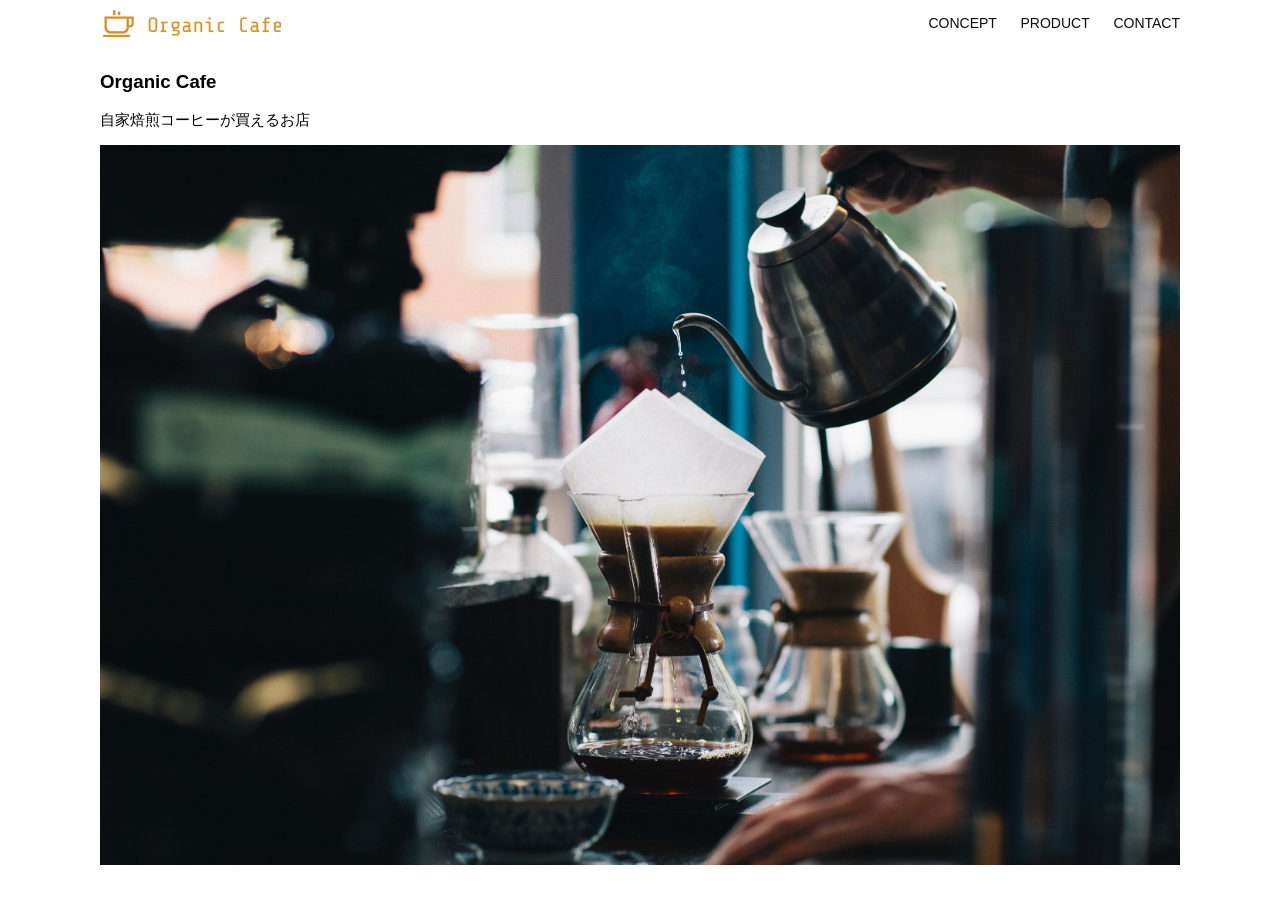
<file: html-css-kadai_013/index.html>
<!DOCTYPE html>
<html>
  <head>
    <title>Organic Cafe</title>
    <meta charset="UTF-8" />
    <meta name="description" content="自家焙煎のコーヒーがお家で楽しめるOrganic Cafe" />
    <meta name="viewport" content="width=device-width, initial-scale=1.0" />
    <link rel="stylesheet" href="style.css" />
  </head>
  <body>
    <!-- ヘッダー -->
    <header>
      <!-- ロゴ -->
      <a href="index.html" id="logo"><img src="images/logo.png" alt="トップページに戻る"></a>
      <!-- PC用ナビゲーション -->
      <nav id="nav-pc">
        <a href="index.html#concept">CONCEPT</a>
        <a href="index.html#product">PRODUCT</a>
        <a href="index.html#contact">CONTACT</a>
      </nav>
      <!-- スマホ用メニューボタン -->
      <img id="menu-sp" src="images/button-menu.png" alt="ナビゲーションを開く" onclick="document.getElementById('nav-sp').style.display = 'block'">
      <!-- スマホ用ナビゲーション -->
      <nav id="nav-sp">
        <img id="close" src="images/button-close.png" alt="ナビゲーションを閉じる" onclick="document.getElementById('nav-sp').style.display = 'none'">
        <a id="logo-sp" href="index.html" onclick="document.getElementById('nav-sp').style.display = 'none'">
          <img src="images/logo-sp.png" alt="トップページに戻る"></a>
          <a class="menu" href="index.html#concept" onclick="document.getElementById('nav-sp').style.display = 'none'">CONCEPT</a>
          <a class="menu" href="index.html#product" onclick="document.getElementById('nav-sp').style.display = 'none'">PRODUCT</a>
          <a class="menu" href="index.html#contact" onclick="document.getElementById('nav-sp').style.display = 'none'">CONTACT</a>
      </nav>
    </header>
    <main>
      <article>
        <!-- メインビジュアル -->
        <section id="main-visual">
          <div id="main-message">
            <h1>Organic Cafe</h1>
            <p>自家焙煎コーヒーが買えるお店</p>
          </div>
          <img src="images/main-image.jpg" alt="コーヒーをハンドドリップで淹れる画像" />
        </section>
      </article>
    </main>
  </body>
   </html>
</file>
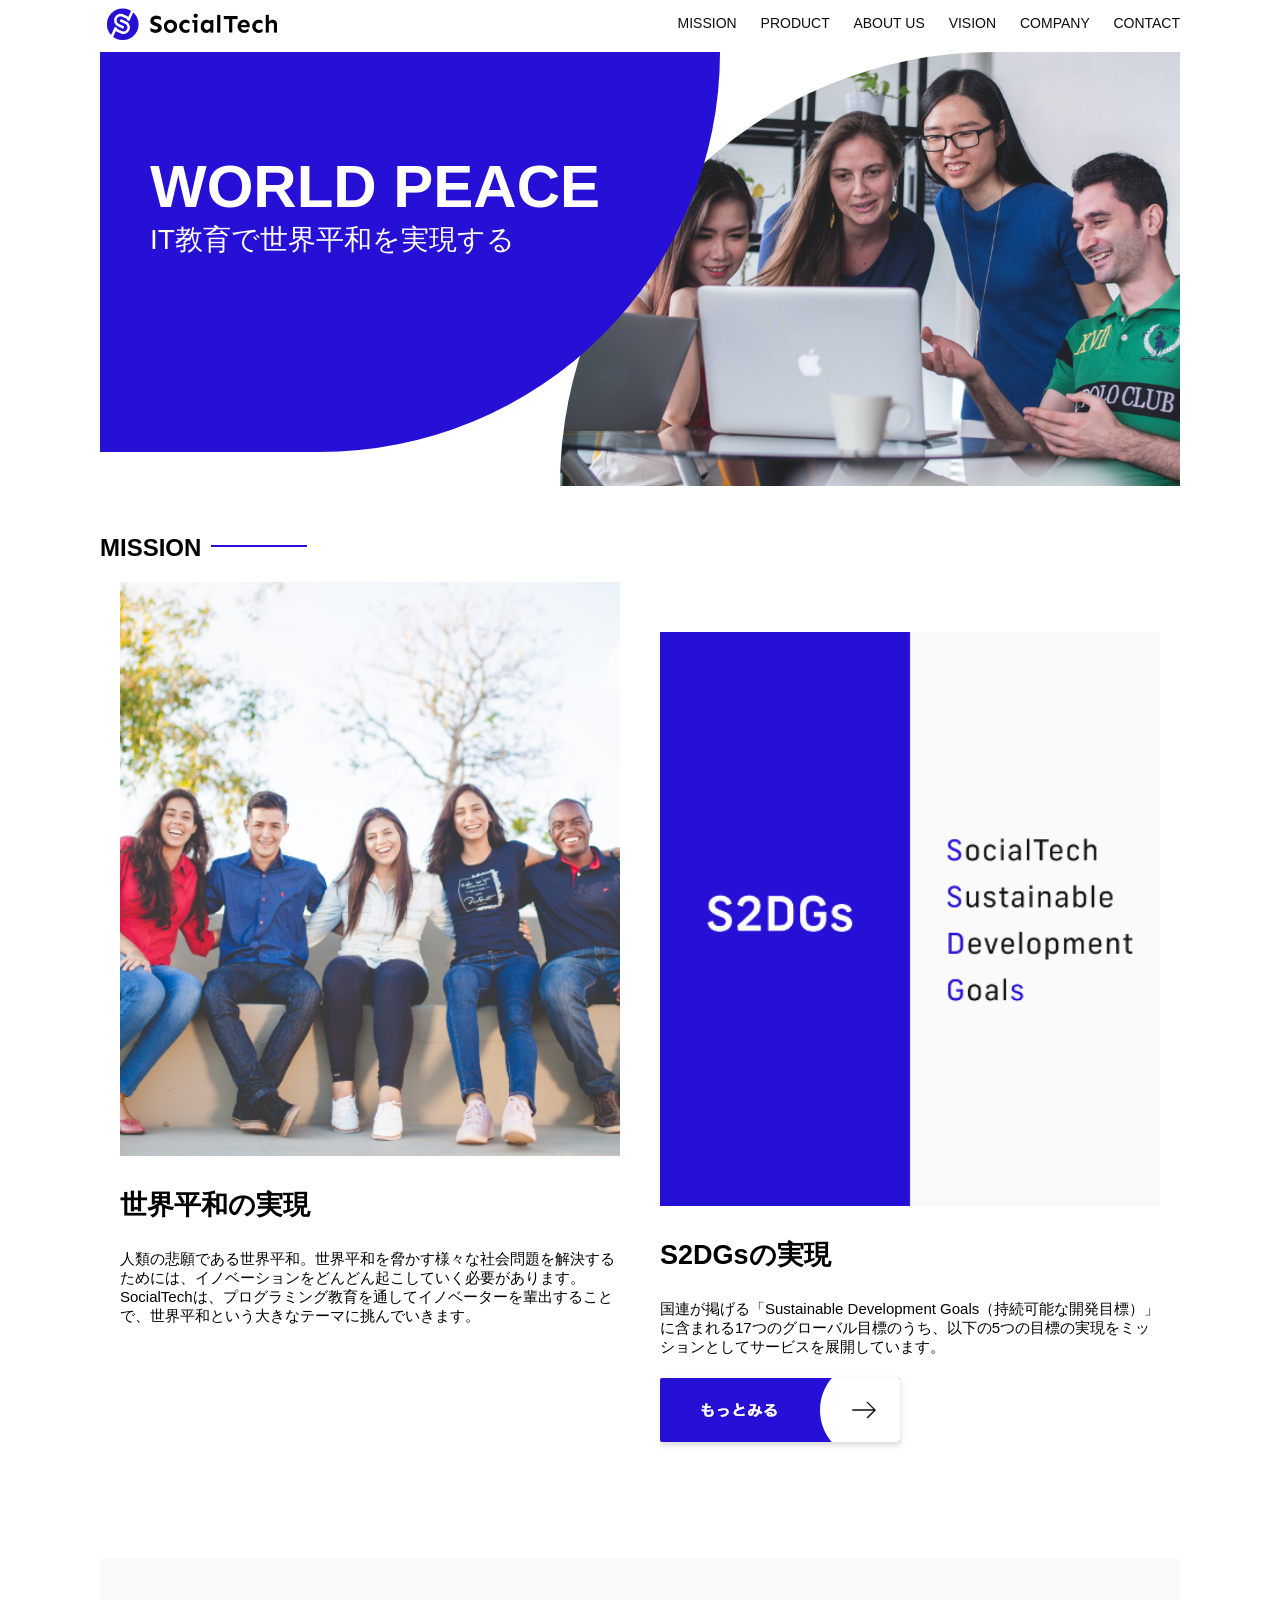
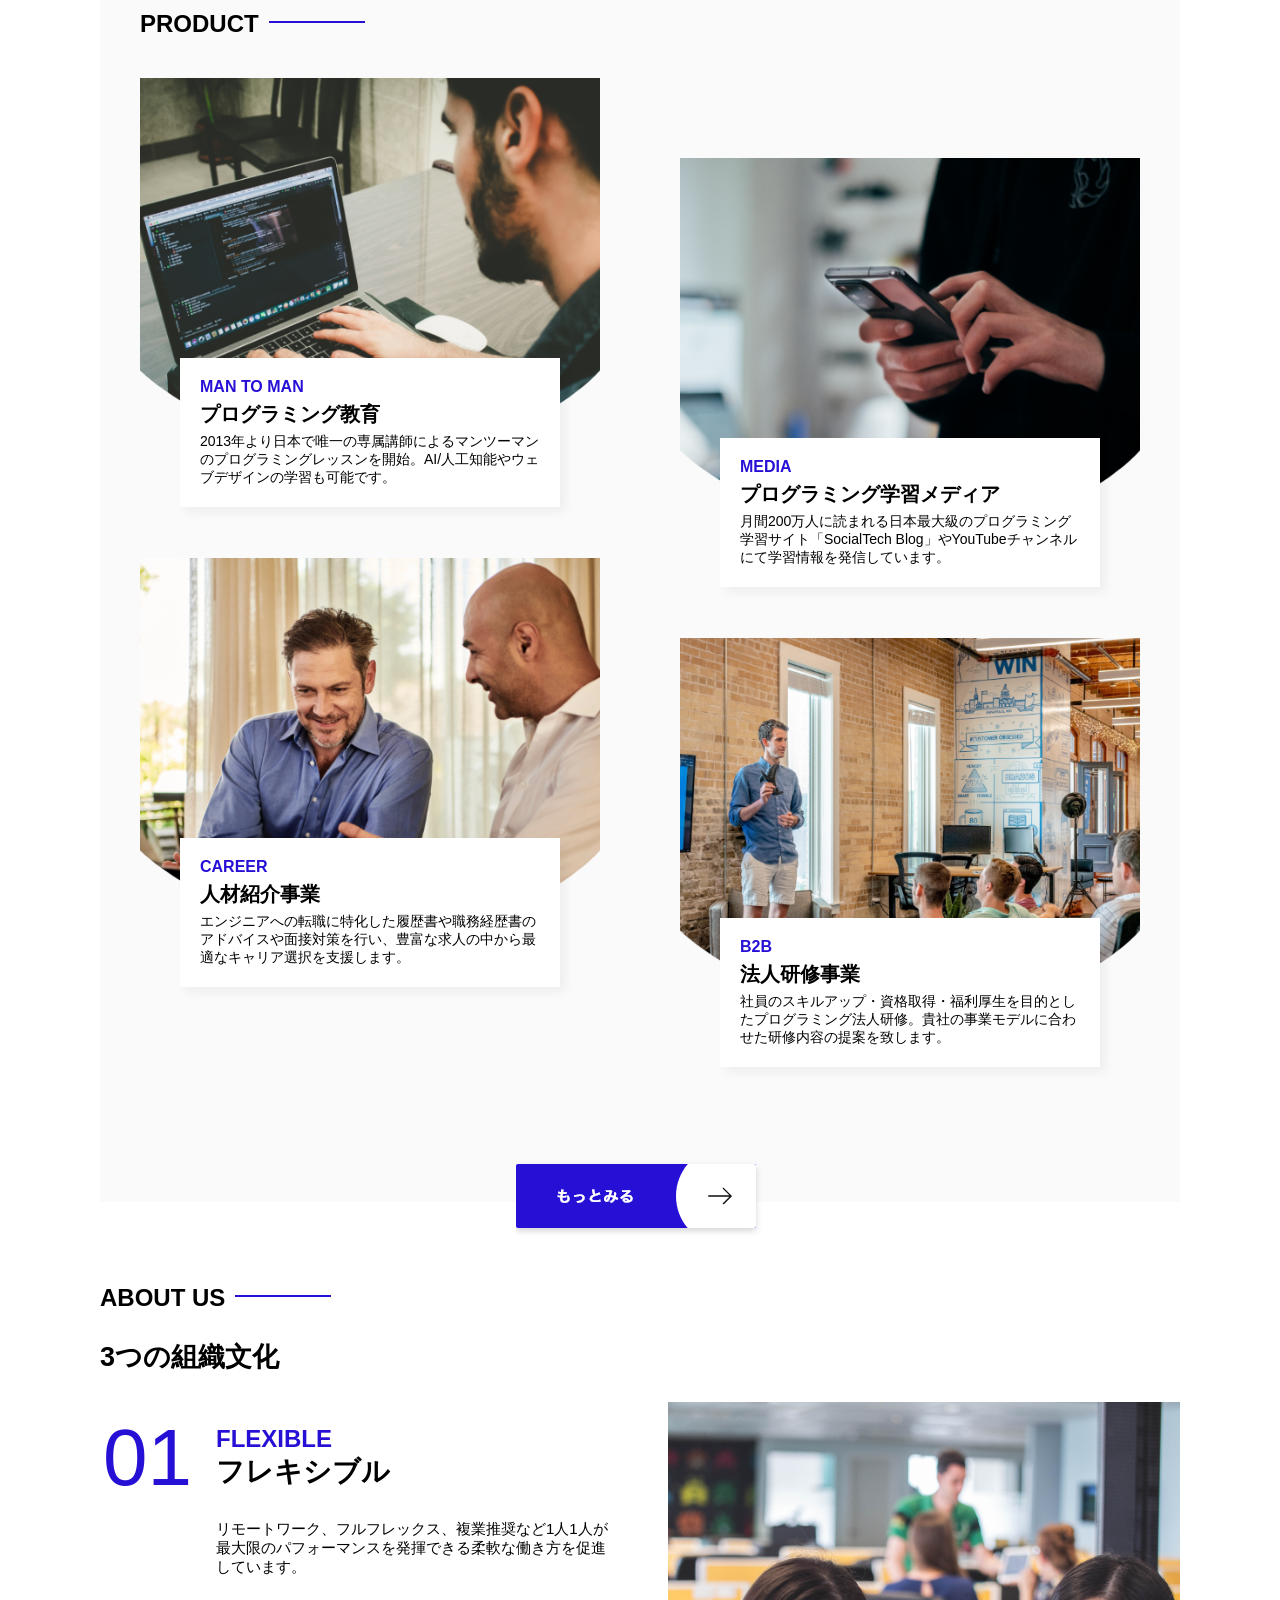
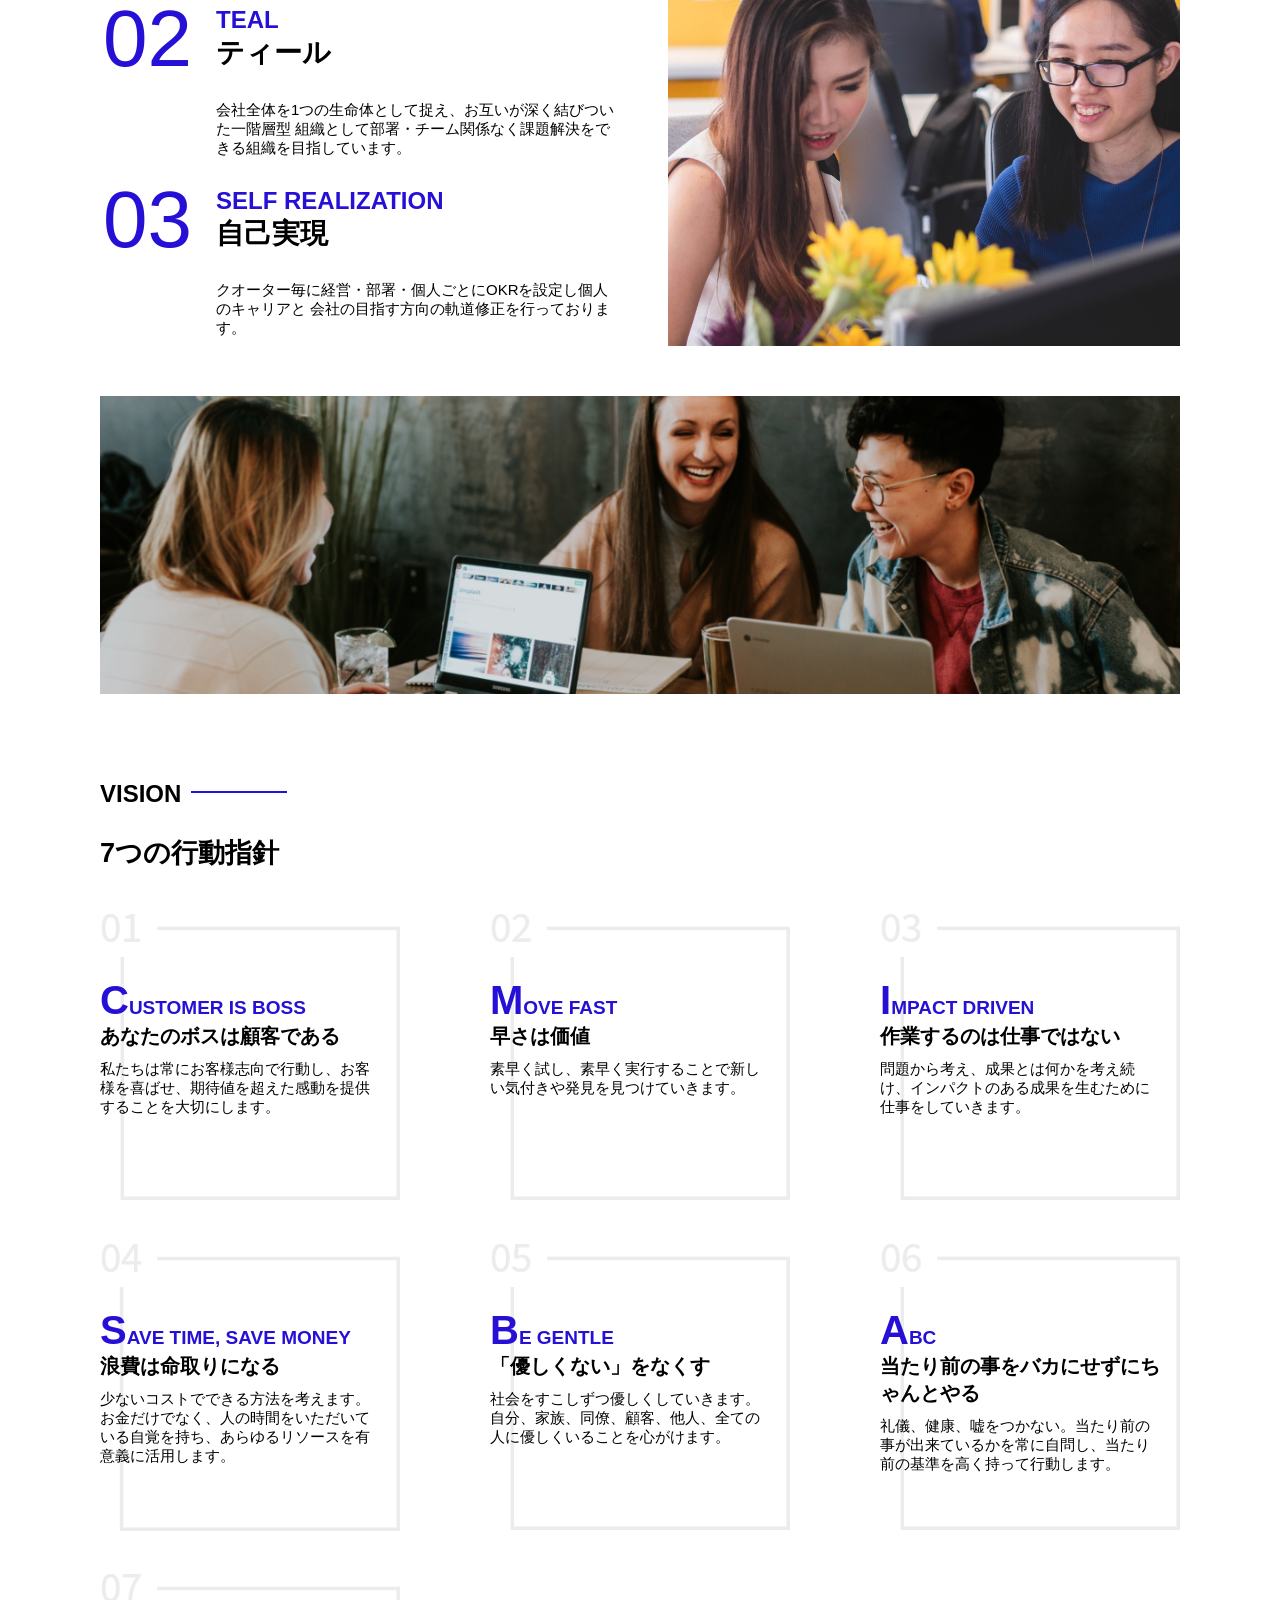
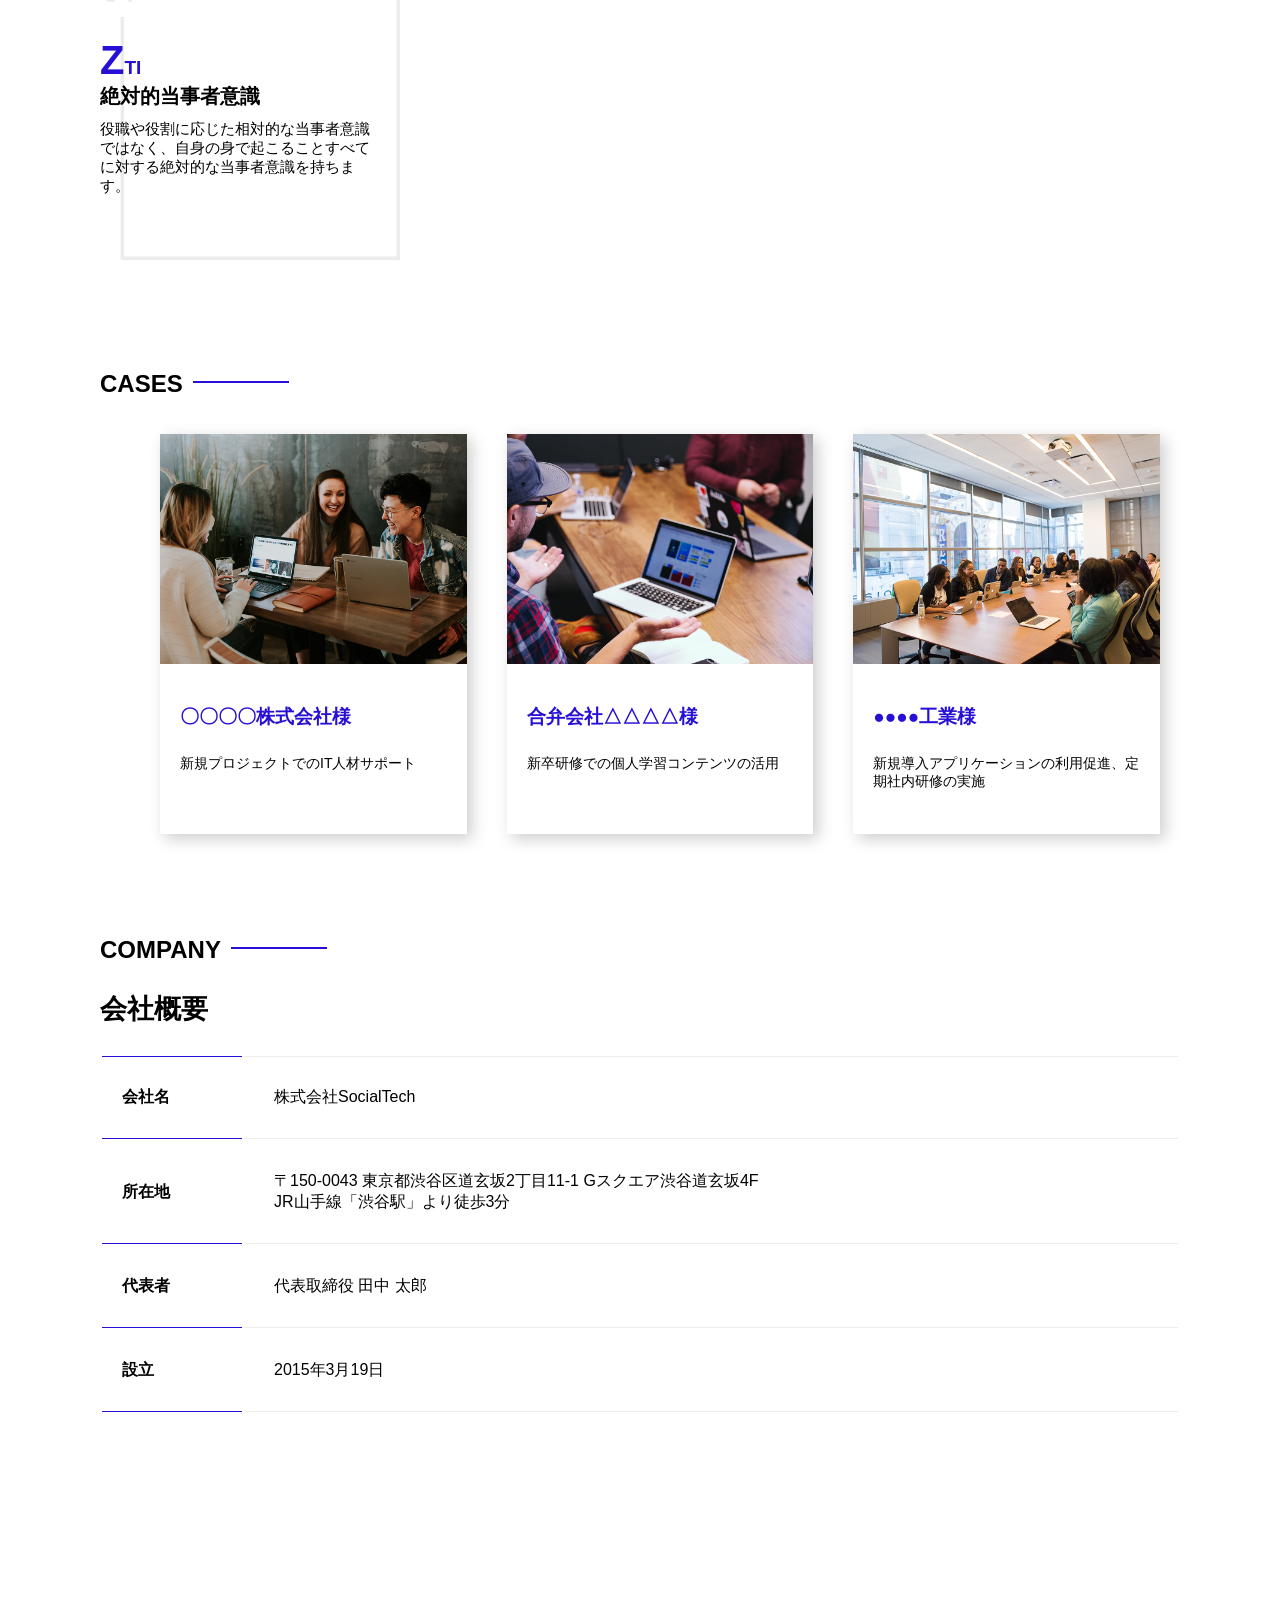
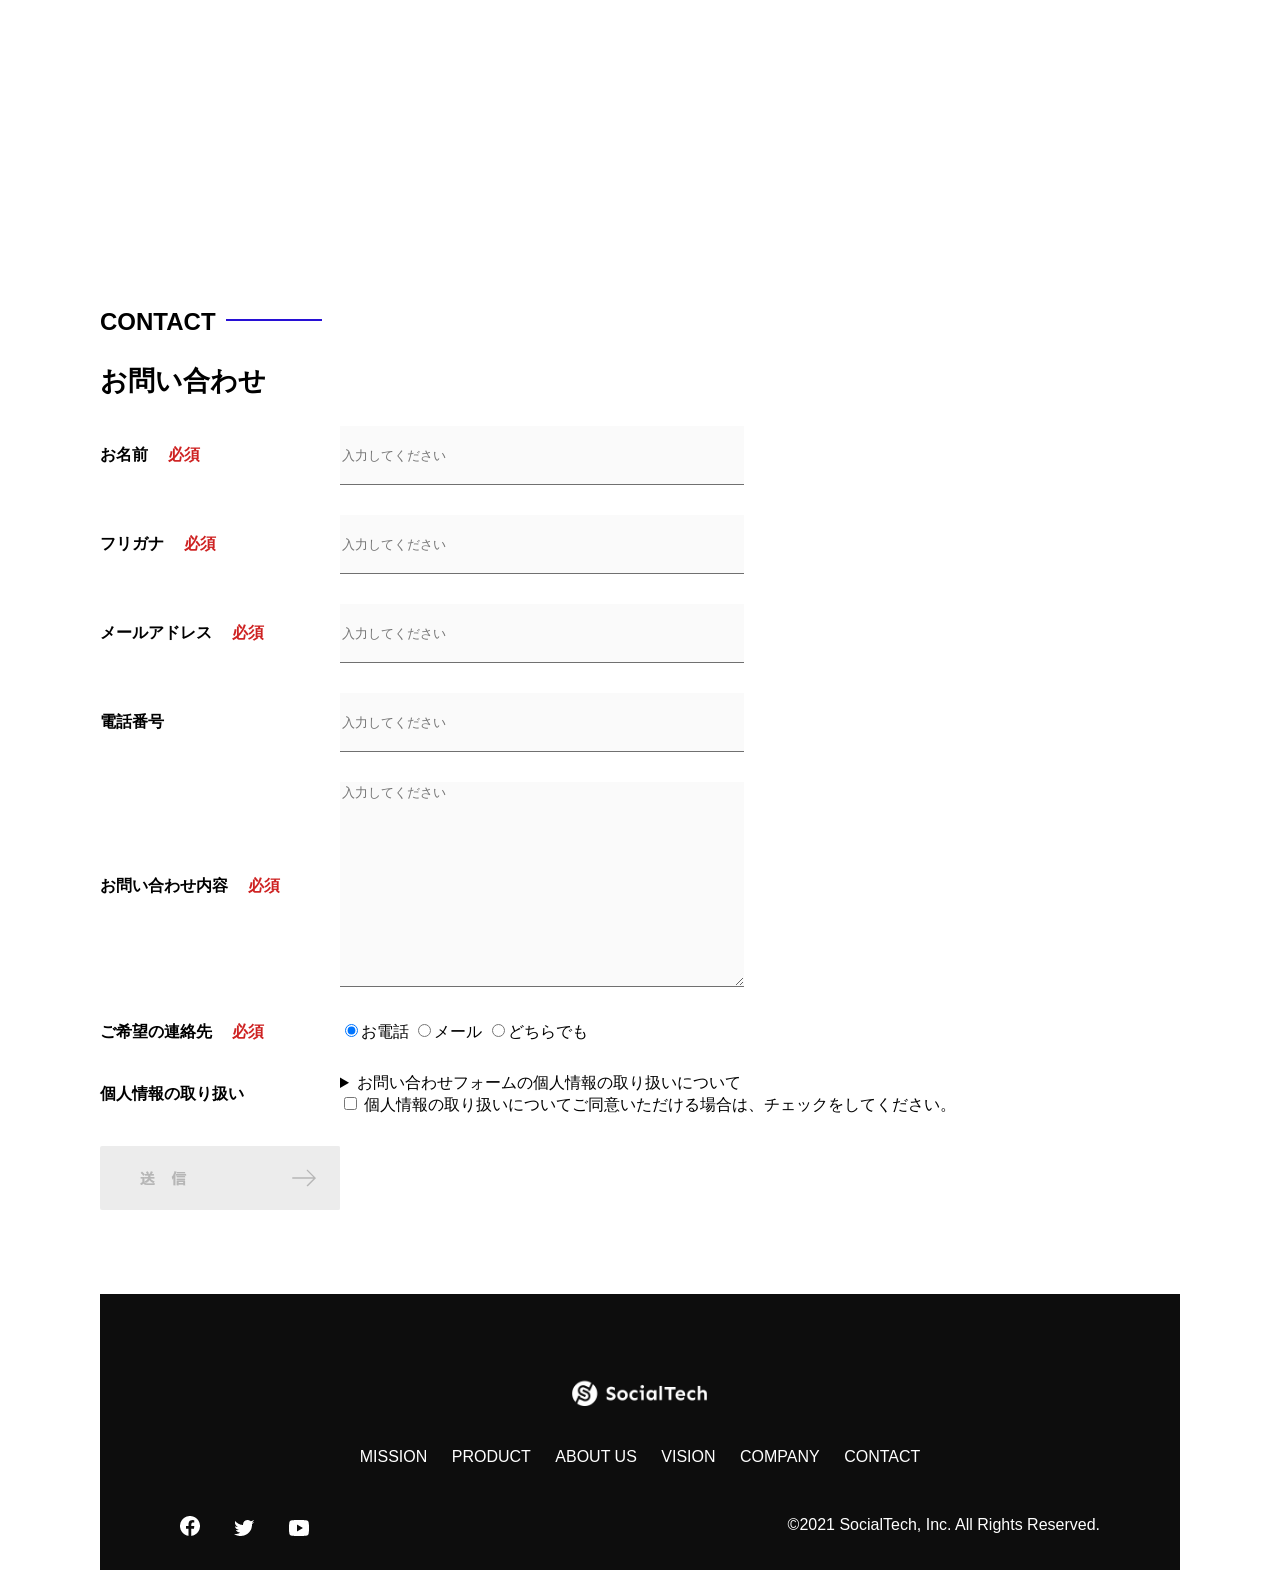
<file: kadai_tutorial_output/index.html>
<!DOCTYPE html>
<html>
  <head>
    <title>SocialTech</title>
    <meta charset="UTF-8">
    <meta name="description" content="SocialTechはEdTech業界のリーディングカンパニーを目指します。">
    <meta name="viewport" content="width=device-width, initial-scale=1.0">
    <link rel="stylesheet" href="style.css">
</head>
<body>
     <!-- ヘッダー -->
   <header>
    <!-- ロゴ -->
    <a href="index.html" id="logo"><img src="images/logo.png" alt="トップページに戻る"></a>
    <!-- PC用ナビゲーション -->
    <nav id="nav-pc">
        <a href="mission.html">MISSION</a>
        <a href="product.html">PRODUCT</a>
        <a href="index.html#aboutus">ABOUT US</a>
        <a href="index.html#vision">VISION</a>
        <a href="index.html#company">COMPANY</a>
        <a href="index.html#contact">CONTACT</a>
      </nav>
      <!-- スマホ用メニューボタン -->
     <img id="menu-sp" src="images/button-menu.png" alt="ナビゲーションを開く" onclick="document.getElementById('nav-sp').style.display = 'block'">
        <!-- スマホ用ナビゲーション -->
        <nav id="nav-sp">
          <img id="close" src="images/button-close.png" alt="ナビゲーションを閉じる" onclick="document.getElementById('nav-sp').style.display = 'none'">
          <a id="logo-sp" href="index.html" onclick="document.getElementById('nav-sp').style.display = 'none'"><img
              src="images/logo-sp.png" alt="トップページに戻る"></a>
          <a class="menu" href="mission.html" onclick="document.getElementById('nav-sp').style.display = 'none'">MISSION</a>
          <a class="menu" href="product.html" onclick="document.getElementById('nav-sp').style.display = 'none'">PRODUCT</a>
          <a class="menu" href="index.html#aboutus" onclick="document.getElementById('nav-sp').style.display = 'none'">ABOUT
            US</a>
          <a class="menu" href="index.html#vision"
            onclick="document.getElementById('nav-sp').style.display = 'none'">VISION</a>
          <a class="menu" href="index.html#company"
            onclick="document.getElementById('nav-sp').style.display = 'none'">COMPANY</a>
          <a class="menu" href="index.html#contact"
            onclick="document.getElementById('nav-sp').style.display = 'none'">CONTACT</a>
          <div id="sns">
            <a href="https://www.facebook.com/sejuku2013"><img src="images/button-facebook.png" alt="Facebookのリンク"></a>
            <a href="https://twitter.com/samuraijuku"><img src="images/button-twitter.png" alt="Twitterのリンク"></a>
            <a href="https://www.youtube.com/channel/UCCFOQO5aDK0xXam4cUQXT8g"><img src="images/button-youtube.png" alt="YouTubeのリンク"></a>
          </div>
        </nav>
    </header>
     <main>
       <article>
        <!-- メインビジュアル -->
        <section id="main-visual">
          <div id="main-message">
            <h1>WORLD PEACE</h1>
            <p>IT教育で世界平和を実現する</p>
        </div>
        <img src="images/index/index-main.png" alt="PCの周りに集まる多国籍の仲間たち">
        </section>
<!--ミッション-->
<section id="mission">
  <h2 class="index-h2">MISSION</h2>
<div id="mission-flex">
    <div>
      <img id="mission-photo" src="images/index/index-mission.png" alt="屋外のベンチで写真を撮影する多国籍の仲間たち">
      <h3>世界平和の実現</h3>
      <p>
        人類の悲願である世界平和。世界平和を脅かす様々な社会問題を解決するためには、イノベーションをどんどん起こしていく必要があります。SocialTechは、プログラミング教育を通してイノベーターを輩出することで、世界平和という大きなテーマに挑んでいきます。
      </p>
    </div>
    <div>
      <img id="s2dgs" src="images/index/s2dgs.png" alt="S2DGs">
             <h3>S2DGsの実現</h3>
             <p>国連が掲げる「Sustainable Development Goals（持続可能な開発目標）」に含まれる17つのグローバル目標のうち、以下の5つの目標の実現をミッションとしてサービスを展開しています。</p>
             <a href="mission.html">
               <img src="images/button-more.png" alt="もっとみる">
             </a>
    </div>
  </div>
</section>
 <!-- プロダクト -->
 <section id="product">
  <h2 class="index-h2">PRODUCT</h2>
  <div>
    <div id="product-left">
      <div>
        <img class="product-photo" src="images/index/index-mantoman.png" alt="PCでコードを書く男性">
        <div class="product-explain">
          <span>MAN TO MAN</span>
          <h3>プログラミング教育</h3>
          <p>2013年より日本で唯一の専属講師によるマンツーマンのプログラミングレッスンを開始。AI/人工知能やウェブデザインの学習も可能です。</p>
        </div>
      </div>
      <div>
        <img class="product-photo" src="images/index/index-career.png" alt="笑顔で話し合う2人の男性">
        <div class="product-explain">
          <span>CAREER</span>
          <h3>人材紹介事業</h3>
          <p>エンジニアへの転職に特化した履歴書や職務経歴書のアドバイスや面接対策を行い、豊富な求人の中から最適なキャリア選択を支援します。</p>
        </div>
      </div>
    </div>
    <div id="product-right">
      <div>
        <img class="product-photo" src="images/index/index-media.png" alt="スマートフォンを操作する人">
        <div class="product-explain">
          <span>MEDIA</span>
          <h3>プログラミング学習メディア</h3>
          <p>月間200万人に読まれる日本最大級のプログラミング学習サイト「SocialTech Blog」やYouTubeチャンネルにて学習情報を発信しています。</p>
        </div>
      </div>
      <div>
        <img class="product-photo" src="images/index/index-b2b.png" alt="講演中の男性とそれを聴く人々">
        <div class="product-explain">
          <span>B2B</span>
          <h3>法人研修事業</h3>
          <p>社員のスキルアップ・資格取得・福利厚生を目的としたプログラミング法人研修。貴社の事業モデルに合わせた研修内容の提案を致します。</p>
        </div>
      </div>
    </div>
  </div>
  <div>
    <a id="product-more" href="product.html">
      <img src="images/button-more.png" alt="もっとみる">
    </a>
  </div>
</section>
  <!---ABOUT US-->
  <section id="aboutus">
    <h2 class="index-h2">ABOUT US</h2>
    <h3>3つの組織文化</h3>
    <div>
      <table class="culture-table">
        <tr>
          <td>
            <span class="culture-num">01</span>
          </td>
          <td>
            <span class="culture-en">FLEXIBLE</span>
            <span class="culture-jp">フレキシブル</span>
          </td>
        </tr>
        <tr>
          <td>
            <!--空のセル-->
          </td>
          <td>
            <p class="culture-description">
              リモートワーク、フルフレックス、複業推奨など1人1人が最大限のパフォーマンスを発揮できる柔軟な働き方を促進しています。
            </p>
          </td>
        </tr>
        <tr>
          <td>
            <span class="culture-num">02</span>
          </td>
          <td>
            <span class="culture-en">TEAL</span>
            <span class="culture-jp">ティール</span>
          </td>
        </tr>
        <tr>
          <td>
            <!--空のセル-->
          </td>
          <td>
            <p class="culture-description">
              会社全体を1つの生命体として捉え、お互いが深く結びついた一階層型
              組織として部署・チーム関係なく課題解決をできる組織を目指しています。
            </p>
          </td>
        </tr>
        <tr>
          <td>
            <span class="culture-num">03</span>
          </td>
          <td>
            <span class="culture-en">SELF REALIZATION</span>
            <span class="culture-jp">自己実現</span>
          </td>
        </tr>
        <tr>
          <td>
            <!--空のセル-->
          </td>
          <td>
            <p class="culture-description">
              クオーター毎に経営・部署・個人ごとにOKRを設定し個人のキャリアと
              会社の目指す方向の軌道修正を行っております。
            </p>
          </td>
        </tr>
      </table>
      <img class="culture-img" src="images/index/index-aboutus1.png" alt="笑顔で話し合う2人の女性">
    </div>
    <img class="culture-img2" src="images/index/index-aboutus2.png" alt="笑顔で話し合う3人の男女">
  </section>
   <!-- VISION -->
   <section id="vision">
    <h2 class="index-h2">VISION</h2>
    <h3>7つの行動指針</h3>
    <div>
      <div class="vision-box">
        <img src="images/index/vision-01.png" alt="01">
        <span>
          <h4>CUSTOMER IS BOSS</h4>
          <h5>あなたのボスは顧客である</h5>
          <p>私たちは常にお客様志向で行動し、お客様を喜ばせ、期待値を超えた感動を提供することを大切にします。</p>
        </span>
      </div>
       <div class="vision-box">
         <img src="images/index/vision-02.png" alt="02">
         <span>
           <h4>MOVE FAST</h4>
           <h5>早さは価値</h5>
           <p>素早く試し、素早く実行することで新しい気付きや発見を見つけていきます。</p>
         </span>
       </div>
       <div class="vision-box">
         <img src="images/index/vision-03.png" alt="03">
         <span>
           <h4>IMPACT DRIVEN</h4>
           <h5>作業するのは仕事ではない</h5>
           <p>問題から考え、成果とは何かを考え続け、インパクトのある成果を生むために仕事をしていきます。</p>
         </span>
       </div>
       <div class="vision-box">
         <img src="images/index//vision-04.png" alt="04">
         <span>
           <h4>SAVE TIME, SAVE MONEY</h4>
           <h5>浪費は命取りになる</h5>
           <p>少ないコストでできる方法を考えます。お金だけでなく、人の時間をいただいている自覚を持ち、あらゆるリソースを有意義に活用します。</p>
         </span>
       </div>
       <div class="vision-box">
         <img src="images/index/vision-05.png" alt="05">
         <span>
           <h4>BE GENTLE</h4>
           <h5>「優しくない」をなくす</h5>
           <p>社会をすこしずつ優しくしていきます。自分、家族、同僚、顧客、他人、全ての人に優しくいることを心がけます。</p>
         </span>
       </div>
       <div class="vision-box">
         <img src="images/index/vision-06.png" alt="06">
         <span>
           <h4>ABC</h4>
           <h5>当たり前の事をバカにせずにちゃんとやる</h5>
           <p>礼儀、健康、嘘をつかない。当たり前の事が出来ているかを常に自問し、当たり前の基準を高く持って行動します。</p>
         </span>
       </div>
       <div class="vision-box">
         <img src="images/index/vision-07.png" alt="07">
         <span>
           <h4>ZTI</h4>
           <h5>絶対的当事者意識</h5>
           <p>役職や役割に応じた相対的な当事者意識ではなく、自身の身で起こることすべてに対する絶対的な当事者意識を持ちます。</p>
         </span>
       </div>
    </div>
  </section>
<!-- CASES -->
<section id="cases">
  <h2 class="index-h2">CASES</h2>
<ul>
  <li class="case-card">
    <img class="case-img" src="./images/index/case-1.png" alt="仲良く語り合う3人">
    <div class="case-info">
    <h4 class="case-name">〇〇〇〇株式会社様</h4>
      <p class="case-content">新規プロジェクトでのIT人材サポート</p>
    </div>
  </li>
  <li class="case-card">
    <img class="case-img" src="./images/index/case-2.png" alt="PCでコンテンツを見る">
    <div class="case-info">
    <h4 class="case-name">合弁会社△△△△様</h4>
      <p class="case-content">新卒研修での個人学習コンテンツの活用</p>
    </div>
  </li>
  <li class="case-card">
    <img class="case-img" src="./images/index/case-3.png" alt="社内研修中の会議室">
    <div class="case-info">
    <h4 class="case-name">●●●●工業様</h4>
      <p class="case-content">新規導入アプリケーションの利用促進、定期社内研修の実施</p>
    </div>
  </li>
</ul>
</section>
  <!-- COMPANY -->
  <section id="company">
    <h2 class="index-h2">COMPANY</h2>
    <h3>会社概要</h3>
    <table id="company-table">
      <tr>
        <th class="tableheader-first">会社名</th>
        <td class="cell-first">株式会社SocialTech</td>
      </tr>
      <tr>
        <th class="tableheader">所在地</th>
        <td class="cell">〒150-0043 東京都渋谷区道玄坂2丁目11-1 Gスクエア渋谷道玄坂4F<br>JR山手線「渋谷駅」より徒歩3分</td>
      </tr>
      <tr>
        <th class="tableheader">代表者</th>
        <td class="cell">代表取締役 田中 太郎</td>
      </tr>
      <tr>
        <th class="tableheader">設立</th>
        <td class="cell">2015年3月19日</td>
      </tr>
    </table>
    <iframe
           src="https://www.google.com/maps/embed?pb=!1m18!1m12!1m3!1d3241.7759544892483!2d139.69399665123464!3d35.65789123876098!2m3!1f0!2f0!3f0!3m2!1i1024!2i768!4f13.1!3m3!1m2!1s0x60188caa0042e8d1%3A0xba130bea826a7aa2!2z44CSMTUwLTAwNDMg5p2x5Lqs6YO95riL6LC35Yy66YGT546E5Z2C77yS5LiB55uu77yR77yR4oiS77yR!5e0!3m2!1sja!2sjp!4v1636872991912!5m2!1sja!2sjp"
           style="border:0;" allowfullscreen="" loading="lazy">
         </iframe>
  </section>
   <!-- お問い合わせフォーム -->
   <section id="contact">
    <h2 class="index-h2">CONTACT</h2>
    <h3>お問い合わせ</h3>
      <form action="https://api.staticforms.xyz/submit" method="post">
        <input type="text" name="honeypot" style="display:none">
        <!-- STATIC FORMSのアクセスキー -->
        <input type="hidden" name="accessKey" value="xxxxxxxx-xxxx-xxxx-xxxx-xxxxxxxxxxxx">
        <!--メールのタイトル-->
        <input type="hidden" name="subject" value="お問い合わせフォーム" />
        <!--送信先のメールアドレスをvalueに設定する-->
        <input type="hidden" name="replyTo" value="〇〇〇@△△△.com">
        <!--redirectToのURLは公開後のURLへリンクする-->
        <input type="hidden" name="redirectTo" value="">
      <div>
        <div class="contact-heading">
          <label class="contact-label">お名前<span class="contact-span">必須</span></label>
        </div>
        <div>
          <input type="text" name="name" placeholder="入力してください" class="contact-textbox">
        </div>
      </div>
      <div>
        <div class="contact-heading">
          <label class="contact-label">フリガナ<span class="contact-span">必須</span></label>
        </div>
        <div>
          <input type="text" name="hurigana" placeholder="入力してください" class="contact-textbox">
        </div>
      </div>
      <div>
        <div class="contact-heading">
          <label class="contact-label">メールアドレス<span class="contact-span">必須</span></label>
        </div>
        <div>
          <input type="text" name="email" placeholder="入力してください" class="contact-textbox">
        </div>
      </div>
      <div>
        <div class="contact-heading">
          <label class="contact-label">電話番号</label>
        </div>
        <div>
          <input type="text" name="tel" placeholder="入力してください" class="contact-textbox">
        </div>
      </div>
      <div>
        <div class="contact-heading">
          <label class="contact-label">お問い合わせ内容<span class="contact-span">必須</span></label>
        </div>
        <div>
          <textarea class="contact-textarea" placeholder="入力してください" name="message"></textarea>
        </div>
      </div>
      <div>
        <div class="contact-heading">
          <label class="contact-label">ご希望の連絡先<span class="contact-span">必須</span></label>
        </div>
        <div>
          <input class="radiobutton" type="radio" value="tel" name="contact" checked><label>お電話</label>
          <input class="radiobutton" type="radio" value="mail" name="contact"><label>メール</label>
          <input class="radiobutton" type="radio" value="both" name="contact"><label>どちらでも</label>
        </div>
      </div>
      <div>
        <div class="contact-heading">
          <label class="contact-label">個人情報の取り扱い</label>
        </div>
        <div>
          <details>
            <summary>お問い合わせフォームの個人情報の取り扱いについて</summary>
            <div>
              <span>１．組織の名称又は氏名</span><br>
              株式会社SocialTech<br><br>
              <span>２．個人情報保護管理者（若しくはその代理人）の氏名又は職名、所属及び連絡先
                鈴木 一郎 コーポレート部</span><br>
              メールアドレス：support@socialtech.net<br>
              TEL：03-xxxx-xxxx<br>
              <span>３．個人情報の利用目的</span><br>
              ・本サービス及び本サービスに関連する情報の提供又はそれらに関する連絡のため<br>
              ・ユーザーの本人確認のため<br>
              ・当社サービスのご案内のため<br>
              ・当社の商品等の広告または宣伝（電子メールによるものを含むものとします。）<br><br>
              <span>４．個人情報の取り扱い業務の委託</span><br>
              個人情報の取扱業務の全部または一部を外部に業務委託する場合があります。<br>
              その際、弊社は、個人情報を適切に保護できる管理体制を敷き実行していることを条件として<br>
              委託先を厳選したうえで、機密保持契約を委託先と締結し、お客様の個人情報を厳密に管理させます。<br><br>
              <span>５．個人情報の開示等の請求</span><br>
              お客様は、弊社に対してご自身の個人情報の開示等（利用目的の通知、開示、内容の訂正・追加・削除、利用の停止または消去、第三者への提供の停止）に関して、当社問合わせ窓口に申し出ることができます。<br>
              その際、弊社はお客様ご本人を確認させていただいたうえで、合理的な期間内に対応いたします。<br><br>
              なお、個人情報に関する弊社問合わせ先は、次の通りです。<br><br>
              株式会社SocialTech　個人情報問合せ窓口<br>
              〒150-0043　東京都渋谷区道玄坂2丁目11-1 Ｇスクエア渋谷道玄坂 4F<br>
              メールアドレス：support@socialtech.net　TEL：03-xxxx-xxxx<br><br>
              <span>６．個人情報を提供されることの任意性について</span><br><br>
              お客様がご自身の個人情報を弊社に提供されるか否かは、お客様のご判断によりますが、もしご提供されない場合には、適切なサービスが提供できない場合がありますので予めご了承ください。
            </div>
          </details>
          <input type="checkbox" name="agree">
          <span>個人情報の取り扱いについてご同意いただける場合は、チェックをしてください。</span>
        </div>
      </div>
      <input type="image" src="images/button-submit.png" alt="送信する">
    </form>
  </section>
</article>
<footer>
  <div id="footer-logo">
    <img src="images/logo-sp.png" alt="SocialTech">
  </div>
  <div id="footer-link">
    <a href="mission.html">MISSION</a>
    <a href="product.html">PRODUCT</a>
    <a href="index.html#aboutus">ABOUT US</a>
    <a href="index.html#vision">VISION</a>
    <a href="index.html#company">COMPANY</a>
    <a href="index.html#contact">CONTACT</a>
  </div>
  <div id="sns-footer">
    <a href="https://www.facebook.com/sejuku2013"><img src="images/button-facebook.png" alt="Facebookのリンク"></a>
    <a href="https://twitter.com/samuraijuku"><img src="images/button-twitter.png" alt="Twitterのリンク"></a>
    <a href="https://www.youtube.com/channel/UCCFOQO5aDK0xXam4cUQXT8g"><img src="images/button-youtube.png" alt="YouTubeのリンク"></a>
    <span id="copyright">&copy;2021 SocialTech, Inc. All Rights Reserved. </span>
  </div>
</footer>
</main>
</body>
</html>
</file>
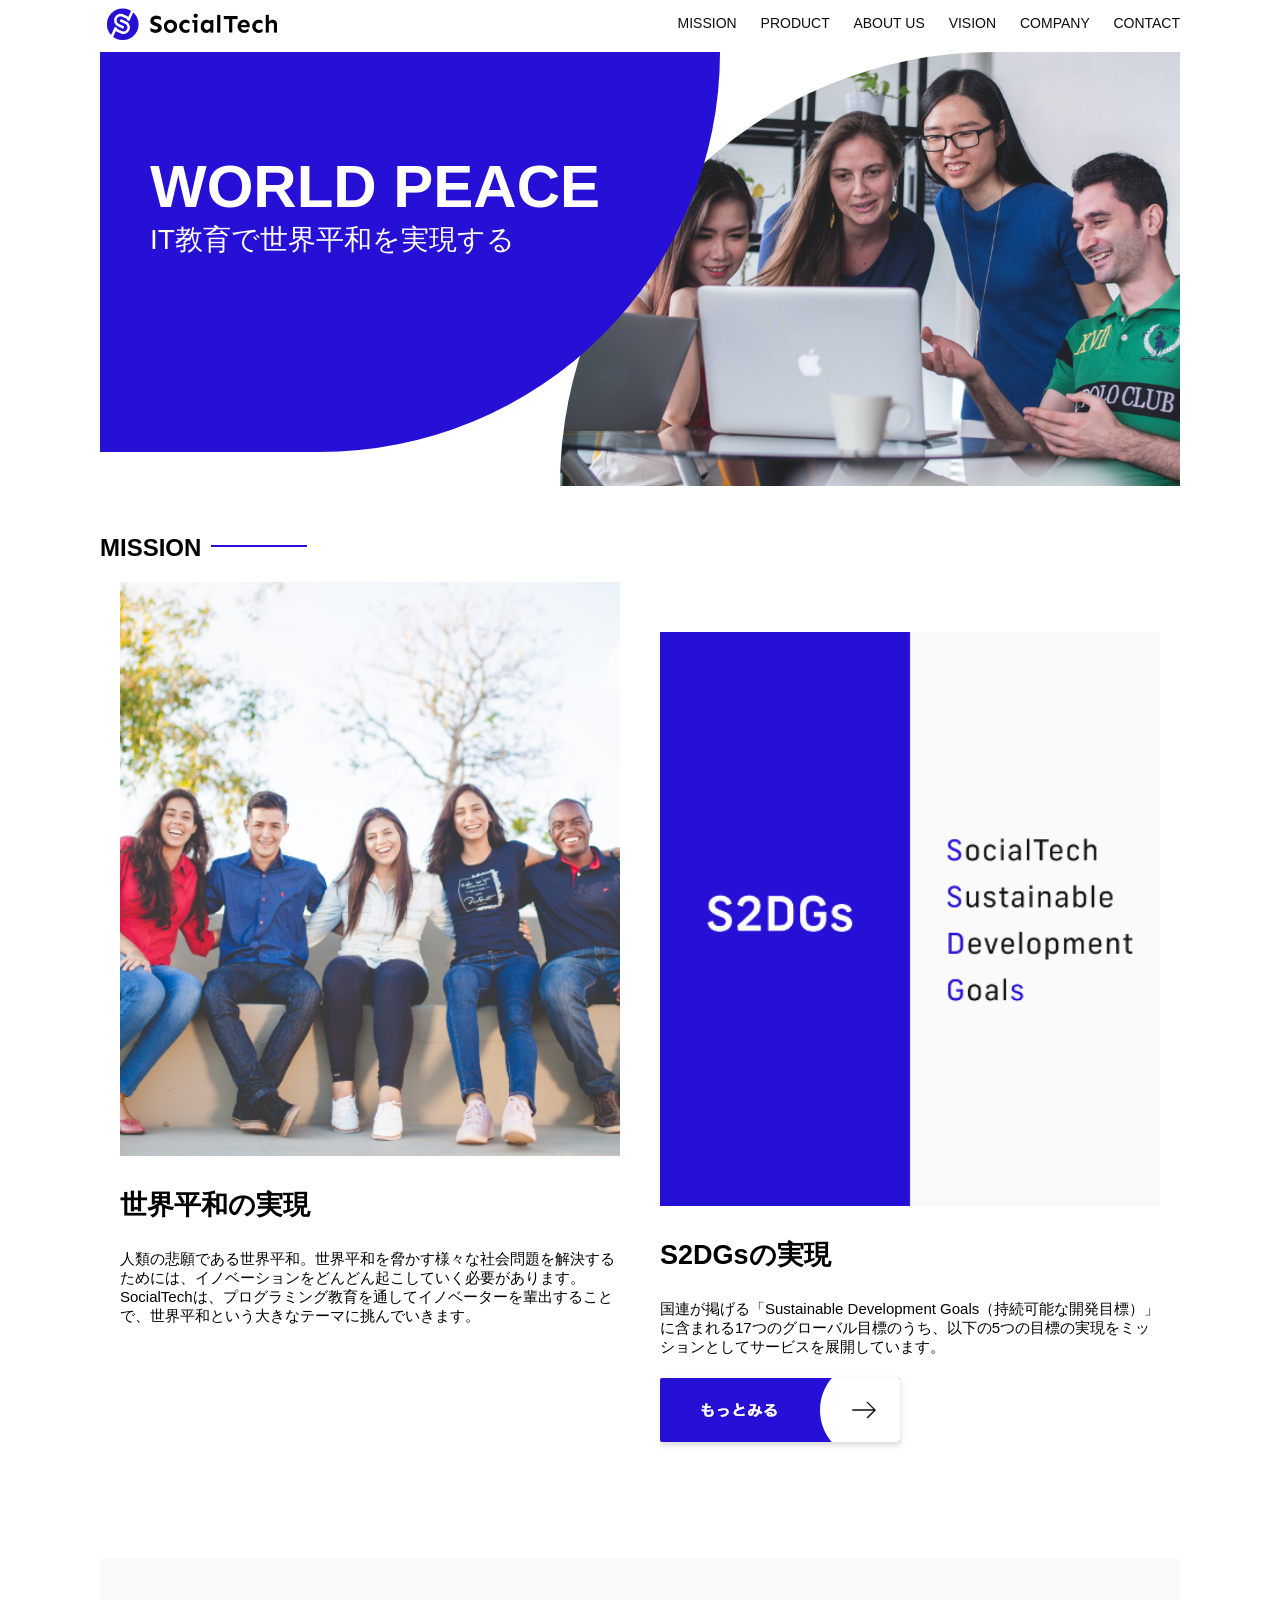
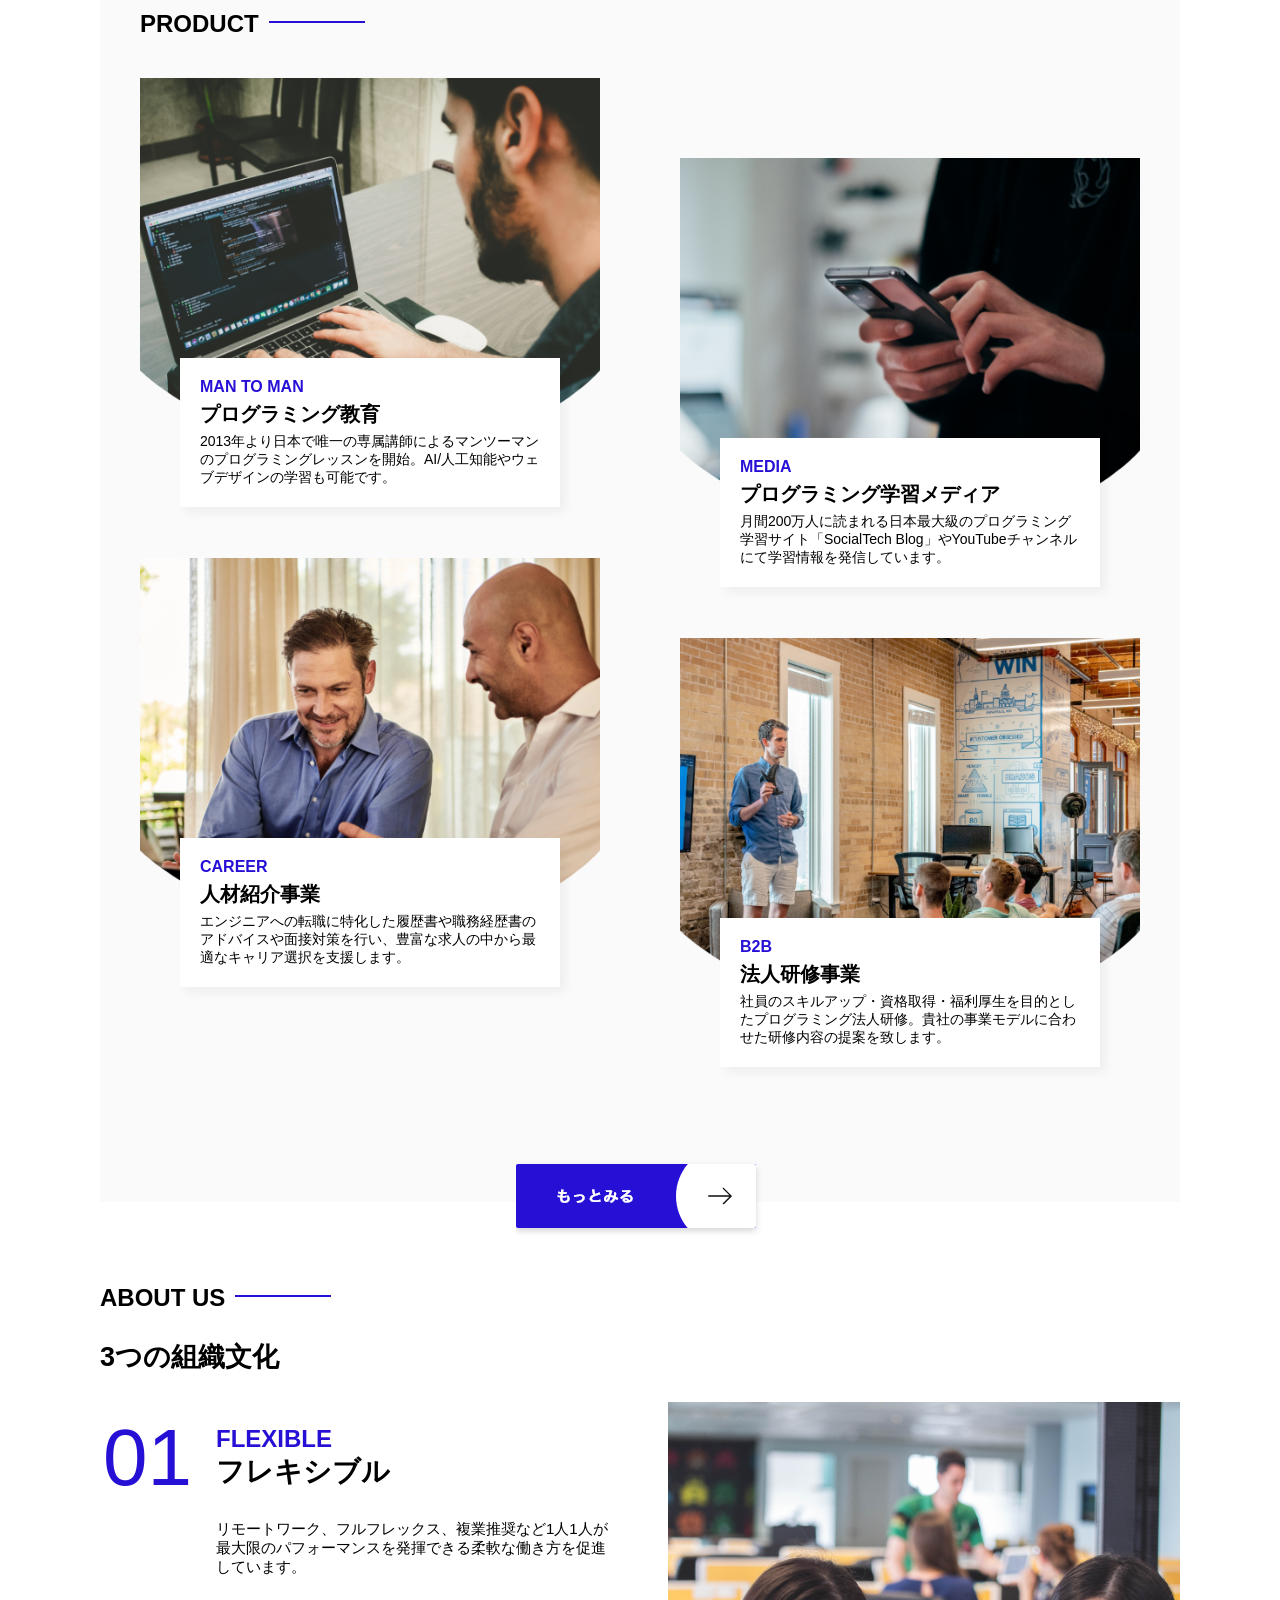
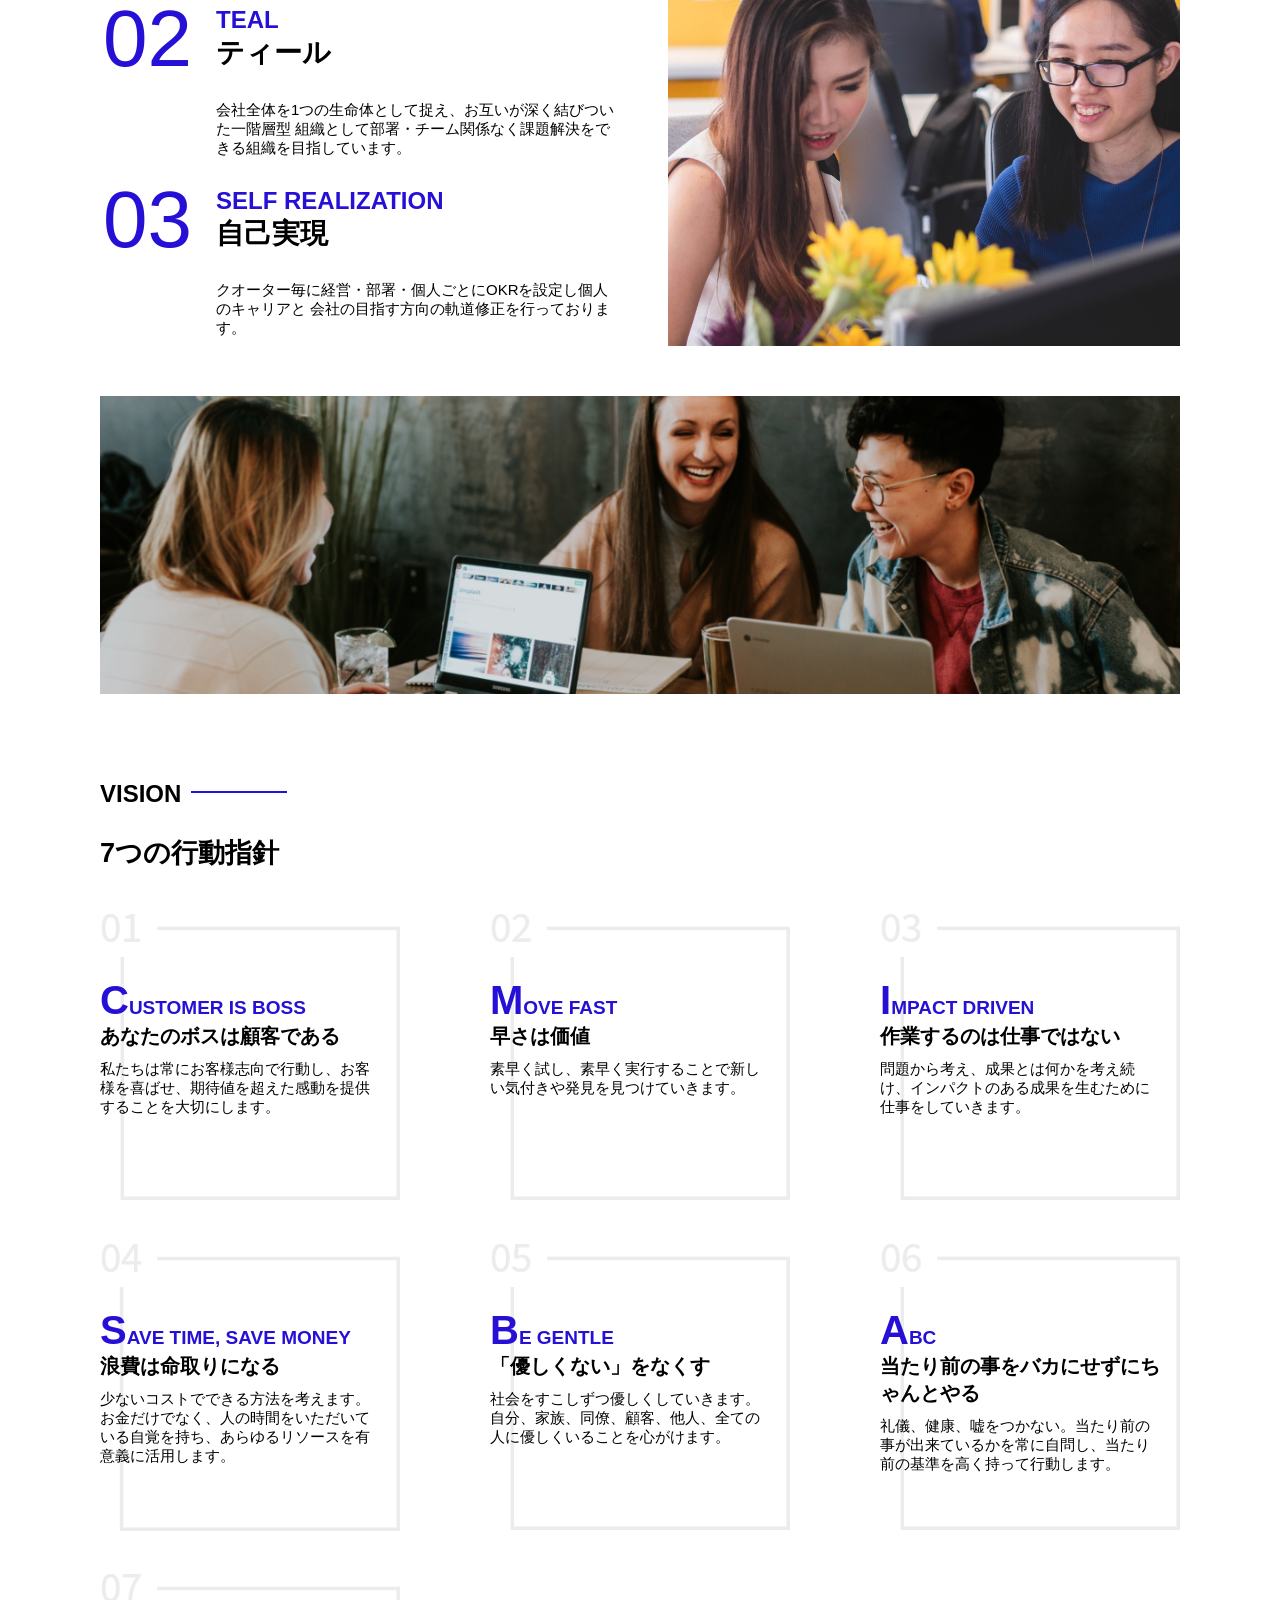
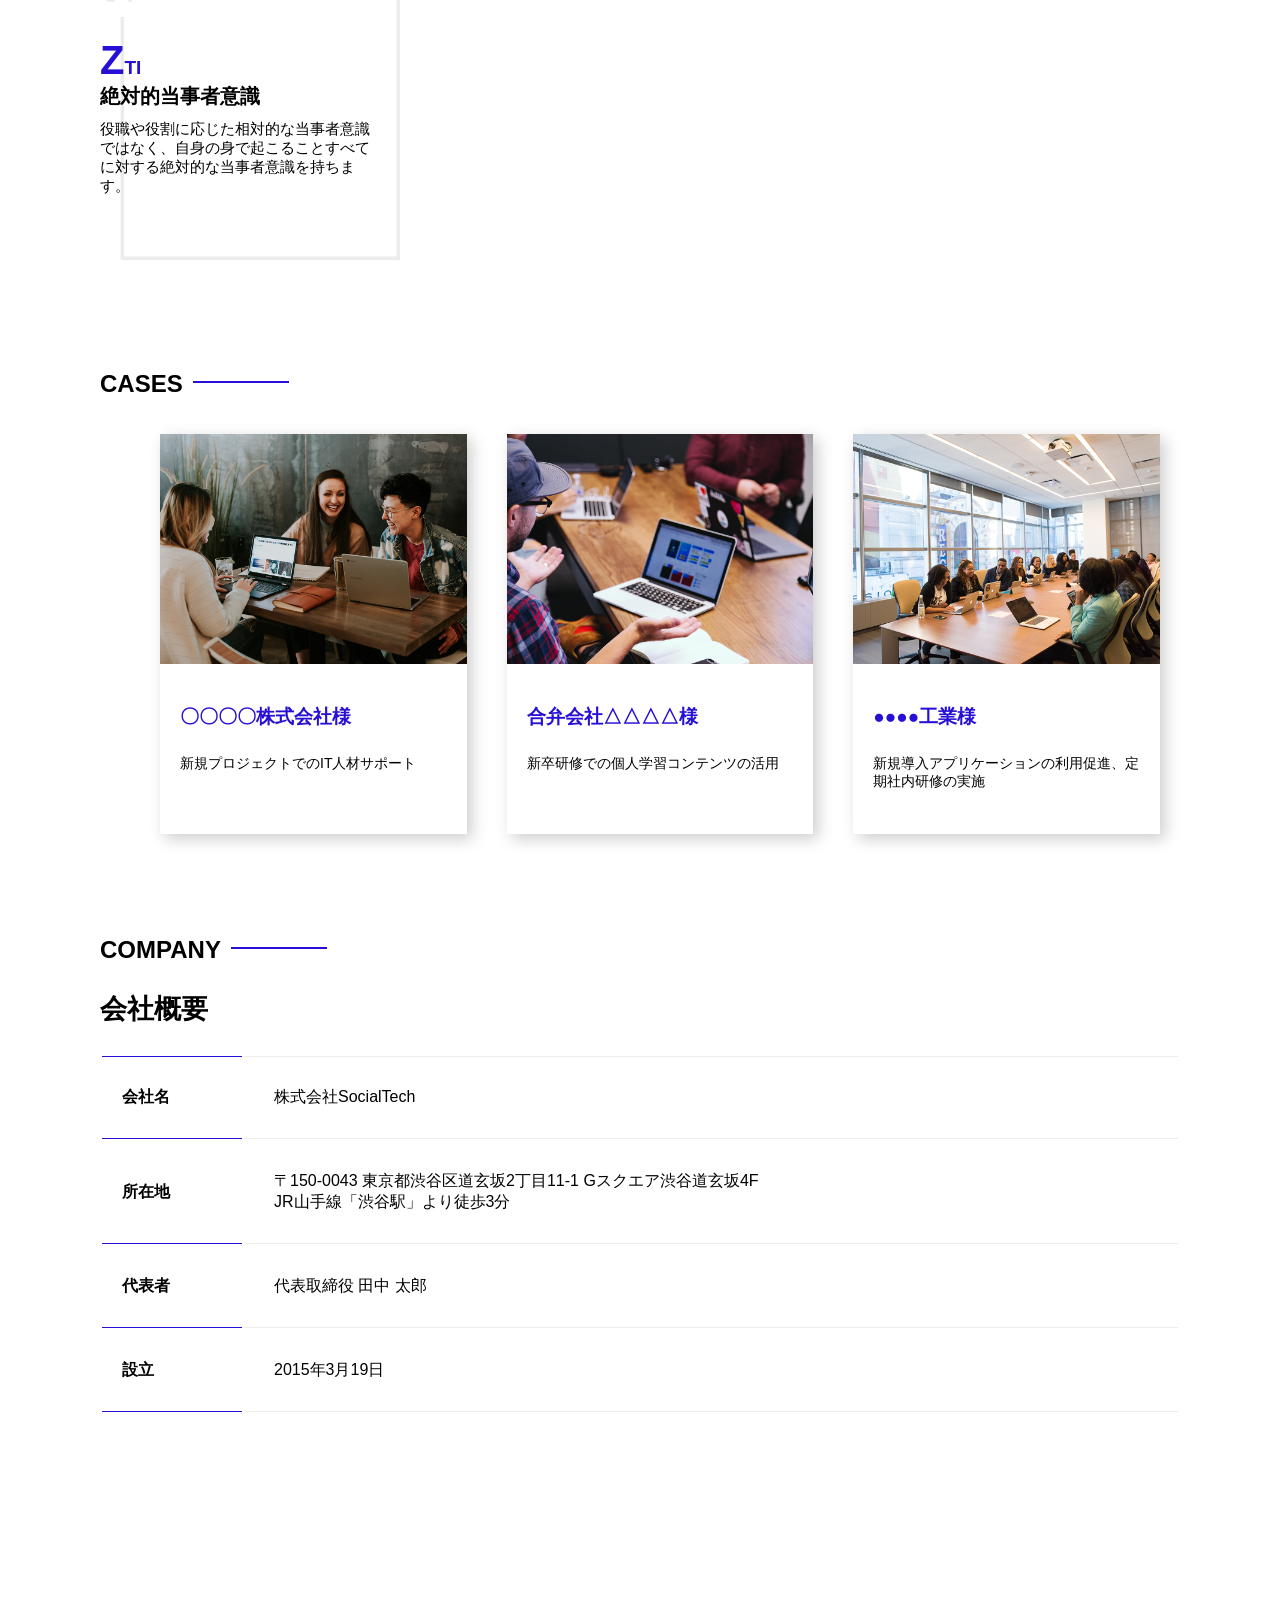
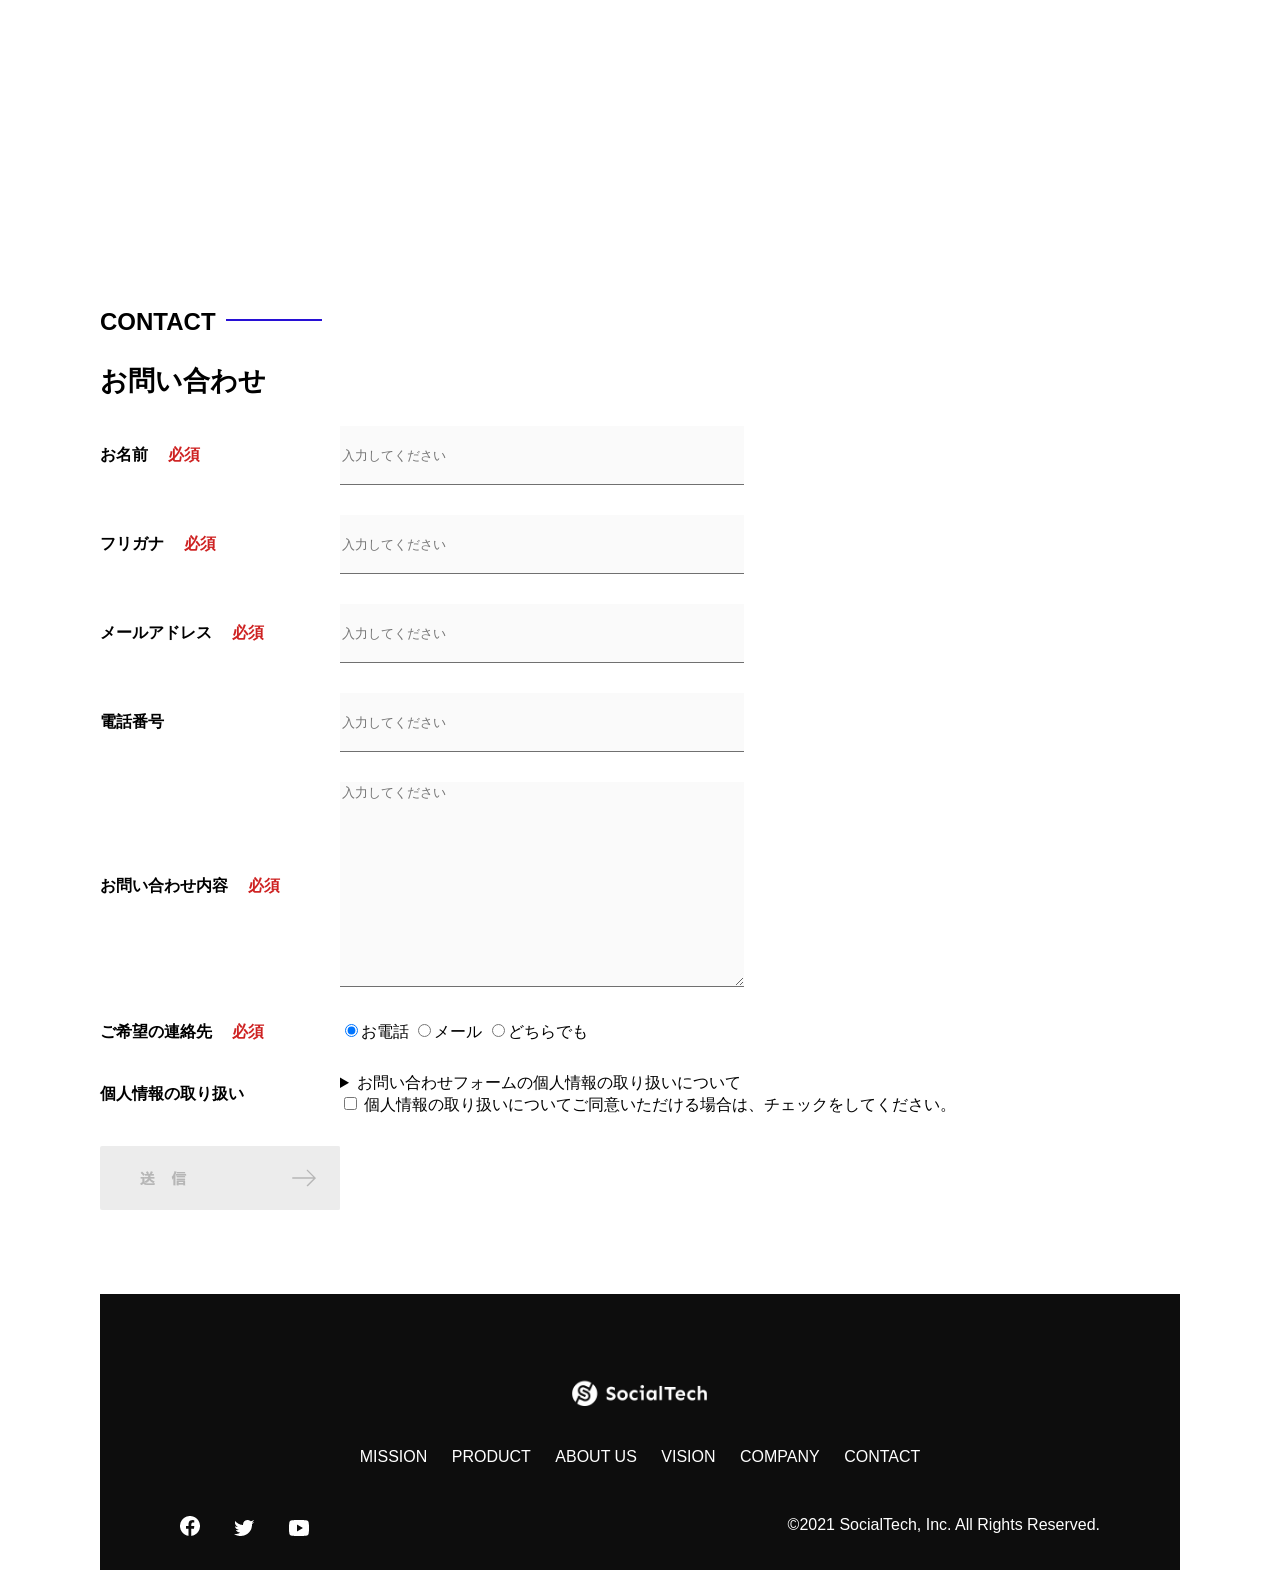
<file: socialtech-kadai_012/index.html>
<!DOCTYPE html>
<html>
  <head>
    <title>SocialTech</title>
    <meta charset="UTF-8">
    <meta name="description" content="SocialTechはEdTech業界のリーディングカンパニーを目指します。">
    <meta name="viewport" content="width=device-width, initial-scale=1.0">
    <link rel="stylesheet" href="style.css">
</head>
<body>
     <!-- ヘッダー -->
   <header>
    <!-- ロゴ -->
    <a href="index.html" id="logo"><img src="./images/logo.png" alt="トップページに戻る"></a>
    <!-- PC用ナビゲーション -->
    <nav id="nav-pc">
        <a href="mission.html">MISSION</a>
        <a href="product.html">PRODUCT</a>
        <a href="index.html#aboutus">ABOUT US</a>
        <a href="index.html#vision">VISION</a>
        <a href="index.html#company">COMPANY</a>
        <a href="index.html#contact">CONTACT</a>
      </nav>
    </header>
     <main>
       <article>
        <!-- メインビジュアル -->
        <section id="main-visual">
          <div id="main-message">
            <h1>WORLD PEACE</h1>
            <p>IT教育で世界平和を実現する</p>
        </div>
        <img src="images/index/index-main.png" alt="PCの周りに集まる多国籍の仲間たち">
        </section>
<!--ミッション-->
<section id="mission">
  <h2 class="index-h2">MISSION</h2>
<div id="mission-flex">
    <div>
      <img id="mission-photo" src="images/index/index-mission.png" alt="屋外のベンチで写真を撮影する多国籍の仲間たち">
      <h3>世界平和の実現</h3>
      <p>
        人類の悲願である世界平和。世界平和を脅かす様々な社会問題を解決するためには、イノベーションをどんどん起こしていく必要があります。SocialTechは、プログラミング教育を通してイノベーターを輩出することで、世界平和という大きなテーマに挑んでいきます。
      </p>
    </div>
    <div>
      <img id="s2dgs" src="images/index/s2dgs.png" alt="S2DGs">
             <h3>S2DGsの実現</h3>
             <p>国連が掲げる「Sustainable Development Goals（持続可能な開発目標）」に含まれる17つのグローバル目標のうち、以下の5つの目標の実現をミッションとしてサービスを展開しています。</p>
             <a href="mission.html">
               <img src="images/button-more.png" alt="もっとみる">
             </a>
    </div>
  </div>
</section>
 <!-- プロダクト -->
 <section id="product">
  <h2 class="index-h2">PRODUCT</h2>
  <div>
    <div id="product-left">
      <div>
        <img class="product-photo" src="images/index/index-mantoman.png" alt="PCでコードを書く男性">
        <div class="product-explain">
          <span>MAN TO MAN</span>
          <h3>プログラミング教育</h3>
          <p>2013年より日本で唯一の専属講師によるマンツーマンのプログラミングレッスンを開始。AI/人工知能やウェブデザインの学習も可能です。</p>
        </div>
      </div>
      <div>
        <img class="product-photo" src="images/index/index-career.png" alt="笑顔で話し合う2人の男性">
        <div class="product-explain">
          <span>CAREER</span>
          <h3>人材紹介事業</h3>
          <p>エンジニアへの転職に特化した履歴書や職務経歴書のアドバイスや面接対策を行い、豊富な求人の中から最適なキャリア選択を支援します。</p>
        </div>
      </div>
    </div>
    <div id="product-right">
      <div>
        <img class="product-photo" src="images/index/index-media.png" alt="スマートフォンを操作する人">
        <div class="product-explain">
          <span>MEDIA</span>
          <h3>プログラミング学習メディア</h3>
          <p>月間200万人に読まれる日本最大級のプログラミング学習サイト「SocialTech Blog」やYouTubeチャンネルにて学習情報を発信しています。</p>
        </div>
      </div>
      <div>
        <img class="product-photo" src="images/index/index-b2b.png" alt="講演中の男性とそれを聴く人々">
        <div class="product-explain">
          <span>B2B</span>
          <h3>法人研修事業</h3>
          <p>社員のスキルアップ・資格取得・福利厚生を目的としたプログラミング法人研修。貴社の事業モデルに合わせた研修内容の提案を致します。</p>
        </div>
      </div>
    </div>
  </div>
  <div>
    <a id="product-more" href="product.html">
      <img src="images/button-more.png" alt="もっとみる">
    </a>
  </div>
</section>
  <!---ABOUT US-->
  <section id="aboutus">
    <h2 class="index-h2">ABOUT US</h2>
    <h3>3つの組織文化</h3>
    <div>
      <table class="culture-table">
        <tr>
          <td>
            <span class="culture-num">01</span>
          </td>
          <td>
            <span class="culture-en">FLEXIBLE</span>
            <span class="culture-jp">フレキシブル</span>
          </td>
        </tr>
        <tr>
          <td>
            <!--空のセル-->
          </td>
          <td>
            <p class="culture-description">
              リモートワーク、フルフレックス、複業推奨など1人1人が最大限のパフォーマンスを発揮できる柔軟な働き方を促進しています。
            </p>
          </td>
        </tr>
        <tr>
          <td>
            <span class="culture-num">02</span>
          </td>
          <td>
            <span class="culture-en">TEAL</span>
            <span class="culture-jp">ティール</span>
          </td>
        </tr>
        <tr>
          <td>
            <!--空のセル-->
          </td>
          <td>
            <p class="culture-description">
              会社全体を1つの生命体として捉え、お互いが深く結びついた一階層型
              組織として部署・チーム関係なく課題解決をできる組織を目指しています。
            </p>
          </td>
        </tr>
        <tr>
          <td>
            <span class="culture-num">03</span>
          </td>
          <td>
            <span class="culture-en">SELF REALIZATION</span>
            <span class="culture-jp">自己実現</span>
          </td>
        </tr>
        <tr>
          <td>
            <!--空のセル-->
          </td>
          <td>
            <p class="culture-description">
              クオーター毎に経営・部署・個人ごとにOKRを設定し個人のキャリアと
              会社の目指す方向の軌道修正を行っております。
            </p>
          </td>
        </tr>
      </table>
      <img class="culture-img" src="images/index/index-aboutus1.png" alt="笑顔で話し合う2人の女性">
    </div>
    <img class="culture-img2" src="images/index/index-aboutus2.png" alt="笑顔で話し合う3人の男女">
  </section>
   <!-- VISION -->
   <section id="vision">
    <h2 class="index-h2">VISION</h2>
    <h3>7つの行動指針</h3>
    <div>
      <div class="vision-box">
        <img src="images/index/vision-01.png" alt="01">
        <span>
          <h4>CUSTOMER IS BOSS</h4>
          <h5>あなたのボスは顧客である</h5>
          <p>私たちは常にお客様志向で行動し、お客様を喜ばせ、期待値を超えた感動を提供することを大切にします。</p>
        </span>
      </div>
       <div class="vision-box">
         <img src="images/index/vision-02.png" alt="02">
         <span>
           <h4>MOVE FAST</h4>
           <h5>早さは価値</h5>
           <p>素早く試し、素早く実行することで新しい気付きや発見を見つけていきます。</p>
         </span>
       </div>
       <div class="vision-box">
         <img src="images/index/vision-03.png" alt="03">
         <span>
           <h4>IMPACT DRIVEN</h4>
           <h5>作業するのは仕事ではない</h5>
           <p>問題から考え、成果とは何かを考え続け、インパクトのある成果を生むために仕事をしていきます。</p>
         </span>
       </div>
       <div class="vision-box">
         <img src="images/index//vision-04.png" alt="04">
         <span>
           <h4>SAVE TIME, SAVE MONEY</h4>
           <h5>浪費は命取りになる</h5>
           <p>少ないコストでできる方法を考えます。お金だけでなく、人の時間をいただいている自覚を持ち、あらゆるリソースを有意義に活用します。</p>
         </span>
       </div>
       <div class="vision-box">
         <img src="images/index/vision-05.png" alt="05">
         <span>
           <h4>BE GENTLE</h4>
           <h5>「優しくない」をなくす</h5>
           <p>社会をすこしずつ優しくしていきます。自分、家族、同僚、顧客、他人、全ての人に優しくいることを心がけます。</p>
         </span>
       </div>
       <div class="vision-box">
         <img src="images/index/vision-06.png" alt="06">
         <span>
           <h4>ABC</h4>
           <h5>当たり前の事をバカにせずにちゃんとやる</h5>
           <p>礼儀、健康、嘘をつかない。当たり前の事が出来ているかを常に自問し、当たり前の基準を高く持って行動します。</p>
         </span>
       </div>
       <div class="vision-box">
         <img src="images/index/vision-07.png" alt="07">
         <span>
           <h4>ZTI</h4>
           <h5>絶対的当事者意識</h5>
           <p>役職や役割に応じた相対的な当事者意識ではなく、自身の身で起こることすべてに対する絶対的な当事者意識を持ちます。</p>
         </span>
       </div>
    </div>
  </section>
<!-- CASES -->
<section id="cases">
  <h2 class="index-h2">CASES</h2>
<ul>
  <li class="case-card">
    <img class="case-img" src="./images/index/case-1.png" alt="仲良く語り合う3人">
    <div class="case-info">
    <h4 class="case-name">〇〇〇〇株式会社様</h4>
      <p class="case-content">新規プロジェクトでのIT人材サポート</p>
    </div>
  </li>
  <li class="case-card">
    <img class="case-img" src="./images/index/case-2.png" alt="PCでコンテンツを見る">
    <div class="case-info">
    <h4 class="case-name">合弁会社△△△△様</h4>
      <p class="case-content">新卒研修での個人学習コンテンツの活用</p>
    </div>
  </li>
  <li class="case-card">
    <img class="case-img" src="./images/index/case-3.png" alt="社内研修中の会議室">
    <div class="case-info">
    <h4 class="case-name">●●●●工業様</h4>
      <p class="case-content">新規導入アプリケーションの利用促進、定期社内研修の実施</p>
    </div>
  </li>
</ul>
</section>
  <!-- COMPANY -->
  <section id="company">
    <h2 class="index-h2">COMPANY</h2>
    <h3>会社概要</h3>
    <table id="company-table">
      <tr>
        <th class="tableheader-first">会社名</th>
        <td class="cell-first">株式会社SocialTech</td>
      </tr>
      <tr>
        <th class="tableheader">所在地</th>
        <td class="cell">〒150-0043 東京都渋谷区道玄坂2丁目11-1 Gスクエア渋谷道玄坂4F<br>JR山手線「渋谷駅」より徒歩3分</td>
      </tr>
      <tr>
        <th class="tableheader">代表者</th>
        <td class="cell">代表取締役 田中 太郎</td>
      </tr>
      <tr>
        <th class="tableheader">設立</th>
        <td class="cell">2015年3月19日</td>
      </tr>
    </table>
    <iframe
           src="https://www.google.com/maps/embed?pb=!1m18!1m12!1m3!1d3241.7759544892483!2d139.69399665123464!3d35.65789123876098!2m3!1f0!2f0!3f0!3m2!1i1024!2i768!4f13.1!3m3!1m2!1s0x60188caa0042e8d1%3A0xba130bea826a7aa2!2z44CSMTUwLTAwNDMg5p2x5Lqs6YO95riL6LC35Yy66YGT546E5Z2C77yS5LiB55uu77yR77yR4oiS77yR!5e0!3m2!1sja!2sjp!4v1636872991912!5m2!1sja!2sjp"
           style="border:0;" allowfullscreen="" loading="lazy">
         </iframe>
  </section>
   <!-- お問い合わせフォーム -->
   <section id="contact">
    <h2 class="index-h2">CONTACT</h2>
    <h3>お問い合わせ</h3>
      <form action="https://api.staticforms.xyz/submit" method="post">
        <input type="text" name="honeypot" style="display:none">
        <!-- STATIC FORMSのアクセスキー -->
        <input type="hidden" name="accessKey" value="xxxxxxxx-xxxx-xxxx-xxxx-xxxxxxxxxxxx">
        <!--メールのタイトル-->
        <input type="hidden" name="subject" value="お問い合わせフォーム" />
        <!--送信先のメールアドレスをvalueに設定する-->
        <input type="hidden" name="replyTo" value="〇〇〇@△△△.com">
        <!--redirectToのURLは公開後のURLへリンクする-->
        <input type="hidden" name="redirectTo" value="">
      <div>
        <div class="contact-heading">
          <label class="contact-label">お名前<span class="contact-span">必須</span></label>
        </div>
        <div>
          <input type="text" name="name" placeholder="入力してください" class="contact-textbox">
        </div>
      </div>
      <div>
        <div class="contact-heading">
          <label class="contact-label">フリガナ<span class="contact-span">必須</span></label>
        </div>
        <div>
          <input type="text" name="hurigana" placeholder="入力してください" class="contact-textbox">
        </div>
      </div>
      <div>
        <div class="contact-heading">
          <label class="contact-label">メールアドレス<span class="contact-span">必須</span></label>
        </div>
        <div>
          <input type="text" name="email" placeholder="入力してください" class="contact-textbox">
        </div>
      </div>
      <div>
        <div class="contact-heading">
          <label class="contact-label">電話番号</label>
        </div>
        <div>
          <input type="text" name="tel" placeholder="入力してください" class="contact-textbox">
        </div>
      </div>
      <div>
        <div class="contact-heading">
          <label class="contact-label">お問い合わせ内容<span class="contact-span">必須</span></label>
        </div>
        <div>
          <textarea class="contact-textarea" placeholder="入力してください" name="message"></textarea>
        </div>
      </div>
      <div>
        <div class="contact-heading">
          <label class="contact-label">ご希望の連絡先<span class="contact-span">必須</span></label>
        </div>
        <div>
          <input class="radiobutton" type="radio" value="tel" name="contact" checked><label>お電話</label>
          <input class="radiobutton" type="radio" value="mail" name="contact"><label>メール</label>
          <input class="radiobutton" type="radio" value="both" name="contact"><label>どちらでも</label>
        </div>
      </div>
      <div>
        <div class="contact-heading">
          <label class="contact-label">個人情報の取り扱い</label>
        </div>
        <div>
          <details>
            <summary>お問い合わせフォームの個人情報の取り扱いについて</summary>
            <div>
              <span>１．組織の名称又は氏名</span><br>
              株式会社SocialTech<br><br>
              <span>２．個人情報保護管理者（若しくはその代理人）の氏名又は職名、所属及び連絡先
                鈴木 一郎 コーポレート部</span><br>
              メールアドレス：support@socialtech.net<br>
              TEL：03-xxxx-xxxx<br>
              <span>３．個人情報の利用目的</span><br>
              ・本サービス及び本サービスに関連する情報の提供又はそれらに関する連絡のため<br>
              ・ユーザーの本人確認のため<br>
              ・当社サービスのご案内のため<br>
              ・当社の商品等の広告または宣伝（電子メールによるものを含むものとします。）<br><br>
              <span>４．個人情報の取り扱い業務の委託</span><br>
              個人情報の取扱業務の全部または一部を外部に業務委託する場合があります。<br>
              その際、弊社は、個人情報を適切に保護できる管理体制を敷き実行していることを条件として<br>
              委託先を厳選したうえで、機密保持契約を委託先と締結し、お客様の個人情報を厳密に管理させます。<br><br>
              <span>５．個人情報の開示等の請求</span><br>
              お客様は、弊社に対してご自身の個人情報の開示等（利用目的の通知、開示、内容の訂正・追加・削除、利用の停止または消去、第三者への提供の停止）に関して、当社問合わせ窓口に申し出ることができます。<br>
              その際、弊社はお客様ご本人を確認させていただいたうえで、合理的な期間内に対応いたします。<br><br>
              なお、個人情報に関する弊社問合わせ先は、次の通りです。<br><br>
              株式会社SocialTech　個人情報問合せ窓口<br>
              〒150-0043　東京都渋谷区道玄坂2丁目11-1 Ｇスクエア渋谷道玄坂 4F<br>
              メールアドレス：support@socialtech.net　TEL：03-xxxx-xxxx<br><br>
              <span>６．個人情報を提供されることの任意性について</span><br><br>
              お客様がご自身の個人情報を弊社に提供されるか否かは、お客様のご判断によりますが、もしご提供されない場合には、適切なサービスが提供できない場合がありますので予めご了承ください。
            </div>
          </details>
          <input type="checkbox" name="agree">
          <span>個人情報の取り扱いについてご同意いただける場合は、チェックをしてください。</span>
        </div>
      </div>
      <input type="image" src="images/button-submit.png" alt="送信する">
    </form>
  </section>
</article>
<footer>
  <div id="footer-logo">
    <img src="images/logo-sp.png" alt="SocialTech">
  </div>
  <div id="footer-link">
    <a href="mission.html">MISSION</a>
    <a href="product.html">PRODUCT</a>
    <a href="index.html#aboutus">ABOUT US</a>
    <a href="index.html#vision">VISION</a>
    <a href="index.html#company">COMPANY</a>
    <a href="index.html#contact">CONTACT</a>
  </div>
  <div id="sns-footer">
    <a href="https://www.facebook.com/sejuku2013"><img src="images/button-facebook.png" alt="Facebookのリンク"></a>
    <a href="https://twitter.com/samuraijuku"><img src="images/button-twitter.png" alt="Twitterのリンク"></a>
    <a href="https://www.youtube.com/channel/UCCFOQO5aDK0xXam4cUQXT8g"><img src="images/button-youtube.png" alt="YouTubeのリンク"></a>
    <span id="copyright">&copy;2021 SocialTech, Inc. All Rights Reserved. </span>
  </div>
</footer>
</main>
</body>
</html>
</file>
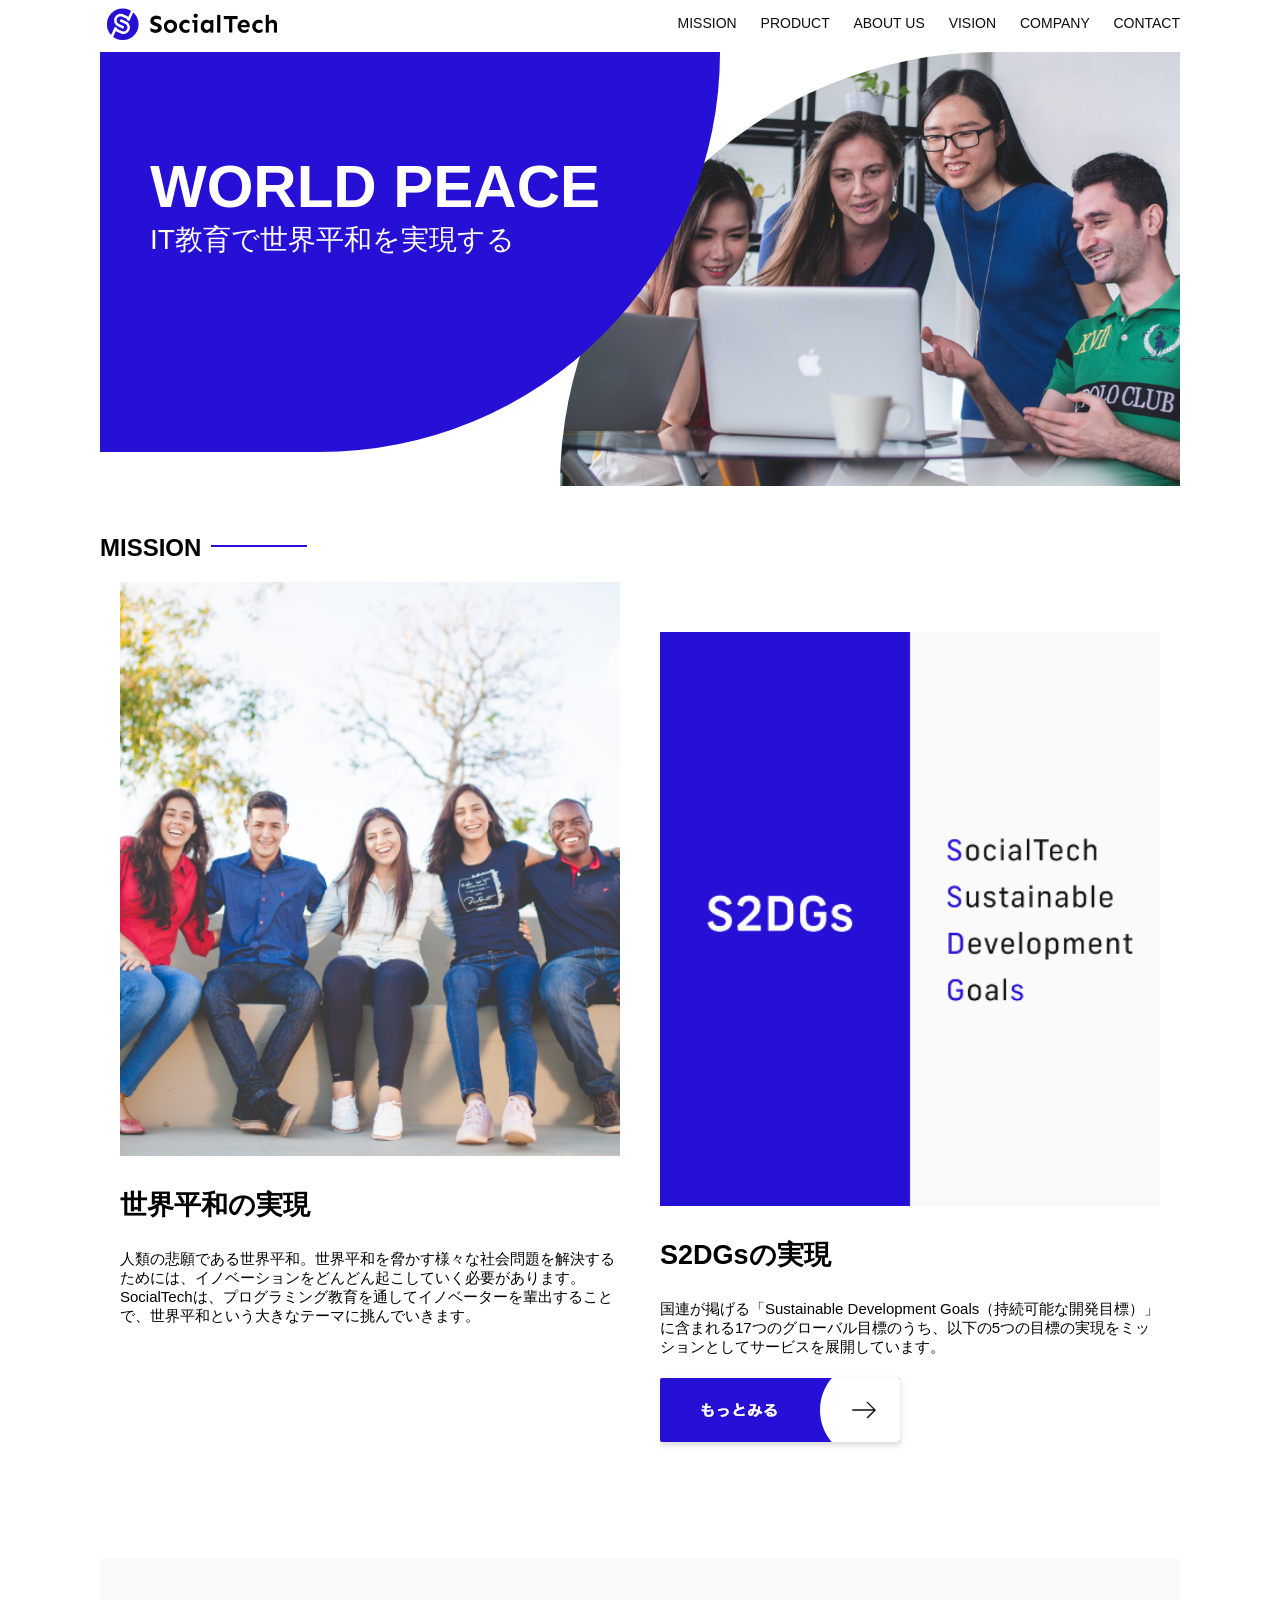
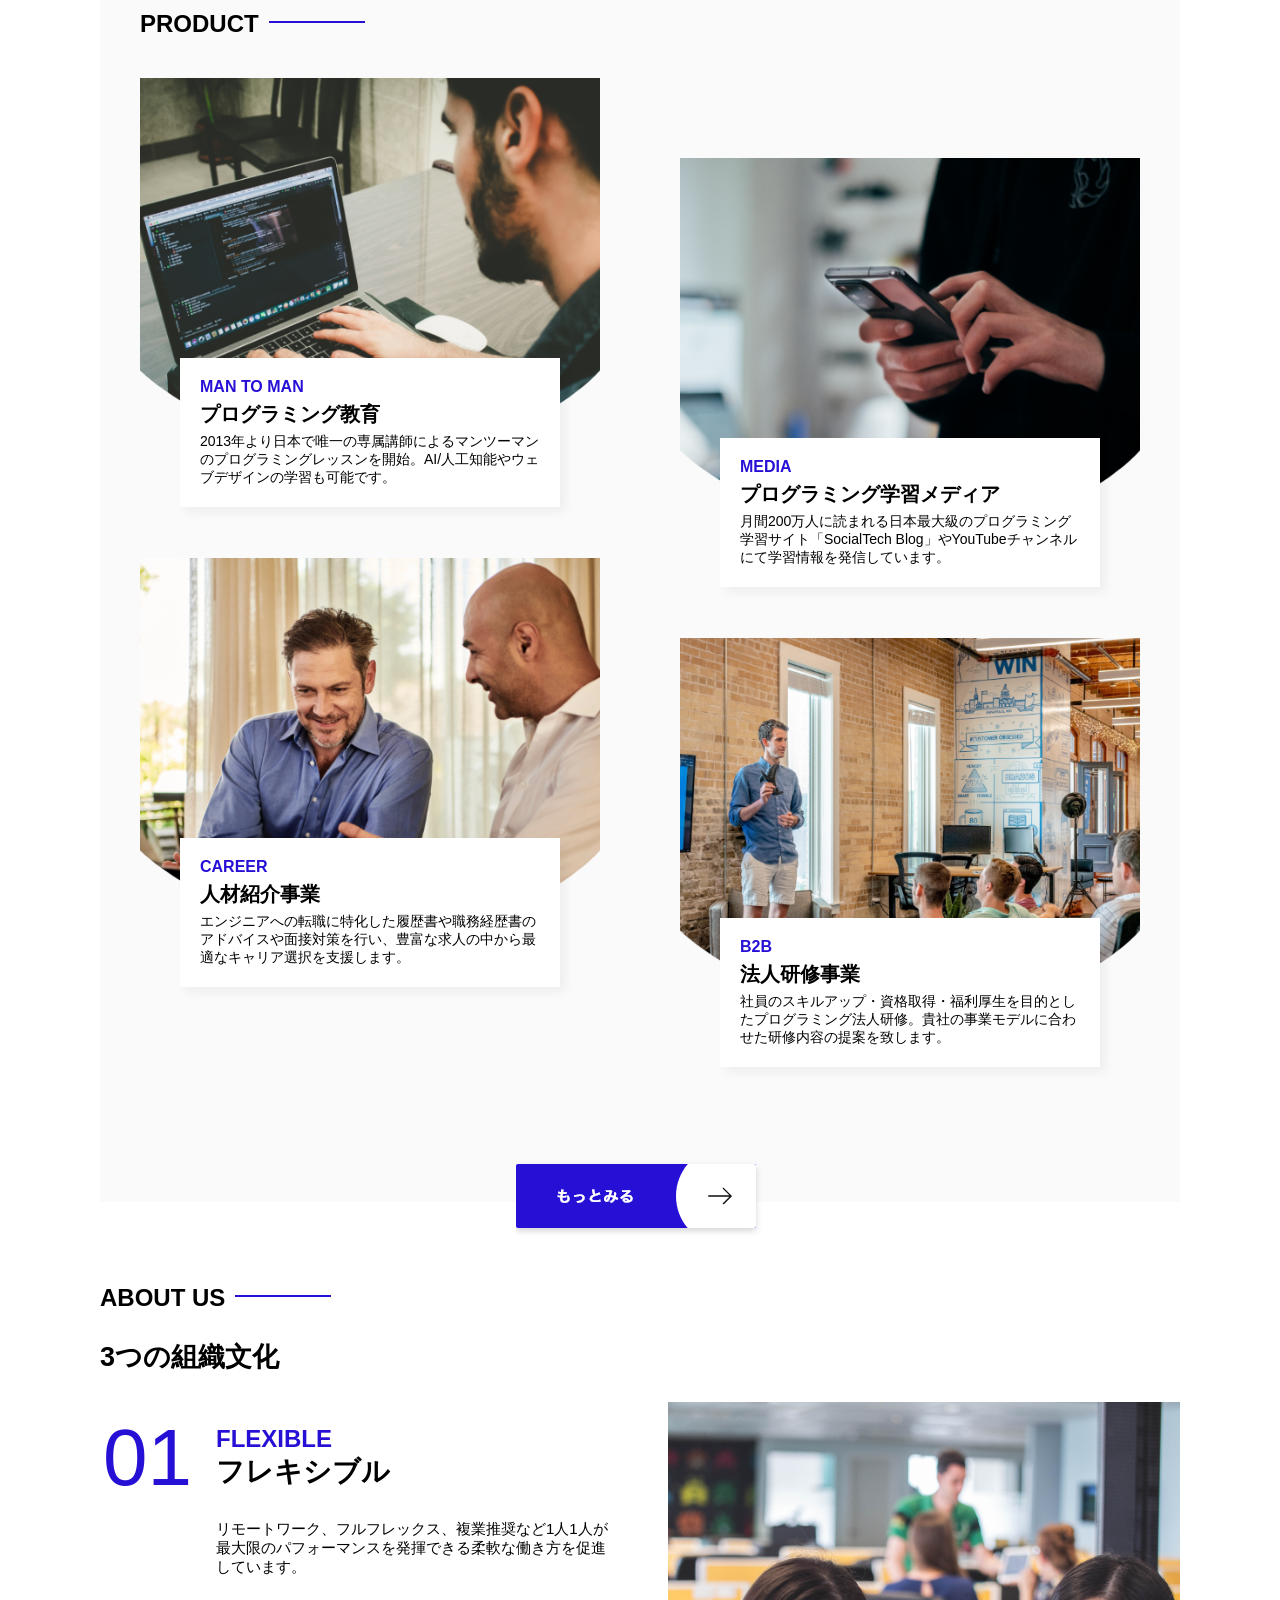
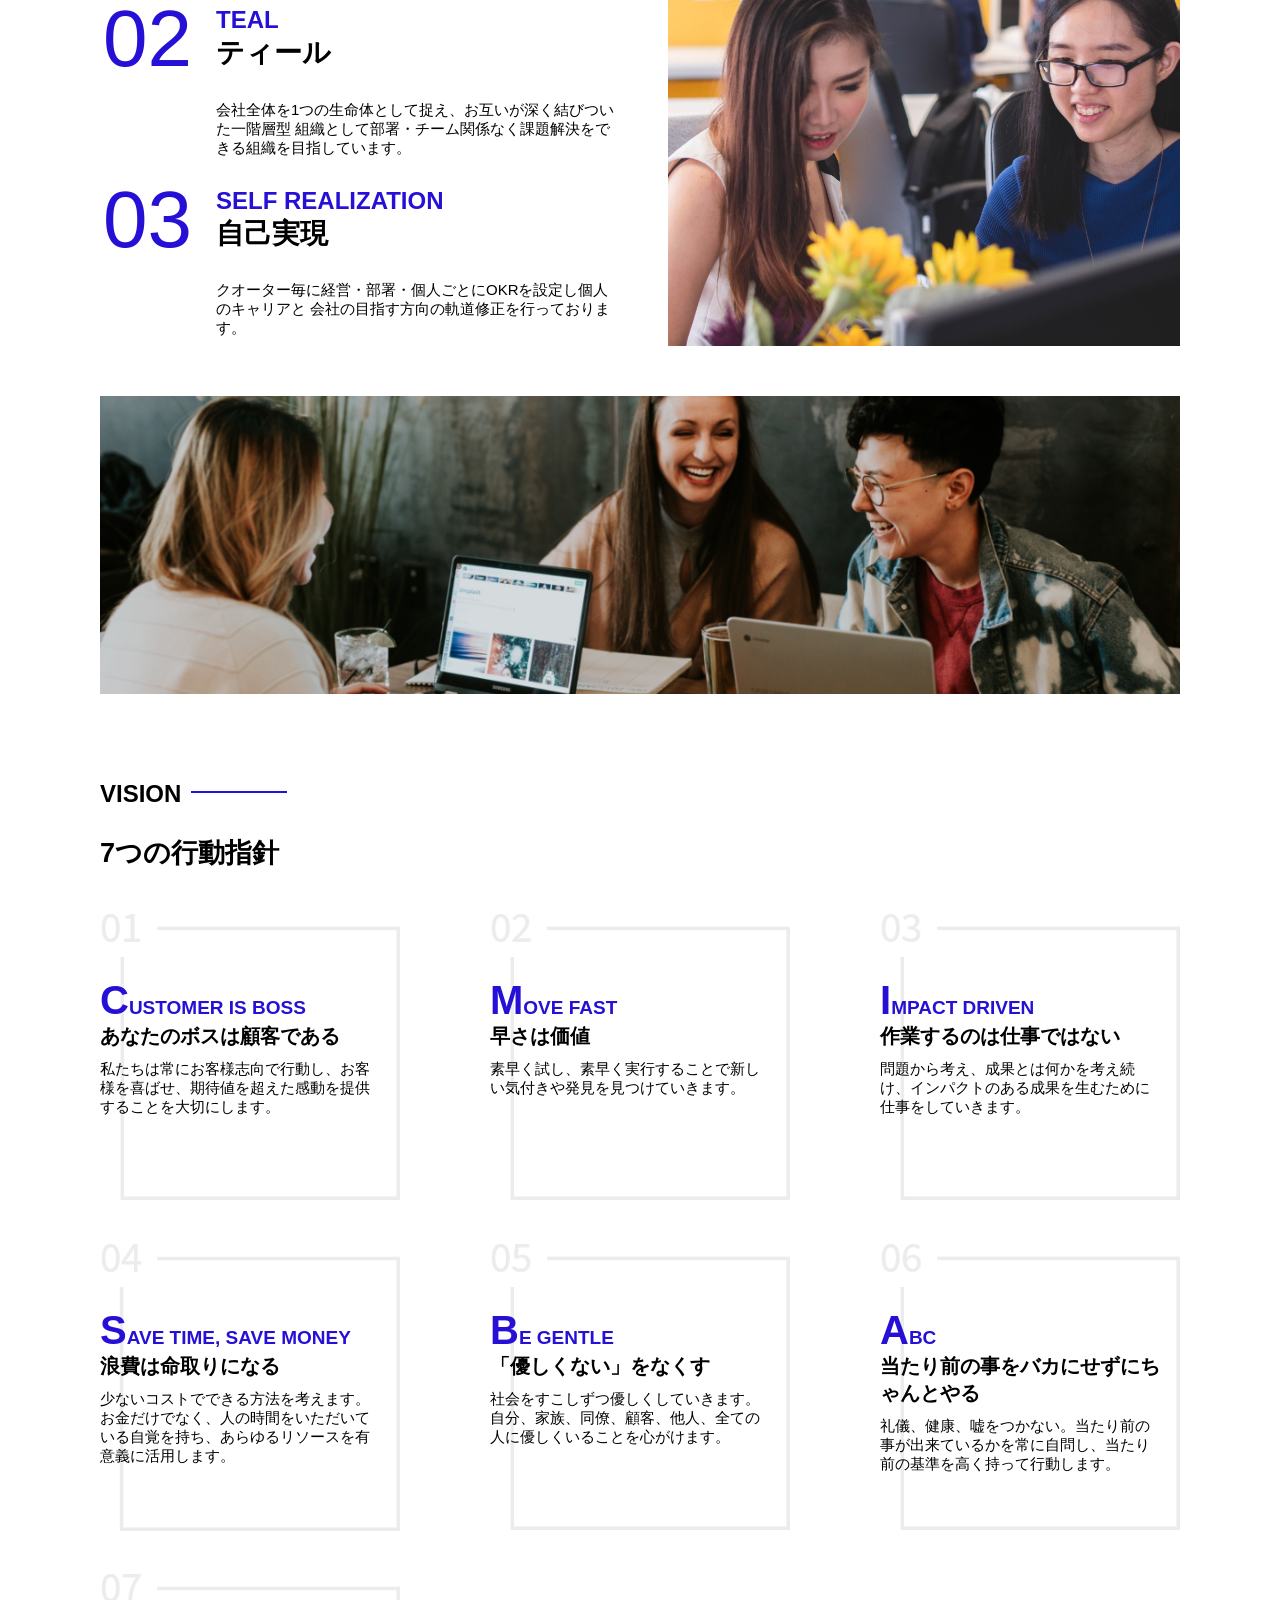
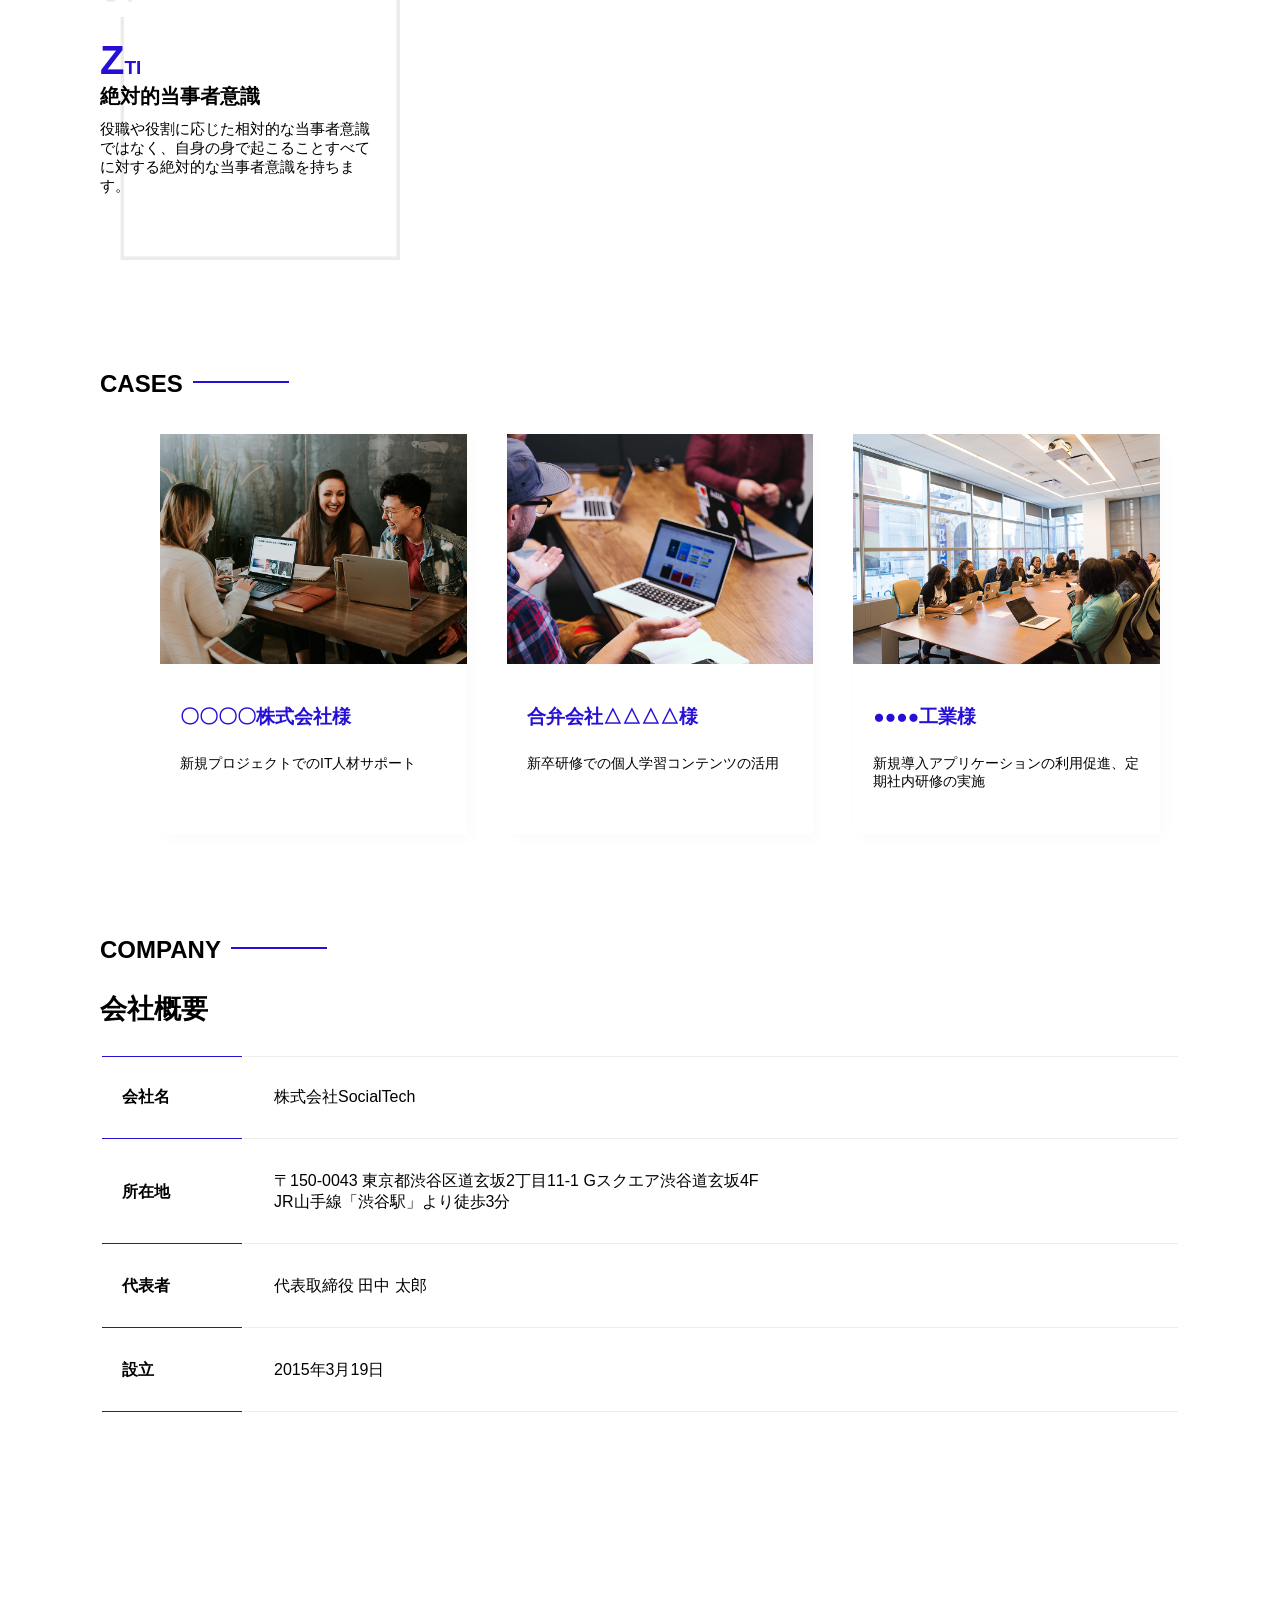
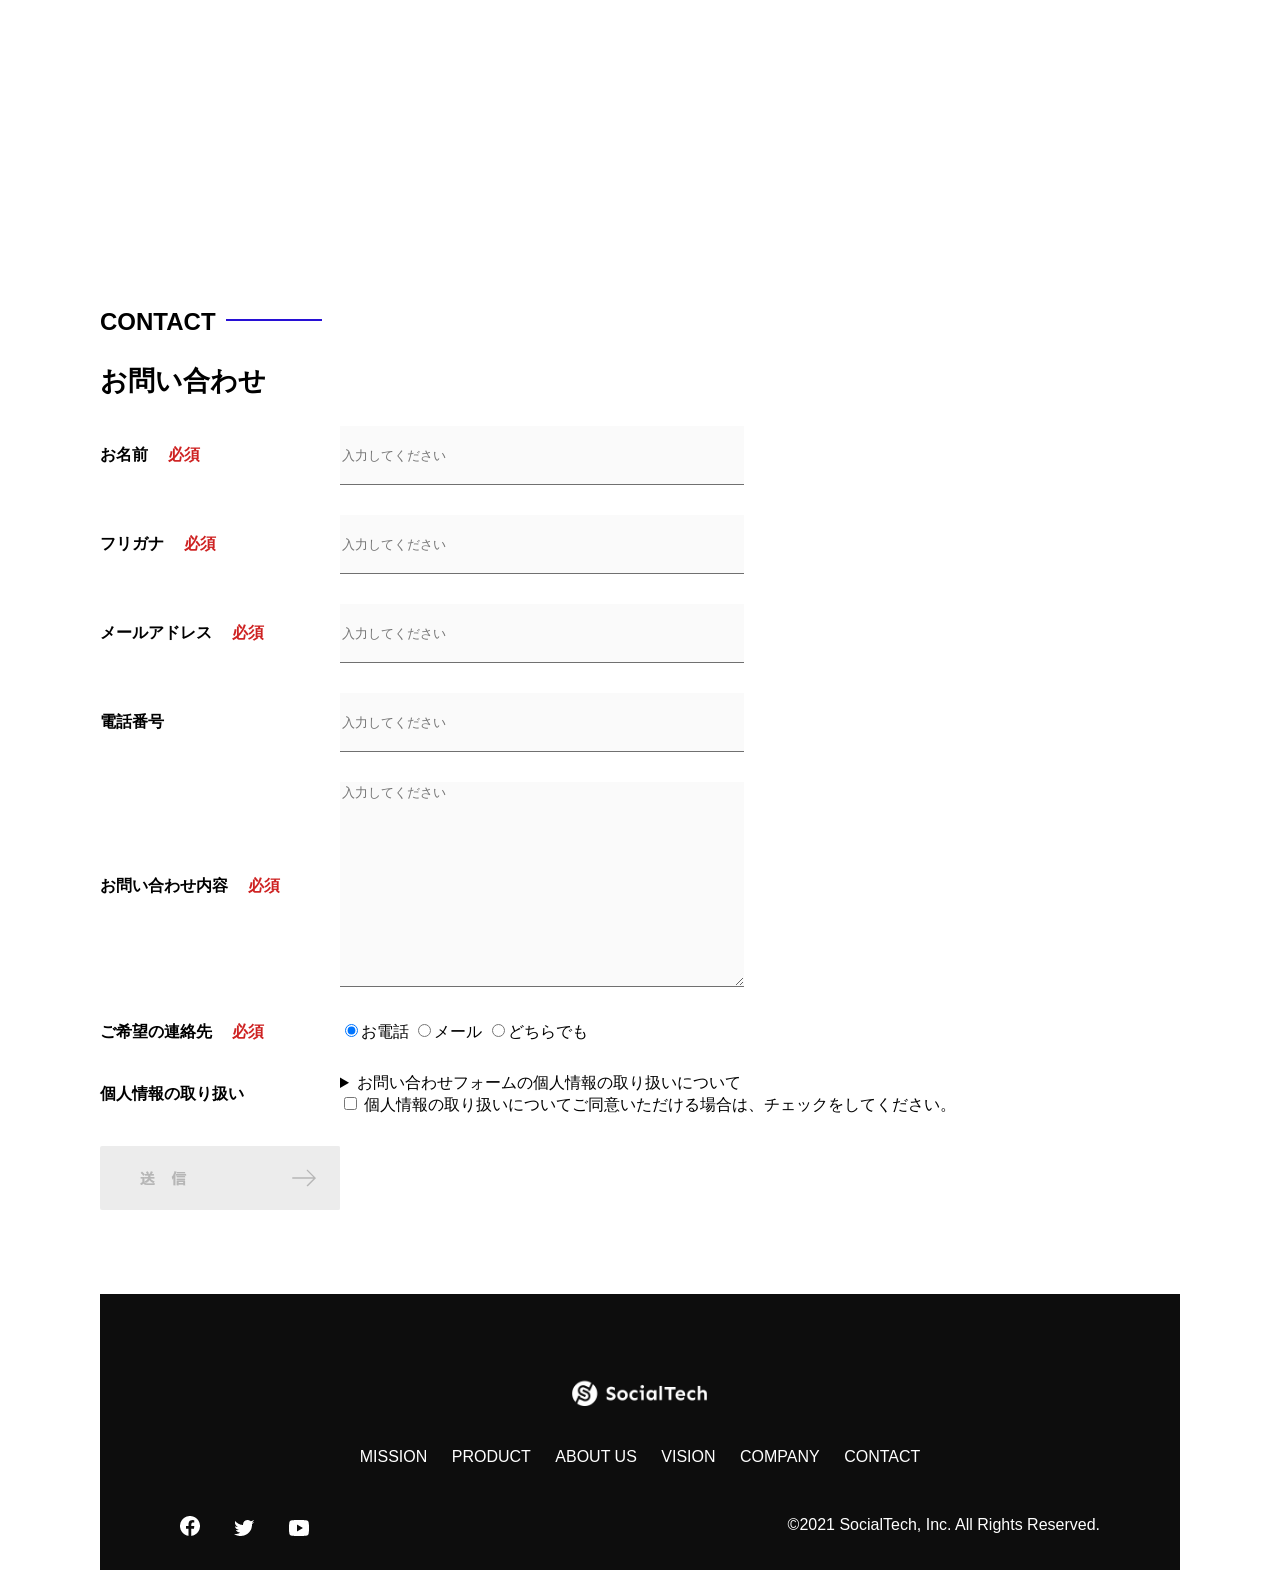
<file: socialtech/index.html>
<!DOCTYPE html>
<html>
  <head>
    <title>SocialTech</title>
    <meta charset="UTF-8">
    <meta name="description" content="SocialTechはEdTech業界のリーディングカンパニーを目指します。">
    <meta name="viewport" content="width=device-width, initial-scale=1.0">
    <meta name="twitter:card" content="summary" />
    <meta property="og:url" content="https://nekojiru0305.github.io/html-css-basic-kadai/" />
    <meta property="og:title" content="SocialTech" />
    <meta property="og:description" content="SocialTechはEdTech業界のリーディングカンパニーを目指します。" />
    <meta property="og:image" content="images/index/index-mission.png" />
    <link rel="stylesheet" href="style.css">
</head>
<body>
     <!-- ヘッダー -->
   <header>
    <!-- ロゴ -->
    <a href="index.html" id="logo"><img src="./images/logo.png" alt="トップページに戻る"></a>
    <!-- PC用ナビゲーション -->
    <nav id="nav-pc">
        <a href="mission.html">MISSION</a>
        <a href="product.html">PRODUCT</a>
        <a href="index.html#aboutus">ABOUT US</a>
        <a href="index.html#vision">VISION</a>
        <a href="index.html#company">COMPANY</a>
        <a href="index.html#contact">CONTACT</a>
      </nav>
    </header>
     <main>
       <article>
        <!-- メインビジュアル -->
        <section id="main-visual">
          <div id="main-message">
            <h1>WORLD PEACE</h1>
            <p>IT教育で世界平和を実現する</p>
        </div>
        <img src="images/index/index-main.png" alt="PCの周りに集まる多国籍の仲間たち">
        </section>
<!--ミッション-->
<section id="mission">
  <h2 class="index-h2">MISSION</h2>
<div id="mission-flex">
    <div>
      <img id="mission-photo" src="images/index/index-mission.png" alt="屋外のベンチで写真を撮影する多国籍の仲間たち">
      <h3>世界平和の実現</h3>
      <p>
        人類の悲願である世界平和。世界平和を脅かす様々な社会問題を解決するためには、イノベーションをどんどん起こしていく必要があります。SocialTechは、プログラミング教育を通してイノベーターを輩出することで、世界平和という大きなテーマに挑んでいきます。
      </p>
    </div>
    <div>
      <img id="s2dgs" src="images/index/s2dgs.png" alt="S2DGs">
             <h3>S2DGsの実現</h3>
             <p>国連が掲げる「Sustainable Development Goals（持続可能な開発目標）」に含まれる17つのグローバル目標のうち、以下の5つの目標の実現をミッションとしてサービスを展開しています。</p>
             <a href="mission.html">
               <img src="images/button-more.png" alt="もっとみる">
             </a>
    </div>
  </div>
</section>
 <!-- プロダクト -->
 <section id="product">
  <h2 class="index-h2">PRODUCT</h2>
  <div>
    <div id="product-left">
      <div>
        <img class="product-photo" src="images/index/index-mantoman.png" alt="PCでコードを書く男性">
        <div class="product-explain">
          <span>MAN TO MAN</span>
          <h3>プログラミング教育</h3>
          <p>2013年より日本で唯一の専属講師によるマンツーマンのプログラミングレッスンを開始。AI/人工知能やウェブデザインの学習も可能です。</p>
        </div>
      </div>
      <div>
        <img class="product-photo" src="images/index/index-career.png" alt="笑顔で話し合う2人の男性">
        <div class="product-explain">
          <span>CAREER</span>
          <h3>人材紹介事業</h3>
          <p>エンジニアへの転職に特化した履歴書や職務経歴書のアドバイスや面接対策を行い、豊富な求人の中から最適なキャリア選択を支援します。</p>
        </div>
      </div>
    </div>
    <div id="product-right">
      <div>
        <img class="product-photo" src="images/index/index-media.png" alt="スマートフォンを操作する人">
        <div class="product-explain">
          <span>MEDIA</span>
          <h3>プログラミング学習メディア</h3>
          <p>月間200万人に読まれる日本最大級のプログラミング学習サイト「SocialTech Blog」やYouTubeチャンネルにて学習情報を発信しています。</p>
        </div>
      </div>
      <div>
        <img class="product-photo" src="images/index/index-b2b.png" alt="講演中の男性とそれを聴く人々">
        <div class="product-explain">
          <span>B2B</span>
          <h3>法人研修事業</h3>
          <p>社員のスキルアップ・資格取得・福利厚生を目的としたプログラミング法人研修。貴社の事業モデルに合わせた研修内容の提案を致します。</p>
        </div>
      </div>
    </div>
  </div>
  <div>
    <a id="product-more" href="product.html">
      <img src="images/button-more.png" alt="もっとみる">
    </a>
  </div>
</section>
  <!---ABOUT US-->
  <section id="aboutus">
    <h2 class="index-h2">ABOUT US</h2>
    <h3>3つの組織文化</h3>
    <div>
      <table class="culture-table">
        <tr>
          <td>
            <span class="culture-num">01</span>
          </td>
          <td>
            <span class="culture-en">FLEXIBLE</span>
            <span class="culture-jp">フレキシブル</span>
          </td>
        </tr>
        <tr>
          <td>
            <!--空のセル-->
          </td>
          <td>
            <p class="culture-description">
              リモートワーク、フルフレックス、複業推奨など1人1人が最大限のパフォーマンスを発揮できる柔軟な働き方を促進しています。
            </p>
          </td>
        </tr>
        <tr>
          <td>
            <span class="culture-num">02</span>
          </td>
          <td>
            <span class="culture-en">TEAL</span>
            <span class="culture-jp">ティール</span>
          </td>
        </tr>
        <tr>
          <td>
            <!--空のセル-->
          </td>
          <td>
            <p class="culture-description">
              会社全体を1つの生命体として捉え、お互いが深く結びついた一階層型
              組織として部署・チーム関係なく課題解決をできる組織を目指しています。
            </p>
          </td>
        </tr>
        <tr>
          <td>
            <span class="culture-num">03</span>
          </td>
          <td>
            <span class="culture-en">SELF REALIZATION</span>
            <span class="culture-jp">自己実現</span>
          </td>
        </tr>
        <tr>
          <td>
            <!--空のセル-->
          </td>
          <td>
            <p class="culture-description">
              クオーター毎に経営・部署・個人ごとにOKRを設定し個人のキャリアと
              会社の目指す方向の軌道修正を行っております。
            </p>
          </td>
        </tr>
      </table>
      <img class="culture-img" src="images/index/index-aboutus1.png" alt="笑顔で話し合う2人の女性">
    </div>
    <img class="culture-img2" src="images/index/index-aboutus2.png" alt="笑顔で話し合う3人の男女">
  </section>
   <!-- VISION -->
   <section id="vision">
    <h2 class="index-h2">VISION</h2>
    <h3>7つの行動指針</h3>
    <div>
      <div class="vision-box">
        <img src="images/index/vision-01.png" alt="01">
        <span>
          <h4>CUSTOMER IS BOSS</h4>
          <h5>あなたのボスは顧客である</h5>
          <p>私たちは常にお客様志向で行動し、お客様を喜ばせ、期待値を超えた感動を提供することを大切にします。</p>
        </span>
      </div>
       <div class="vision-box">
         <img src="images/index/vision-02.png" alt="02">
         <span>
           <h4>MOVE FAST</h4>
           <h5>早さは価値</h5>
           <p>素早く試し、素早く実行することで新しい気付きや発見を見つけていきます。</p>
         </span>
       </div>
       <div class="vision-box">
         <img src="images/index/vision-03.png" alt="03">
         <span>
           <h4>IMPACT DRIVEN</h4>
           <h5>作業するのは仕事ではない</h5>
           <p>問題から考え、成果とは何かを考え続け、インパクトのある成果を生むために仕事をしていきます。</p>
         </span>
       </div>
       <div class="vision-box">
         <img src="images/index//vision-04.png" alt="04">
         <span>
           <h4>SAVE TIME, SAVE MONEY</h4>
           <h5>浪費は命取りになる</h5>
           <p>少ないコストでできる方法を考えます。お金だけでなく、人の時間をいただいている自覚を持ち、あらゆるリソースを有意義に活用します。</p>
         </span>
       </div>
       <div class="vision-box">
         <img src="images/index/vision-05.png" alt="05">
         <span>
           <h4>BE GENTLE</h4>
           <h5>「優しくない」をなくす</h5>
           <p>社会をすこしずつ優しくしていきます。自分、家族、同僚、顧客、他人、全ての人に優しくいることを心がけます。</p>
         </span>
       </div>
       <div class="vision-box">
         <img src="images/index/vision-06.png" alt="06">
         <span>
           <h4>ABC</h4>
           <h5>当たり前の事をバカにせずにちゃんとやる</h5>
           <p>礼儀、健康、嘘をつかない。当たり前の事が出来ているかを常に自問し、当たり前の基準を高く持って行動します。</p>
         </span>
       </div>
       <div class="vision-box">
         <img src="images/index/vision-07.png" alt="07">
         <span>
           <h4>ZTI</h4>
           <h5>絶対的当事者意識</h5>
           <p>役職や役割に応じた相対的な当事者意識ではなく、自身の身で起こることすべてに対する絶対的な当事者意識を持ちます。</p>
         </span>
       </div>
    </div>
  </section>
<!-- CASES -->
<section id="cases">
  <h2 class="index-h2">CASES</h2>
<ul>
  <li class="case-card">
    <img class="case-img" src="./images/index/case-1.png" alt="仲良く語り合う3人">
    <div class="case-info">
    <h4 class="case-name">〇〇〇〇株式会社様</h4>
      <p class="case-content">新規プロジェクトでのIT人材サポート</p>
    </div>
  </li>
  <li class="case-card">
    <img class="case-img" src="./images/index/case-2.png" alt="PCでコンテンツを見る">
    <div class="case-info">
    <h4 class="case-name">合弁会社△△△△様</h4>
      <p class="case-content">新卒研修での個人学習コンテンツの活用</p>
    </div>
  </li>
  <li class="case-card">
    <img class="case-img" src="./images/index/case-3.png" alt="社内研修中の会議室">
    <div class="case-info">
    <h4 class="case-name">●●●●工業様</h4>
      <p class="case-content">新規導入アプリケーションの利用促進、定期社内研修の実施</p>
    </div>
  </li>
</ul>
</section>
  <!-- COMPANY -->
  <section id="company">
    <h2 class="index-h2">COMPANY</h2>
    <h3>会社概要</h3>
    <table id="company-table">
      <tr>
        <th class="tableheader-first">会社名</th>
        <td class="cell-first">株式会社SocialTech</td>
      </tr>
      <tr>
        <th class="tableheader">所在地</th>
        <td class="cell">〒150-0043 東京都渋谷区道玄坂2丁目11-1 Gスクエア渋谷道玄坂4F<br>JR山手線「渋谷駅」より徒歩3分</td>
      </tr>
      <tr>
        <th class="tableheader">代表者</th>
        <td class="cell">代表取締役 田中 太郎</td>
      </tr>
      <tr>
        <th class="tableheader">設立</th>
        <td class="cell">2015年3月19日</td>
      </tr>
    </table>
    <iframe
           src="https://www.google.com/maps/embed?pb=!1m18!1m12!1m3!1d3241.7759544892483!2d139.69399665123464!3d35.65789123876098!2m3!1f0!2f0!3f0!3m2!1i1024!2i768!4f13.1!3m3!1m2!1s0x60188caa0042e8d1%3A0xba130bea826a7aa2!2z44CSMTUwLTAwNDMg5p2x5Lqs6YO95riL6LC35Yy66YGT546E5Z2C77yS5LiB55uu77yR77yR4oiS77yR!5e0!3m2!1sja!2sjp!4v1636872991912!5m2!1sja!2sjp"
           style="border:0;" allowfullscreen="" loading="lazy">
         </iframe>
  </section>
   <!-- お問い合わせフォーム -->
   <section id="contact">
    <h2 class="index-h2">CONTACT</h2>
    <h3>お問い合わせ</h3>
      <form action="https://api.staticforms.xyz/submit" method="post">
        <input type="text" name="honeypot" style="display:none">
        <!-- STATIC FORMSのアクセスキー -->
        <input type="hidden" name="accessKey" value="xxxxxxxx-xxxx-xxxx-xxxx-xxxxxxxxxxxx">
        <!--メールのタイトル-->
        <input type="hidden" name="subject" value="お問い合わせフォーム" />
        <!--送信先のメールアドレスをvalueに設定する-->
        <input type="hidden" name="replyTo" value="〇〇〇@△△△.com">
        <!--redirectToのURLは公開後のURLへリンクする-->
        <input type="hidden" name="redirectTo" value="">
      <div>
        <div class="contact-heading">
          <label class="contact-label">お名前<span class="contact-span">必須</span></label>
        </div>
        <div>
          <input type="text" name="name" placeholder="入力してください" class="contact-textbox">
        </div>
      </div>
      <div>
        <div class="contact-heading">
          <label class="contact-label">フリガナ<span class="contact-span">必須</span></label>
        </div>
        <div>
          <input type="text" name="hurigana" placeholder="入力してください" class="contact-textbox">
        </div>
      </div>
      <div>
        <div class="contact-heading">
          <label class="contact-label">メールアドレス<span class="contact-span">必須</span></label>
        </div>
        <div>
          <input type="text" name="email" placeholder="入力してください" class="contact-textbox">
        </div>
      </div>
      <div>
        <div class="contact-heading">
          <label class="contact-label">電話番号</label>
        </div>
        <div>
          <input type="text" name="tel" placeholder="入力してください" class="contact-textbox">
        </div>
      </div>
      <div>
        <div class="contact-heading">
          <label class="contact-label">お問い合わせ内容<span class="contact-span">必須</span></label>
        </div>
        <div>
          <textarea class="contact-textarea" placeholder="入力してください" name="message"></textarea>
        </div>
      </div>
      <div>
        <div class="contact-heading">
          <label class="contact-label">ご希望の連絡先<span class="contact-span">必須</span></label>
        </div>
        <div>
          <input class="radiobutton" type="radio" value="tel" name="contact" checked><label>お電話</label>
          <input class="radiobutton" type="radio" value="mail" name="contact"><label>メール</label>
          <input class="radiobutton" type="radio" value="both" name="contact"><label>どちらでも</label>
        </div>
      </div>
      <div>
        <div class="contact-heading">
          <label class="contact-label">個人情報の取り扱い</label>
        </div>
        <div>
          <details>
            <summary>お問い合わせフォームの個人情報の取り扱いについて</summary>
            <div>
              <span>１．組織の名称又は氏名</span><br>
              株式会社SocialTech<br><br>
              <span>２．個人情報保護管理者（若しくはその代理人）の氏名又は職名、所属及び連絡先
                鈴木 一郎 コーポレート部</span><br>
              メールアドレス：support@socialtech.net<br>
              TEL：03-xxxx-xxxx<br>
              <span>３．個人情報の利用目的</span><br>
              ・本サービス及び本サービスに関連する情報の提供又はそれらに関する連絡のため<br>
              ・ユーザーの本人確認のため<br>
              ・当社サービスのご案内のため<br>
              ・当社の商品等の広告または宣伝（電子メールによるものを含むものとします。）<br><br>
              <span>４．個人情報の取り扱い業務の委託</span><br>
              個人情報の取扱業務の全部または一部を外部に業務委託する場合があります。<br>
              その際、弊社は、個人情報を適切に保護できる管理体制を敷き実行していることを条件として<br>
              委託先を厳選したうえで、機密保持契約を委託先と締結し、お客様の個人情報を厳密に管理させます。<br><br>
              <span>５．個人情報の開示等の請求</span><br>
              お客様は、弊社に対してご自身の個人情報の開示等（利用目的の通知、開示、内容の訂正・追加・削除、利用の停止または消去、第三者への提供の停止）に関して、当社問合わせ窓口に申し出ることができます。<br>
              その際、弊社はお客様ご本人を確認させていただいたうえで、合理的な期間内に対応いたします。<br><br>
              なお、個人情報に関する弊社問合わせ先は、次の通りです。<br><br>
              株式会社SocialTech　個人情報問合せ窓口<br>
              〒150-0043　東京都渋谷区道玄坂2丁目11-1 Ｇスクエア渋谷道玄坂 4F<br>
              メールアドレス：support@socialtech.net　TEL：03-xxxx-xxxx<br><br>
              <span>６．個人情報を提供されることの任意性について</span><br><br>
              お客様がご自身の個人情報を弊社に提供されるか否かは、お客様のご判断によりますが、もしご提供されない場合には、適切なサービスが提供できない場合がありますので予めご了承ください。
            </div>
          </details>
          <input type="checkbox" name="agree">
          <span>個人情報の取り扱いについてご同意いただける場合は、チェックをしてください。</span>
        </div>
      </div>
      <input type="image" src="images/button-submit.png" alt="送信する">
    </form>
  </section>
</article>
<footer>
  <div id="footer-logo">
    <img src="images/logo-sp.png" alt="SocialTech">
  </div>
  <div id="footer-link">
    <a href="mission.html">MISSION</a>
    <a href="product.html">PRODUCT</a>
    <a href="index.html#aboutus">ABOUT US</a>
    <a href="index.html#vision">VISION</a>
    <a href="index.html#company">COMPANY</a>
    <a href="index.html#contact">CONTACT</a>
  </div>
  <div id="sns-footer">
    <a href="https://www.facebook.com/sejuku2013"><img src="images/button-facebook.png" alt="Facebookのリンク"></a>
    <a href="https://twitter.com/samuraijuku"><img src="images/button-twitter.png" alt="Twitterのリンク"></a>
    <a href="https://www.youtube.com/channel/UCCFOQO5aDK0xXam4cUQXT8g"><img src="images/button-youtube.png" alt="YouTubeのリンク"></a>
    <span id="copyright">&copy;2021 SocialTech, Inc. All Rights Reserved. </span>
  </div>
</footer>
</main>
</body>
</html>
</file>
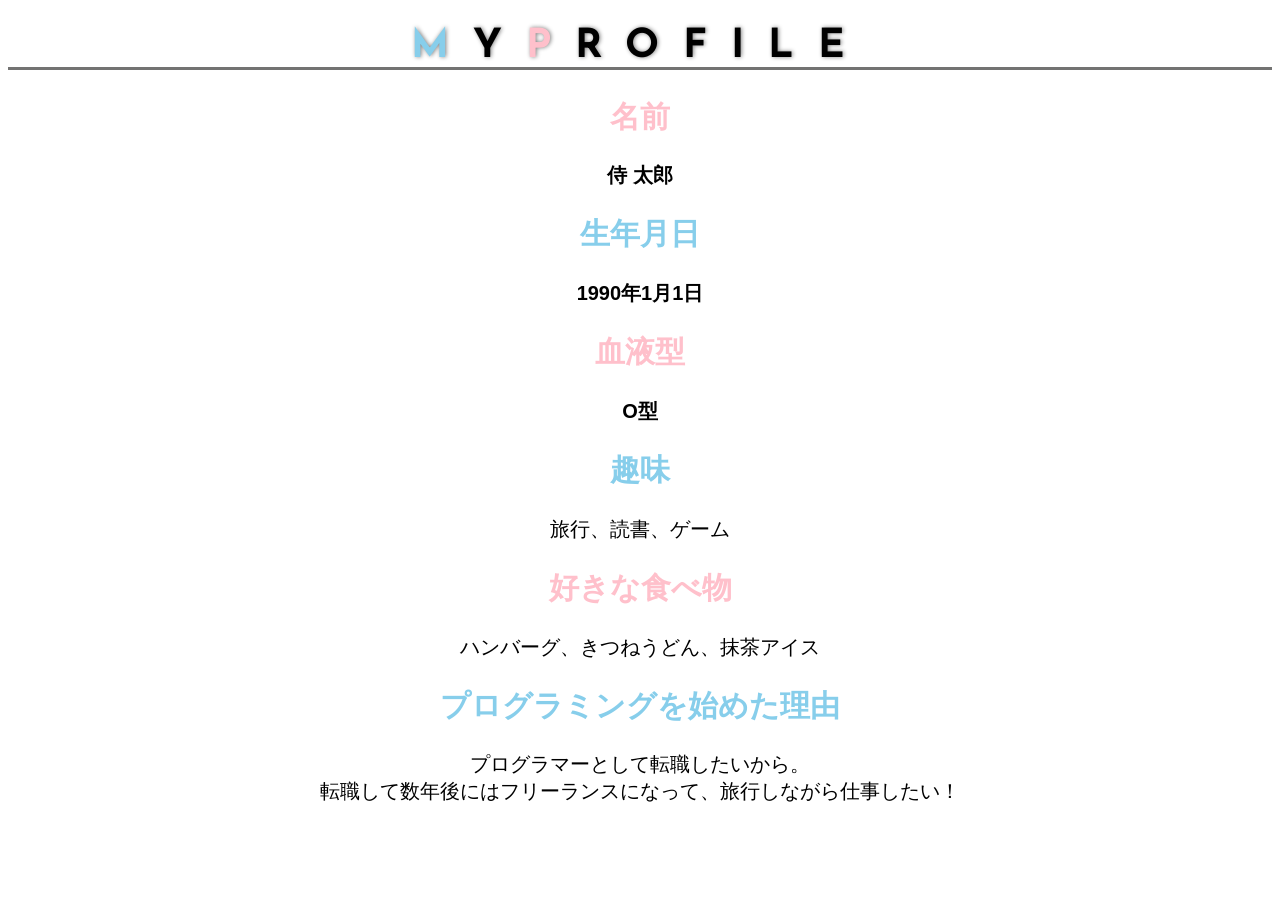
<file: kadai_014/kadai_014.html>
<!DOCTYPE html>                                                      
<html>                                                               
<head>                                                                                                                                                                                          
   <title>14章課題</title>
   <meta name="description" content="このページは14章の課題です。">
   <meta charset="utf-8">
   <link rel="stylesheet" href="style.css">
   <link rel="preconnect" href="https://fonts.googleapis.com">
   <link rel="preconnect" href="https://fonts.gstatic.com" crossorigin>
   <link href="https://fonts.googleapis.com/css2?family=Josefin+Sans&display=swap" rel="stylesheet">
</head>
<body>
   <h1 class="decoration"><span class="text-Skyblue">M</span>Y<span class="text-PINK">P</span>ROFILE</h1>
   <div id="basic">
      <h2>名前</h2>
      <p>侍  太郎</p>
      <h2 class="Skyblue">生年月日</h2>
      <p>1990年1月1日</p>
      <h2>血液型</h2>
      <p>O型</p>
   </div>
   <div id="basic1">
   <h2>趣味</h2>
   <p>旅行、読書、ゲーム</p>
   <h2 class="PINK">好きな食べ物</h2>
   <p>ハンバーグ、きつねうどん、抹茶アイス</p>
   <h2>プログラミングを始めた理由</h2>
   <p>プログラマーとして転職したいから。<br>
      転職して数年後にはフリーランスになって、旅行しながら仕事したい！</p>
   </div>
   </body>
   </html>
</file>
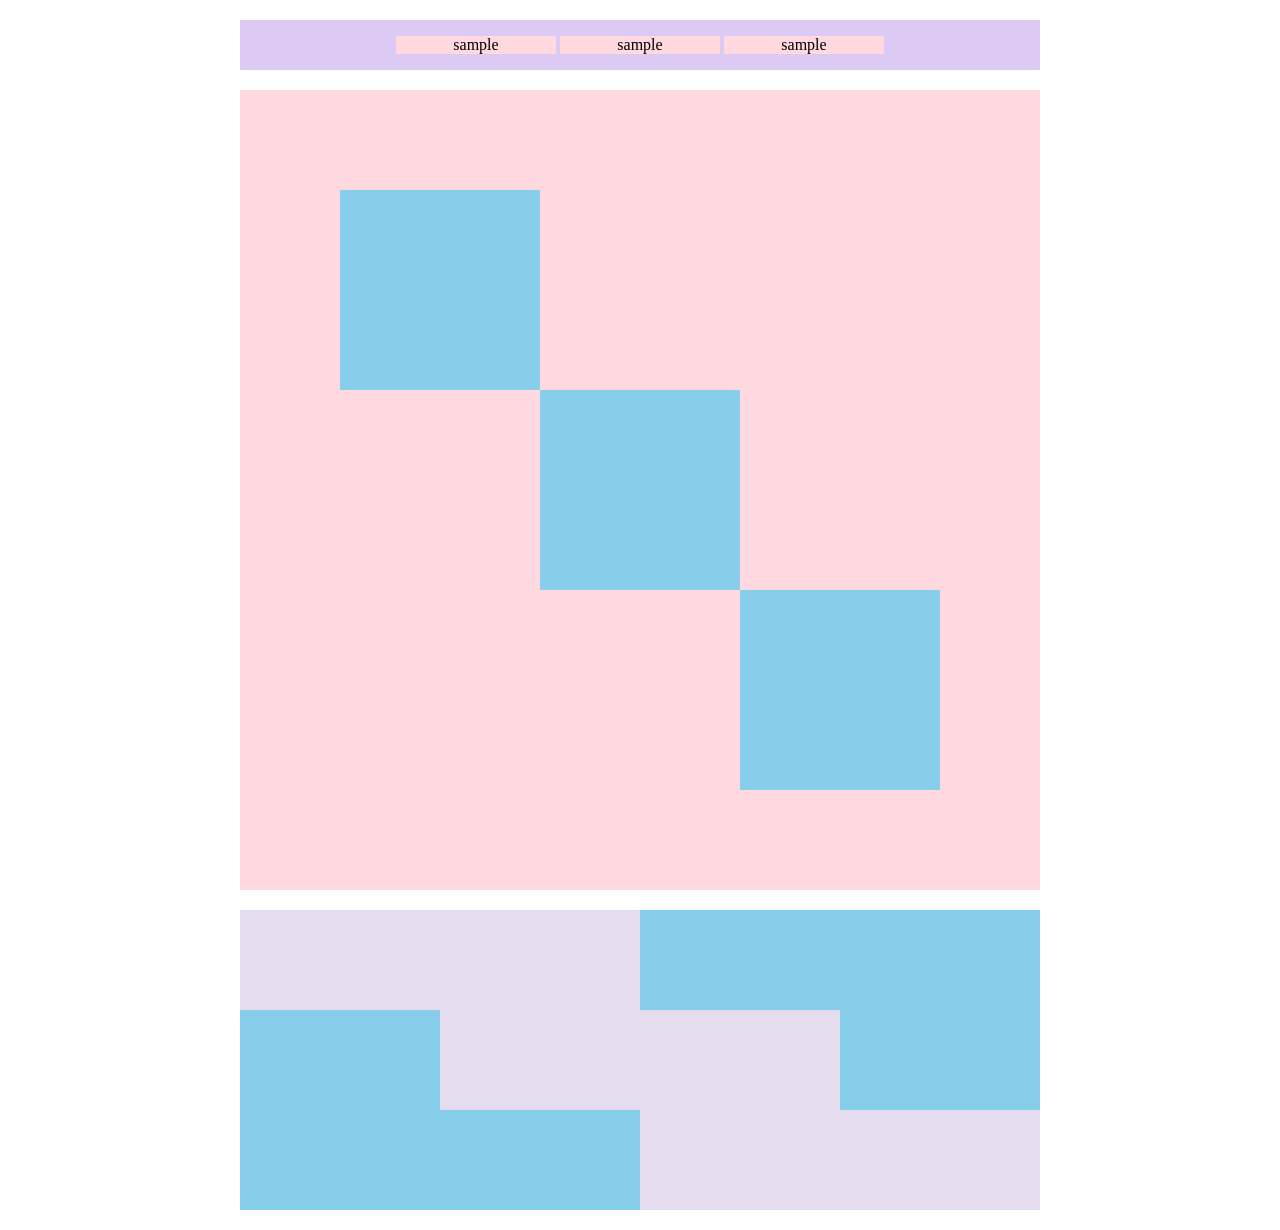
<file: kadai_018/kadai_018.html>
<!DOCTYPE html>                                                      
<html>                                                               
<head>                                                                                                                                                                                          
   <title>18章課題</title>
   <meta name="description" content="このページは18章の課題です。">
   <meta charset="utf-8">
   <link rel="stylesheet" href="style.css">
   <link rel="preconnect" href="https://fonts.gstatic.com" crossorigin>
   <link href="https://fonts.googleapis.com/css2?family=Josefin+Sans&display=swap" rel="stylesheet">
</head>
<body>
    <div class="top">
       <p class="top-child">sample</p>
        <p class="top-child">sample</p>
            <p class="top-child">sample</p>
    </div>
    <div class="middle">
        <div id="middle-child01"></div>
      <div id="middle-child02"></div>
      <div id="middle-child03"></div>
     </div>
     <div class="bottom">
        <div id="bottom-child01"></div>
      <div id="bottom-child02"></div>
      <div id="bottom-child03"></div>
     </div>


    </body>
    </html>
</file>
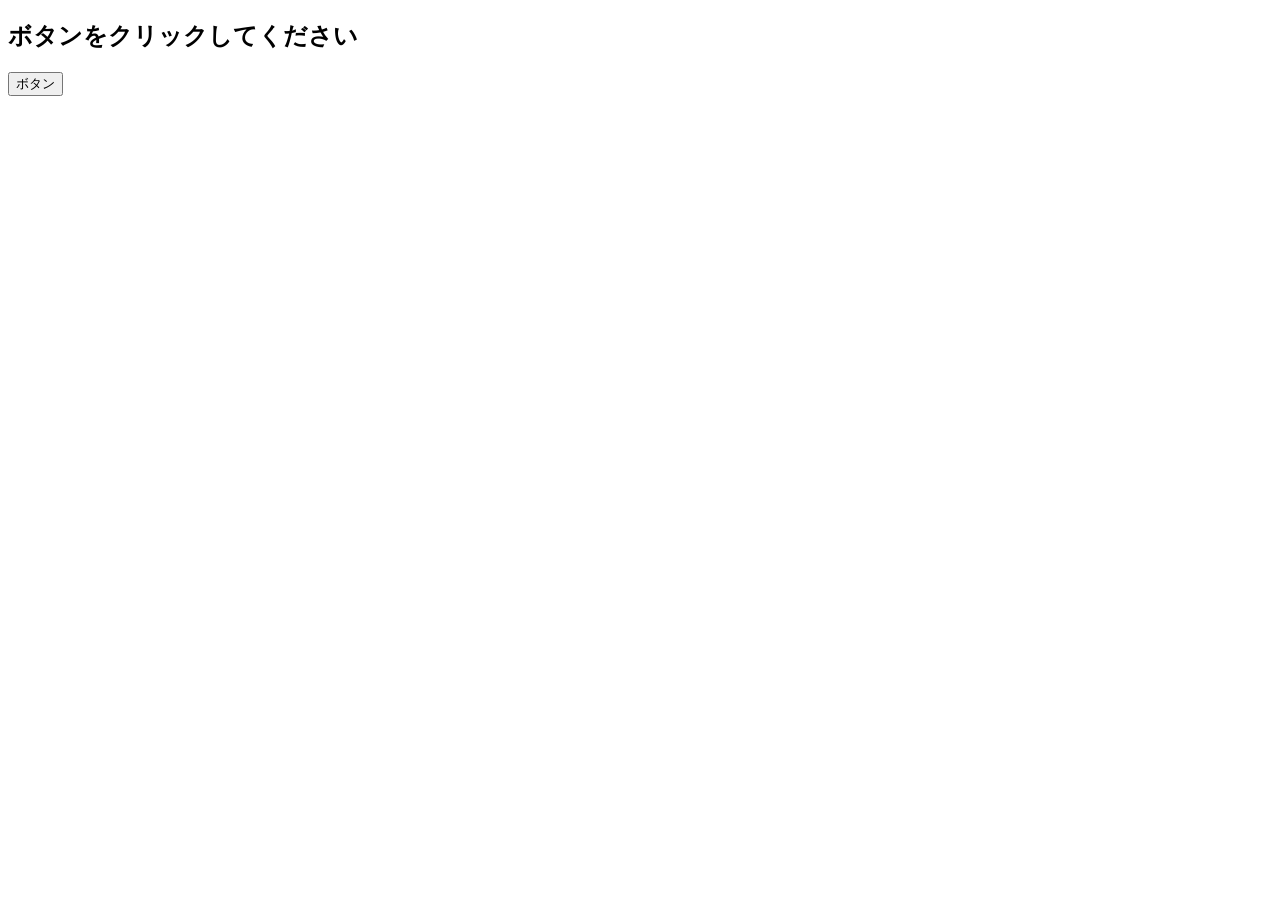
<file: kadai_020/event.html>
<!DOCTYPE html>
<html lang="ja">
<head>
  <title>JavaScriptの基礎を学ぼう_20章課題</title>                                 
  <meta charset="UTF-8">
</head>
<body>
    <h2 id="text">ボタンをクリックしてください</h2>
    <button id="btn">ボタン</button>
    <ul id="parent-list"></ul>
    <script src="event.js"></script>
</body>
</html>
</file>
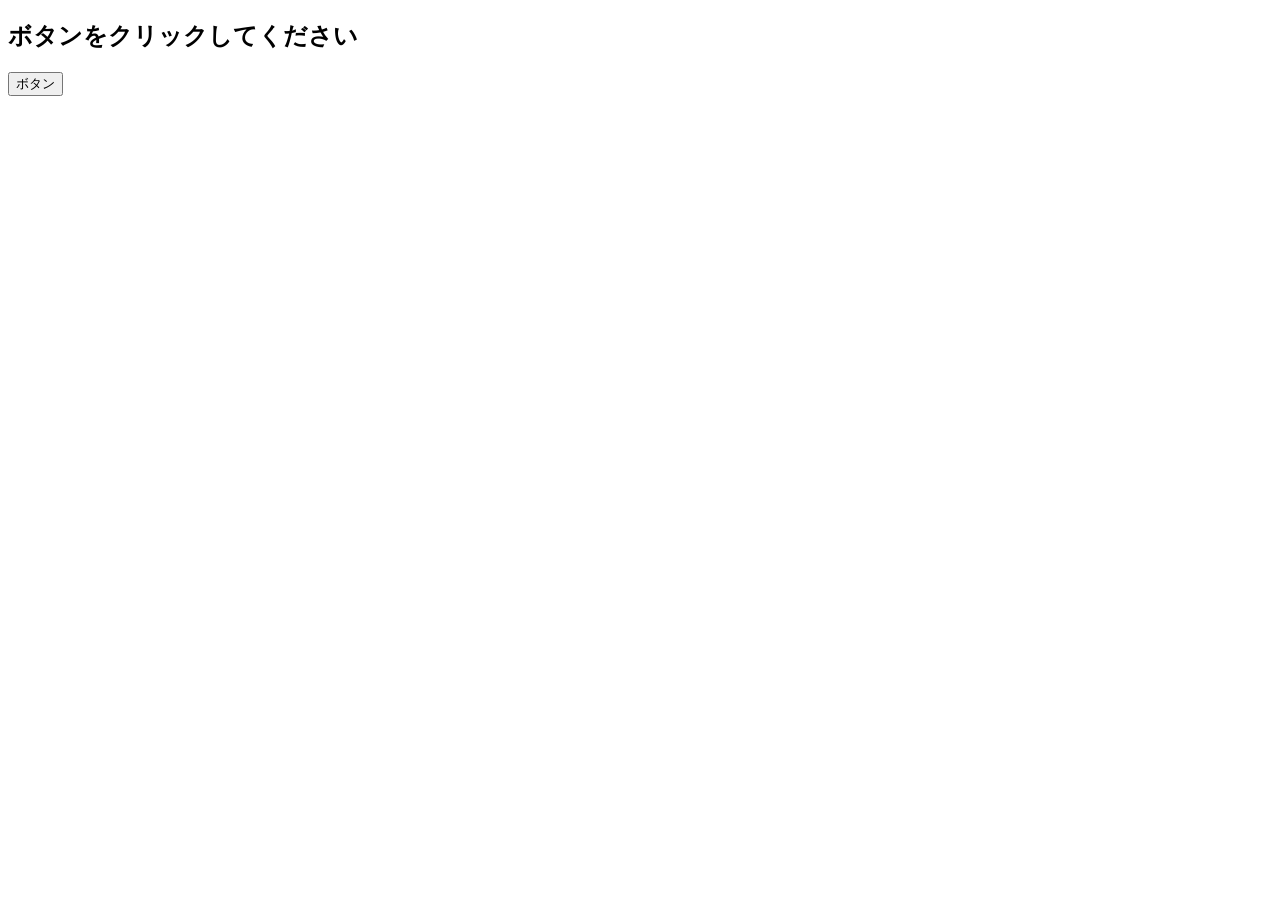
<file: kadai_021/event.html>
<!DOCTYPE html>
<html lang="ja">
<head>
  <title>JavaScriptの基礎を学ぼう_21章課題</title>                                 
  <meta charset="UTF-8">
</head>
<body>
    <h2 id="text">ボタンをクリックしてください</h2>
    <button id="btn">ボタン</button>
    <script src="event.js"></script>
</body>
</html>
</file>
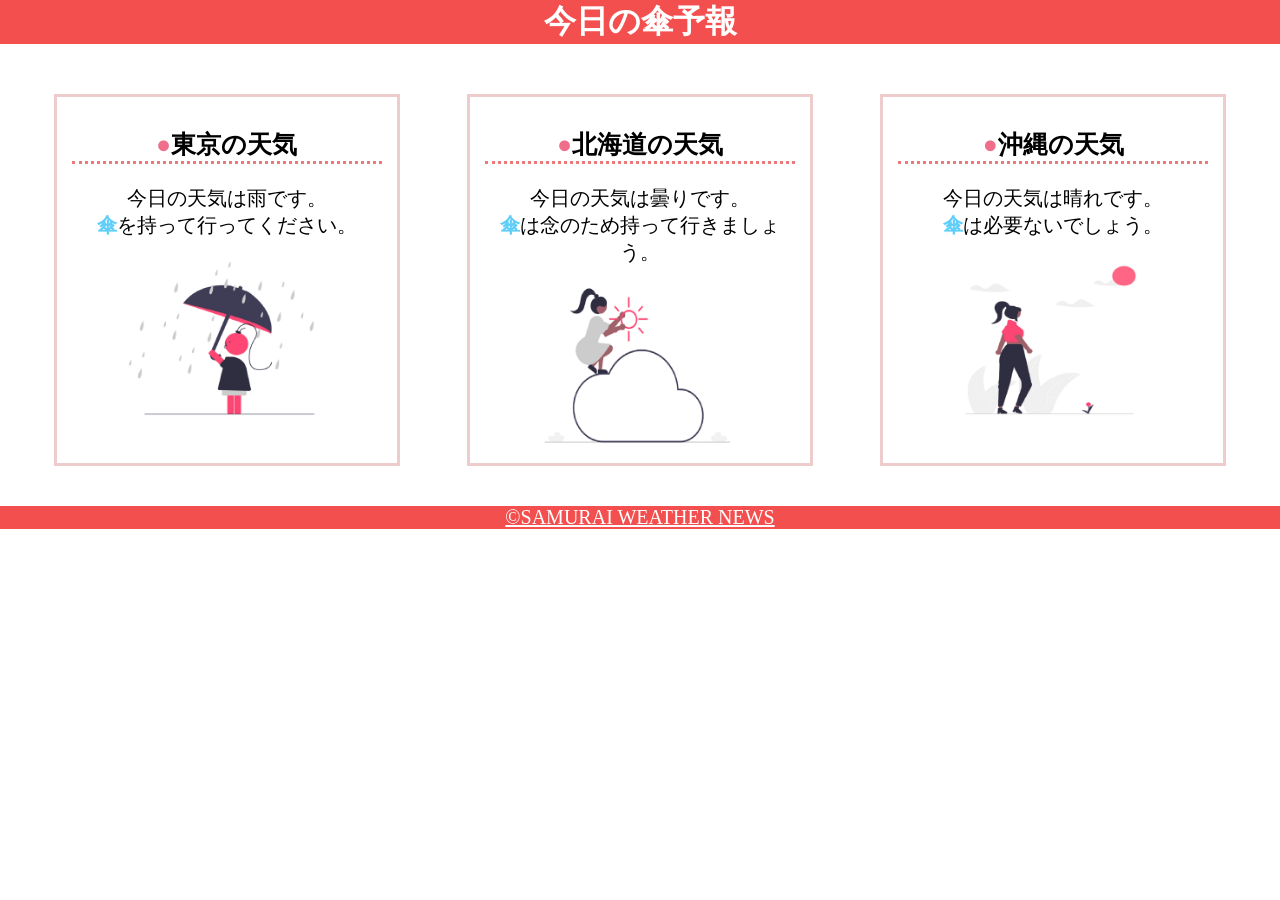
<file: kadai_022/kadai_022.html>
<!DOCTYPE html>                                                      
<html>                                                               
<head>                                                                                                                                                                                          
   <title>22章課題</title>
   <meta name="description" content="このページは22章の課題です。">
   <meta charset="utf-8">
   <meta name="viewport" content="width=device-width, initial-scale=1.0">
   <link rel="stylesheet" href="style.css">
   <link rel="preconnect" href="https://fonts.gstatic.com" crossorigin>
   <link href="https://fonts.googleapis.com/css2?family=Josefin+Sans&display=swap" rel="stylesheet">
</head>
<body>
    <header>
        <h1>今日の傘予報</h1>
    </header>
    <main>
        <div id="parent">
            <div class="contents">
            <h2>東京の天気</h2>
            <p>今日の天気は雨です。</p>
            <p>傘を持って行ってください。</p>
            <img src="./images/rainy.png" alt="rainy">
        </div>
            <div class="contents">
            <h2>北海道の天気</h2>
            <p>今日の天気は曇りです。</p>
            <p>傘は念のため持って行きましょう。</p>
            <img src="./images/cloudy.png" alt="sunny">
        </div>
            <div class="contents">
            <h2>沖縄の天気</h2>
            <p>今日の天気は晴れです。</p>
            <p>傘は必要ないでしょう。</p>
            <img src="./images/sunny.png" alt="cloudy">
         </div>
        </div>
    </main>
    <footer>
        <a class="link" href="https://www.sejuku.net/corp/">&copy;SAMURAI WEATHER NEWS
        </a>
    </footer>
    </body>
    </html>
</file>
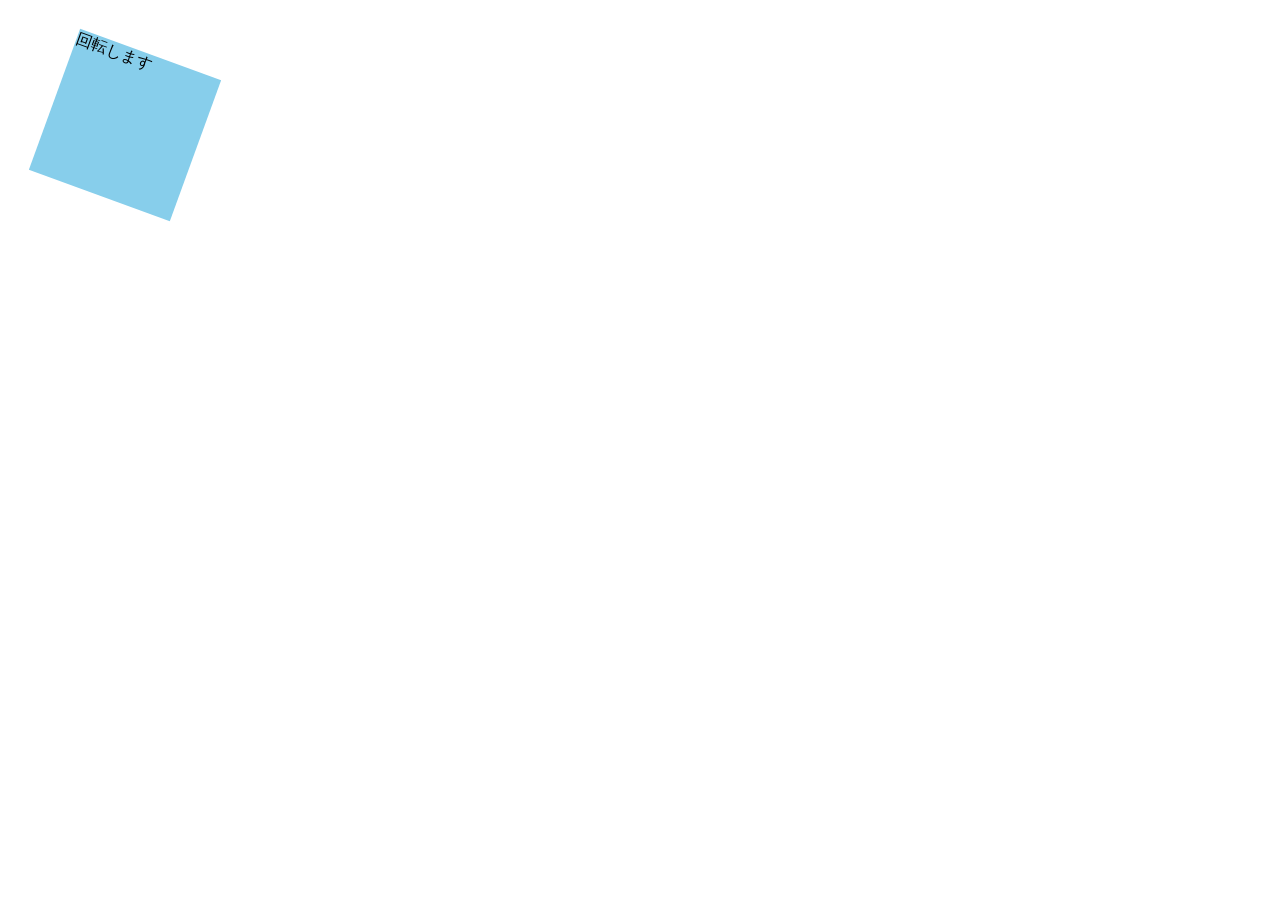
<file: kadai_mdn_css/mdn.html>
<!DOCTYPE html>
<html>
<head>
    <title>CSSをMDNで調べて装飾しよう</title>   
    <style>
        div {
            position: absolute;
            left: 50px;
            top: 50px;
            width: 150px;
            height: 150px;
            background-color: skyblue;
            transform: rotate(20deg);
        }
    </style>
</head>

<body>
    <div>
        回転します
    </div>

</body>
</html>
</file>
<file: html-css-kadai_013/style.css>
@charset "UTF-8";


/* PC、スマホ共通スタイル */
body {
  font-family: "Source Sans Pro", "Hiragino Kaku Gothic ProN", Meiryo, Arial,
    sans-serif;
}

p {
  font-size: 15px;
}

#main-visual>img {
  width: 100%;
}

/*================
PC用のスタイル 
=================*/
@media screen and (min-width: 768px) {
  /* 横幅設定 */
  body {
    max-width: 1080px;
    min-width: 960px;
    margin: 0 auto 0 auto;
  }


  /* ヘッダー */
  header {
    display: flex;
    justify-content: space-between;
  }

  /* ナビゲーションのレイアウト */
  #nav-pc {
    text-align: right;
    font-size: 14px;
    padding-top: 15px;
  }

  /* ナビゲーションのリンクの装飾設定 */
  #nav-pc>a {
    text-decoration: none;
    margin-left: 20px;
  }

  #nav-pc>a:link {
    color: #0d0d0d;
  }

  #nav-pc>a:visited {
    color: #0d0d0d;
  }

  #nav-pc>a:hover {
    color: #0d0d0d;
    text-decoration: underline;
  }

  #nav-pc>a:active {
    color: #0d0d0d;
  }

  /* スマホ用ナビを非表示 */
 #nav-sp,
 #menu-sp {
   display: none;
 }

}


/*====================
スマートフォン用のスタイル
=====================*/
@media screen and (max-width: 767px) {
  body {
    min-width: 375px;
    margin: 0;
  }

  /* PC用ナビゲーション非表示 */
  #nav-pc {
    display: none;
  }

  /* ハンバーガーメニュー */
  #menu-sp {
    float: right;
    padding: 0;
  }
   /* スマホ用ナビゲーションの表示切替 */
   /* 初期状態、レイアウトと非表示設定 */
   #nav-sp {
    background-color: #ce933e;
    position: absolute;
    left: 0;
    top: 0;
    height: 100%;
    width: 100%;
    display: none;
    z-index: 100;
  }

    /* ×ボタン */
    #close {
      position: absolute;
      top: 20px;
      right: 20px;
    }
  
    /* ナビゲーションメニュー用ロゴ */
    #logo-sp {
      margin: 80px 0 30px 20px;
    }
      /* ナビゲーションのリンクの装飾設定 */
   #nav-sp > a {
    display: block;
  }
  #nav-sp > a:link {
    color: #ffffff;
  }
  #nav-sp > a:visited {
    color: #ffffff;
  }
  #nav-sp > a:hover {
    color: #ffffff;
    text-decoration: underline;
  }
  #nav-sp > a:active {
    color: #ffffff;
  }
  #nav-sp > .menu {
    text-decoration: none;
    display: block;
    margin: 0 20px 0 20px;
    height: 44px;
    font-size: 16px;
    background-image: url("images/arrow.png");
    background-repeat: no-repeat;
    background-position: right top;
  }
}
</file>
<file: kadai_tutorial_output/style.css>
@charset "UTF-8";


/* PC、スマホ共通スタイル */
body {
  font-family: "Source Sans Pro", "Hiragino Kaku Gothic ProN", Meiryo, Arial, sans-serif;
}

p {
  font-size: 15px;
}

/*================
 PC用のスタイル 
=================*/
@media screen and (min-width: 768px) {
/* 横幅設定 */
body {
  max-width: 1080px;
  min-width: 960px;
  margin: 0 auto 0 auto;
}


/* ヘッダー */
header {
  display: flex;
  justify-content: space-between;
}

  /* ナビゲーションのレイアウト */
  #nav-pc {
    text-align: right;
    font-size: 14px;
    padding-top: 15px;
  }
  
  /* ナビゲーションのリンクの装飾設定 */
  #nav-pc > a {
    text-decoration: none;
    margin-left: 20px;
  }
  #nav-pc > a:link {
    color: #0d0d0d;
  }
  #nav-pc > a:visited {
    color: #0d0d0d;
  }
  #nav-pc > a:hover {
    color: #0d0d0d;
    text-decoration: underline;
  }
  #nav-pc > a:active {
    color: #0d0d0d;
  }


 /* スマホ用ナビを非表示 */
 #nav-sp,
 #menu-sp {
   display: none;
 }





   /* メインビジュアル*/
   #main-visual {
    position: relative;
    height: 400px;
  }

  #main-message {
    position: absolute;
    top: 0;
    left: 0;
    background-color: #2710d5;
    color: #ffffff;
    border-radius: 0 0 476px 0;
    max-width: 620px;
    height: 100%;
    width: 100%;
    z-index: 11;
  }

  #main-message > h1 {
    font-size: 60px;
    font-weight: bold;
    margin: 100px 0 0 50px;
  }
  #main-message > p { 
    font-size: 28px;
    margin: 0 0 0 50px;
  }


  #main-visual > img {
    max-width: 620px;
    border-radius: 476px 0 0 0;
    position: absolute;
    top: 0;
    right: 0;
    z-index: 10;
  }

  /* 見出し */
  h2 {
    margin: 40px 0 0 0;
  }
  
  h2::after {
    content: url("images/line.png");
    margin-left: 10px;
  }
  
  h3 {
    font-size: 27px;
  }

   /* ミッション */
   #mission {
    margin: 80px auto 80px auto;
    width: 100%;
  }
  
  #mission-flex {
    width: 100%;
    display: flex;
  }

  #mission-flex > div {
    width: 50%;
    margin: 20px;
  }
  
  #mission-photo {
    width: 100%;
  }
  
  #s2dgs {
    margin-top: 50px;
    width: 100%;
  }

 /* プロダクト */
 #product {
  background-color: #fafafa;
  margin: 80px 0 80px 0;
  padding: 10px 40px 0px 40px;
}

/* 外枠 */
#product > div {
  margin-top: 40px;
  display: flex;
}

/* 左のカラム */
#product-left {
  width: 50%;
  margin-right: 20px;
}

/* 右のカラム */
#product-right {
  width: 50%;
  margin-left: 20px;
  margin-top: 80px;
}

/* 画像＋説明の枠 */
#product-left > div {
  position: relative;
  height: 480px;
  margin-right: 20px;
}
#product-right > div {
  position: relative;
  height: 480px;
  margin-left: 20px;
}

  /* 画像 */
  .product-photo {
    width: 100%;
  }

   /* 説明文の枠 */
   .product-explain {
    background-color: #ffffff;
    position: absolute;
    left: 0;
    top: 280px;
    margin: 0 40px 0 40px;
    padding: 20px;
    box-shadow: 5px 5px 10px rgba(0, 0, 0, 0.05);
  }
  
  /* 説明文の英語 */
  .product-explain > span {
    color: #2710d5;
    font-weight: bold;
    font-size: 16px;
    margin: 0;
  }
  
  /* 説明文の見出し */
  .product-explain > h3 {
    font-size: 20px;
    margin: 5px 0 5px 0;
  }
  
  /* 説明文 */
  .product-explain > p {
    font-size: 14px;
    margin: 0;
  }
  
  /* 「もっとみる」ボタン */
  #product-more {
    margin: 0 auto -42px auto;
  }

 
  /* ABOUT US */
#aboutus {
  margin: 80px auto 80px auto;
}

/* 3つの組織文化と画像を入れる枠 */
#aboutus > div {
  display: flex;
}

/* 画像 */
.culture-img {
  width: 100%;
  align-self: flex-start;
}

.culture-img2 {
  margin-top: 50px;
  width: 100%;
}

/* 3つの組織文化の表 */
.culture-table {
  margin-right: 50px;
}

/* 番号 */
.culture-num {
  font-size: 80px;
  color: #2710d5;
  margin: 0 20px 0 0;
}

/* 組織文化英語 */
.culture-en {
  color: #2710d5;
  font-weight: bold;
  font-size: 24px;
  display: block;
}

/* 組織文化日本語 */
.culture-jp {
  font-size: 28px;
  font-weight: bold;
}

/* 説明文 */
.culture-description {
  margin: 0;
}

  /* ビジョン */
  #vision {
    margin: 80px auto 80px auto;
  }
  
  /* セクション内の外枠 */
  #vision > div {
    width: 100%;
    display: flex;
    justify-content: space-between;
    flex-wrap: wrap;
  }
  
  /* 7つの行動指針の枠 */
  .vision-box {
    width: 300px;
    height: 300px;
    margin-bottom: 30px;
    position: relative;
  }

  .vision-box > img {
    width: 100%;
    height: auto;
    position: absolute;
    top: 0;
    left: 0;
    z-index: 30;
  }
  
  .vision-box > span {
    position: absolute;
    top: 0;
    left: 0;
    z-index: 31;
    margin-right: 20px;
  }
  
  .vision-box > span > h4 {
    color: #2710d5;
    font-size: 19px;
    margin: 80px 0 0 0;
  }
  
  .vision-box > span > h4::first-letter {
    font-size: 40px;
  }
  
  .vision-box > span > h5 {
    font-size: 20px;
    margin: 0 0 0 0;
  }
  
  .vision-box > span > p {
    margin: 10px 0 0 0;
  }



 /* 導入企業 */
  #cases {
    margin: 40px auto 40px auto;
    width: 100%;
 }


ul{
  list-style: none;
  display: flex;
}


li{
  width: 33%;
  margin: 20px;
}

.case-card{
  background-color: #ffffff;
  min-height:400px;
  box-shadow: 5px 5px 15px rgba(0, 0, 0, 0.2);
}

.case-img{
   width: 100%;
}


.case-info{
  padding:10px 20px 10px 20px;
}

.case-info > h4 {
  color:#2710d5;
  font-size:19px;
}

.case-info > p {
  font-size:14px;
}



   /* 会社概要 */
   #company {
    margin: 80px auto 80px auto;
  }

  #company-table {
    width: 100%;
  }
 
  .tableheader {
    text-align: left;
    padding: 20px;
    border-bottom-color: #2710d5;
    border-bottom-width: 1px;
    border-bottom-style: solid;
    width: 100px;
  }
 
  .tableheader-first {
    text-align: left;
    padding: 20px;
    border-bottom-color: #2710d5;
    border-bottom-width: 1px;
    border-bottom-style: solid;
    border-top-color: #2710d5;
    border-top-width: 1px;
    border-top-style: solid;
    width: 100px;
  }
 
  .cell {
    padding: 30px;
    border-bottom-color: #ececec;
    border-bottom-width: 1px;
    border-bottom-style: solid;
  }
 
  .cell-first {
    padding: 30px;
    border-bottom-color: #ececec;
    border-bottom-width: 1px;
    border-bottom-style: solid;
    border-top-color: #ececec;
    border-top-width: 1px;
    border-top-style: solid;
  }

  #company > iframe {
    width: 100%;
    height: 368px;
    margin-top: 40px;
  }

   /* お問い合わせ */
   #contact {
    margin: 80px auto 80px auto;
  }
  
  /* 外枠 */
  #contact > form > div {
    display: flex;
    flex-direction: row;
    flex-wrap: wrap;
    padding-bottom: 30px;
  }

   /* 左列の見出し */
   .contact-heading {
    width: 240px;
    align-self: center;
  }
  /* 見出しのラベル */
  .contact-label {
    font-weight: bold;
  }
  /* 必須 */
  .contact-span {
    color: #ce2222;
    margin: 0 0 0 20px;
    font-weight: bold;
  }

   /* テキストボックス */
   .contact-textbox {
    border-top: 0;
    border-left: 0;
    border-right: 0;
    border-bottom-width: 1px;
    border-bottom-color: #707070;
    border-bottom-style: solid;
    background-color: #fafafa;
    width: 400px;
    height: 56px;
  }
  /* お問い合わせ内容のテキストエリア */
  .contact-textarea {
    border-top: 0;
    border-left: 0;
    border-right: 0;
    border-bottom-width: 1px;
    border-bottom-color: #707070;
    border-bottom-style: solid;
    background-color: #fafafa;
    width: 400px;
    height: 200px;
  }

   /* 個人情報の取り扱い */
   details {
    width: 700px;
  }
  details > div {
    background-color: #fafafa;
    padding: 20px;
  } 
  details > div > span {
    font-weight: bold;
  }

   /* フッター */
   footer {
    background-color: #0d0d0d;
    text-align: center;
    padding: 80px 80px 30px 80px;
  }
  
  #footer-logo {
    margin-bottom: 30px;
  }

  #footer-link {
    margin-bottom: 50px;
  }
  #footer-link > a {
    text-decoration: none;
    margin: 10px;
  }
  #footer-link > a:link {
    color: #ffffff;
  }
  #footer-link > a:visited {
    color: #ffffff;
  }
  #footer-link > a:hover {
    color: #ffffff;
    text-decoration: underline;
  }
  #footer-link > a:active {
    color: #ffffff;
  }

  #sns-footer {
    text-align: left;
    width: 100%;
  }
 
  #sns-footer > a {
    margin-right: 30px;
  }
  
  #copyright {
    color: #ffffff;
    float: right;
  }

    /* mission.html用スタイル */
   /* ミッションのメインビジュアル */
   #mission-main {
    height: 496px;
    width: 100%;
    background-image: url("images/mission/mission-main.png");
    background-repeat: no-repeat;
    background-position-y: center;
  }

  #mission-title {
    background-color: #2710d5;
    width: 368px;
    color: #ffffff;
    height: 496px;
    border-radius: 0 248px 248px 0;
    position: relative;
  }

  #mission-title > h1 {
    position: absolute;
    top: 0;
    left: 100px;
    font-size: 80px;
  }

  #mission-title > span {
    position: absolute;
    top: 200px;
    left: 100px;
    font-size: 26px;
  }

  #mission-title > div {
    position: absolute;
    top: 350px;
    left: 100px;
    font-size: 16px;
  }

  #mission-s2dgs {
    width: 100%;
    margin: 20px;
  }

  .mission-h2 {
    color: #2710d5;
    font-size: 40px;
  }

  .mission-h2::after {
    content: none;
  }
  #mission-5goals {
    margin: 20px;
    display: flex;
  }

  #mission-5goals > div {
    flex-grow: 1;
    padding: 20px;
  }

  #mission-5goals > div > div {
    margin-bottom: 40px;
  }

  .fivegoals-image-right {
    float: right;
    margin: 20px;
  }

  .fivegoals-image-left {
    float: left;
    margin: 20px;
  }

  .fivegoals-number {
    color: #2710d5;
    font-size: 48px;
    margin: 0;
  }

  .fivegoals-h3 {
    font-size: 28px;
    margin: 0;
  }

  .fivegoals-p {
    margin: 0;
  }
  /* プロダクトページ */
  #product-main {
    height: 496px;
    width: 100%;
    background-image: url("images/product/product-main.png");
    background-repeat: no-repeat;
    background-position-y: center;
  }

  #product-title {
    background-color: #2710d5;
    width: 368px;
    color: #ffffff;
    height: 496px;
    border-radius: 0 248px 248px 0;
    position: relative;
  }
  #product-title > h1 {
    position: absolute;
    top: 0;
    left: 100px;
    font-size: 80px;
  }

  #product-title > span {
    position: absolute;
    top: 200px;
    left: 100px;
    font-size: 26px;
  }

  #product-title > div {
    position: absolute;
    top: 350px;
    left: 100px;
    font-size: 16px;
  }
    /* セクション1 */
    .product-section1 {
      position: relative;
      margin: 20px;
      height: 340px;
    }
  
    .product-section1 > img {
      position: absolute;
      top: 0;
      left: 0;
      width: 450px;
      margin: 0 40px 30px 0;
      border-radius: 0 432px 0 0;
    }
  
    .product-section1 > div {
      position: absolute;
      top: 0;
      left: 480px;
    }
  
    /* セクション2 */
    .product-section2 {
      position: relative;
      margin: 20px;
      height: 340px;
    }
  
    .product-section2 > img {
      position: absolute;
      top: 0;
      right: 0;
      width: 450px;
      margin: 0 0 30px 40px;
      border-radius: 432px 0 0 0;
    }
  
    .product-section2 > div {
      width: 500px;
      position: absolute;
      top: 0;
      left: 0;
    }
  
    .product-h2 {
      color: #2710d5;
      font-size: 24px;
      margin: 0;
    }
  
    .product-h3 {
      font-size: 28px;
      margin: 0;
    }
}

/*====================
スマートフォン用のスタイル
=====================*/
@media screen and (max-width: 767px) {
  body {
    min-width: 375px;
    margin: 0;
  }

  /* PC用ナビゲーション非表示 */
  #nav-pc {
    display: none;
  }

  /* ハンバーガーメニュー */
  #menu-sp {
    float: right;
    padding: 0;
  }
   /* スマホ用ナビゲーションの表示切替 */
   /* 初期状態、レイアウトと非表示設定 */
   #nav-sp {
    background-color: #2710d5;
    position: absolute;
    left: 0;
    top: 0;
    height: 100%;
    width: 100%;
    display: none;
    z-index: 100;
  }

    /* ×ボタン */
    #close {
      position: absolute;
      top: 20px;
      right: 20px;
    }
  
    /* ナビゲーションメニュー用ロゴ */
    #logo-sp {
      margin: 80px 0 30px 20px;
    }
      /* ナビゲーションのリンクの装飾設定 */
   #nav-sp > a {
    display: block;
  }
  #nav-sp > a:link {
    color: #ffffff;
  }
  #nav-sp > a:visited {
    color: #ffffff;
  }
  #nav-sp > a:hover {
    color: #ffffff;
    text-decoration: underline;
  }
  #nav-sp > a:active {
    color: #ffffff;
  }
  #nav-sp > .menu {
    text-decoration: none;
    display: block;
    margin: 0 20px 0 20px;
    height: 44px;
    font-size: 16px;
    background-image: url("images/arrow.png");
    background-repeat: no-repeat;
    background-position: right top;
  }
  #sns {
    position: absolute;
    bottom: 20px;
    left: 20px;
  }
  #sns > a {
    margin-right: 30px;
  }
    /* メインビジュアル */
    #main-visual {
      position: relative;
      height: 470px;
      width: 100%;
      overflow: hidden;
    }
    #main-visual > div {
      position: absolute;
      top: 0;
      left: 0;
      background-color: #2710d5;
      color: white;
      border-radius: 0 0 476px 0;
      text-align: center;
      height: 280px;
      width: 100%;
      z-index: 11;
    }
    #main-visual > div > h1 {
      font-size: 28px;
      margin: 90px 0 0 0;
    }
  
    #main-visual > div > p {
      margin: 0;
    }
  
    #main-visual > img {
      width: 100%;
      border-radius: 476px 0 0 0;
      z-index: 10;
      position: absolute;
      bottom: 0;
      right: 0;
    }
     /* 見出し */
     h2::after {
      content: url("images/line.png");
      margin-left: 10px;
    }

    h3 {
      font-size: 24px;
      margin: 10px 0 0 0;
    }
     /* ミッション */
   #mission {
    margin: 20px;
  }

  #mission-photo {
    width: 100%;
  }

  #s2dgs {
    width: 100%;
  }
   /* プロダクト */
   #product {
    background-color: #fafafa;
    padding-top: 10px;
  }

  #product h2 {
    margin-left: 20px;
  }
  /* 外枠 */
  /* 左右のカラム　スマホでは縦並び */
  #product-left,
  #product-right {
    margin-right: 20px;
    margin-left: 20px;
  }
    /* 画像＋説明の枠 */
    #product-left > div,
    #product-right > div {
      position: relative;
      height: 540px;
    }
  
    /* 説明文の枠 */
    .product-explain {
      background-color: #ffffff;
      position: absolute;
      left: 0;
      bottom: 50px;
      padding: 20px;
      box-shadow: 5px 5px 10px rgba(0, 0, 0, 0.05);
    }
  
    .product-explain > span {
      color: #2710d5;
      font-weight: bold;
      font-size: 16px;
      margin: 0px;
    }
  
    .product-explain > h3 {
      margin: 10px 0 10px 0;
    }
      /* 画像 */
   .product-photo {
    width: 100%;
  }

  #product-more > img {
    margin: 0 0 -42px 20px;
  }
    /* ABOUT US */
    #aboutus {
      margin: 80px 20px 80px 20px;
    }
  
    #aboutus > div {
      display: flex;
      flex-direction: column;
    }
  
    .culture-table {
      width: 100%;
      padding-right: 20px;
      order: 2;
    }
    .culture-img {
      width: 100%;
      order: 1;
    }
  
    .culture-img2 {
      width: 100%;
    }

    .culture-num {
      font-size: 80px;
      color: #2710d5;
    }
  
    .culture-en {
      color: #2710d5;
      font-weight: bold;
      font-size: 24px;
      display: block;
    }
  
    .culture-jp {
      display: block;
    }
  
    .culture-description {
      margin: 0;
    }
       /* ビジョン */
   #vision {
    margin: 80px 20px 80px 20px;
  }

  .vision-box {
    width: 300px;
    height: 300px;
    margin-bottom: 30px;
    position: relative;
  }

  .vision-box > img {
    width: 100%;
    height: auto;
    position: absolute;
    top: 0;
    left: 0;
    z-index: 30;
  }
  .vision-box > span {
    position: absolute;
    top: 0;
    left: 0;
    z-index: 31;
    margin-right: 20px;
  }

  .vision-box > span > h4 {
    color: #2710d5;
    font-size: 19px;
    margin: 60px 0 0 0;
  }

  .vision-box > span > h5 {
    font-size: 20px;
    margin: 0 0 0 0;
  }
  .vision-box > span > p {
    margin: 10px 0 0 0;
  }

     /* 会社概要 */
     #company {
      margin: 0 20px 0 20px;
    }
  
    #company > h3 {
      margin-bottom: 20px;
    }
    #company > table {
      width: 100%;
    }
  
    .tableheader-first {
      text-align: left;
      padding: 20px;
      border-bottom-color: #2710d5;
      border-bottom-width: 1px;
      border-bottom-style: solid;
      border-top-color: #2710d5;
      border-top-width: 1px;
      border-top-style: solid;
      width: 50px;
    }
    .tableheader {
      text-align: left;
      padding: 20px;
      border-bottom-color: #2710d5;
      border-bottom-width: 1px;
      border-bottom-style: solid;
      width: 50px;
    }
  
    .cell {
      padding: 20px;
      border-bottom-color: #ececec;
      border-bottom-width: 1px;
      border-bottom-style: solid;
    }
    .cell-first {
      padding: 20px;
      border-bottom-color: #ececec;
      border-bottom-width: 1px;
      border-bottom-style: solid;
      border-top-color: #ececec;
      border-top-width: 1px;
      border-top-style: solid;
    }
  
    #company > iframe {
      width: 100%;
      height: 240px;
      margin: 40px 0 0 0;
    }

      /* お問い合わせ */
   #contact {
    margin: 80px 20px 80px 20px;
  }

  #contact > h3 {
    margin-bottom: 20px;
  }

  #contact > form > div {
    margin-bottom: 20px;
  }

  .contact-heading {
    margin-bottom: 20px;
  }
    /* ラベル */
    .contact-label {
      font-weight: bold;
    }
  
    /* 必須 */
    .contact-span {
      color: #ce2222;
      margin: 0 0 0 20px;
      font-weight: bold;
    }
  
    .contact-textbox {
      height: 56px;
      border-top: 0;
      border-left: 0;
      border-right: 0;
      background-color: #fafafa;
      border-bottom-color: #707070;
      border-bottom-width: 1px;
      border-style: solid;
      min-width: 300px;
      width: 100%;
    }
  
    .contact-textarea {
      height: 150px;
      border-top: 0;
      border-left: 0;
      border-right: 0;
      background-color: #fafafa;
      width: 100%;
    }
  
    .radiobutton {
      margin-bottom: 20px;
    }
  
    .radiobutton + label::after {
      content: "\A";
      white-space: pre;
    }

      /* フッター */
   footer {
    background-color: #0d0d0d;
    padding: 30px 20px 50px 20px;
  }

  #footer-logo {
    margin-bottom: 30px;
  }

  #footer-link {
    margin-bottom: 50px;
  }
  #footer-link > a {
    text-decoration: none;
    margin: 0 20px 30px 0;
    display: block;
    background-image: url("images/arrow.png");
    background-repeat: no-repeat;
    background-position: right top;
  }
  #footer-link > a:link {
    color: #ffffff;
  }
  #footer-link > a:visited {
    color: #ffffff;
  }
  #footer-link > a:hover {
    color: #ffffff;
    text-decoration: underline;
  }
  #footer-link > a:active {
    color: #ffffff;
  }

  #sns-footer > a {
    margin-right: 30px;
}

#copyright {
    font-size: 12px;
    display: block;
    margin-top: 30px;
    color: #ffffff;
}

  /* mission.html用スタイル */
   /* ミッションのメインビジュアル */
   #mission-main {
    height: 256px;
    width: 100%;
    background-image: url("images/mission/mission-main.png");
    background-repeat: no-repeat;
    background-position-y: center;
    background-size: auto 208px;
  }

  #mission-title {
    background-color: #2710d5;
    width: 136px;
    color: #ffffff;
    height: 256px;
    border-radius: 0 248px 248px 0;
    position: relative;
  }
  #mission-title > h1 {
    position: absolute;
    top: 0;
    left: 20px;
    font-size: 40px;
  }

  #mission-title > span {
    position: absolute;
    top: 110px;
    left: 20px;
    font-size: 18px;
  }

  #mission-title > div {
    position: absolute;
    top: 180px;
    left: 20px;
    font-size: 13px;
  }

    /* ミッションページ　S2DGSの設定 */
    #mission-s2dgs {
      margin: 20px;
    }
  
    .mission-h2 {
      color: #2710d5;
      font-size: 38px;
      margin: 0px;
    }
  
    .mission-h2::after {
      content: none;
    }
  
    #mission-s2dgs > img {
      width: 100%;
    }

     /* ミッションページ　5Goalsの設定 */
   #mission-5goals {
    margin: 20px;
  }

  #mission-5goals > div > div {
    margin-bottom: 40px;
  }

  #s2dgs-image {
    width: 100%;
  }
  .fivegoals-image-right {
    margin: 20px auto 20px auto;
    display: block;
  }

  .fivegoals-image-left {
    margin: 20px auto 20px auto;
    display: block;
  }

  .fivegoals-number {
    color: #2710d5;
    font-size: 48px;
    margin: 0;
  }

  .fivegoals-h3 {
    font-size: 28px;
    margin: 0;
  }
  .fivegoals-p {
    margin: 0;
  }
    /* プロダクトページ */
    #product-main {
      height: 256px;
      width: 100%;
      background-image: url("images/product/product-main.png");
      background-repeat: no-repeat;
      background-position-y: center;
      background-size: auto 208px;
    }
    #product-title {
      background-color: #2710d5;
      width: 136px;
      color: #ffffff;
      height: 256px;
      border-radius: 0 248px 248px 0;
      position: relative;
    }
    #product-title > h1 {
      position: absolute;
      top: 0;
      left: 20px;
      font-size: 40px;
    }
    #product-title > span {
      position: absolute;
      top: 110px;
      left: 20px;
      font-size: 18px;
    }
    #product-title > div {
      position: absolute;
      top: 180px;
      left: 20px;
      font-size: 13px;
    }
    .product-section1 {
      margin: 20px;
    }
  
    .product-section1 > img {
      width: 100%;
      border-radius: 0 300px 0 0;
    }
    
    .product-section2 {
      margin: 20px;
      display: flex;
      flex-direction: column;
    }
  
    .product-section2 > img {
      order: 1;
      width: 100%;
      border-radius: 300px 0 0 0;
    }
  
    .product-section2 > div {
      order: 2;
    }
  
    .product-h2 {
      color: #2710d5;
      font-size: 24px;
      margin: 0;
    }
  
    .product-h3 {
      font-size: 28px;
      margin: 0;
    }
}
</file>
<file: socialtech-kadai_012/style.css>
@charset "UTF-8";


/* PC、スマホ共通スタイル */
body {
  font-family: "Source Sans Pro", "Hiragino Kaku Gothic ProN", Meiryo, Arial, sans-serif;
}

p {
  font-size: 15px;
}

/*================
 PC用のスタイル 
=================*/
/* 横幅設定 */
body {
  max-width: 1080px;
  min-width: 960px;
  margin: 0 auto 0 auto;
}

/* ヘッダー */
header {
  display: flex;
  justify-content: space-between;
}

  /* ナビゲーションのレイアウト */
  #nav-pc {
    text-align: right;
    font-size: 14px;
    padding-top: 15px;
  }
  
  /* ナビゲーションのリンクの装飾設定 */
  #nav-pc > a {
    text-decoration: none;
    margin-left: 20px;
  }
  #nav-pc > a:link {
    color: #0d0d0d;
  }
  #nav-pc > a:visited {
    color: #0d0d0d;
  }
  #nav-pc > a:hover {
    color: #0d0d0d;
    text-decoration: underline;
  }
  #nav-pc > a:active {
    color: #0d0d0d;
  }

   /* メインビジュアル*/
   #main-visual {
    position: relative;
    height: 400px;
  }

  #main-message {
    position: absolute;
    top: 0;
    left: 0;
    background-color: #2710d5;
    color: #ffffff;
    border-radius: 0 0 476px 0;
    max-width: 620px;
    height: 100%;
    width: 100%;
    z-index: 11;
  }

  #main-message > h1 {
    font-size: 60px;
    font-weight: bold;
    margin: 100px 0 0 50px;
  }
  #main-message > p { 
    font-size: 28px;
    margin: 0 0 0 50px;
  }


  #main-visual > img {
    max-width: 620px;
    border-radius: 476px 0 0 0;
    position: absolute;
    top: 0;
    right: 0;
    z-index: 10;
  }

  /* 見出し */
  h2 {
    margin: 40px 0 0 0;
  }
  
  h2::after {
    content: url("images/line.png");
    margin-left: 10px;
  }
  
  h3 {
    font-size: 27px;
  }

   /* ミッション */
   #mission {
    margin: 80px auto 80px auto;
    width: 100%;
  }
  
  #mission-flex {
    width: 100%;
    display: flex;
  }

  #mission-flex > div {
    width: 50%;
    margin: 20px;
  }
  
  #mission-photo {
    width: 100%;
  }
  
  #s2dgs {
    margin-top: 50px;
    width: 100%;
  }

 /* プロダクト */
 #product {
  background-color: #fafafa;
  margin: 80px 0 80px 0;
  padding: 10px 40px 0px 40px;
}

/* 外枠 */
#product > div {
  margin-top: 40px;
  display: flex;
}

/* 左のカラム */
#product-left {
  width: 50%;
  margin-right: 20px;
}

/* 右のカラム */
#product-right {
  width: 50%;
  margin-left: 20px;
  margin-top: 80px;
}

/* 画像＋説明の枠 */
#product-left > div {
  position: relative;
  height: 480px;
  margin-right: 20px;
}
#product-right > div {
  position: relative;
  height: 480px;
  margin-left: 20px;
}

  /* 画像 */
  .product-photo {
    width: 100%;
  }

   /* 説明文の枠 */
   .product-explain {
    background-color: #ffffff;
    position: absolute;
    left: 0;
    top: 280px;
    margin: 0 40px 0 40px;
    padding: 20px;
    box-shadow: 5px 5px 10px rgba(0, 0, 0, 0.05);
  }
  
  /* 説明文の英語 */
  .product-explain > span {
    color: #2710d5;
    font-weight: bold;
    font-size: 16px;
    margin: 0;
  }
  
  /* 説明文の見出し */
  .product-explain > h3 {
    font-size: 20px;
    margin: 5px 0 5px 0;
  }
  
  /* 説明文 */
  .product-explain > p {
    font-size: 14px;
    margin: 0;
  }
  
  /* 「もっとみる」ボタン */
  #product-more {
    margin: 0 auto -42px auto;
  }

 
  /* ABOUT US */
#aboutus {
  margin: 80px auto 80px auto;
}

/* 3つの組織文化と画像を入れる枠 */
#aboutus > div {
  display: flex;
}

/* 画像 */
.culture-img {
  width: 100%;
  align-self: flex-start;
}

.culture-img2 {
  margin-top: 50px;
  width: 100%;
}

/* 3つの組織文化の表 */
.culture-table {
  margin-right: 50px;
}

/* 番号 */
.culture-num {
  font-size: 80px;
  color: #2710d5;
  margin: 0 20px 0 0;
}

/* 組織文化英語 */
.culture-en {
  color: #2710d5;
  font-weight: bold;
  font-size: 24px;
  display: block;
}

/* 組織文化日本語 */
.culture-jp {
  font-size: 28px;
  font-weight: bold;
}

/* 説明文 */
.culture-description {
  margin: 0;
}

  /* ビジョン */
  #vision {
    margin: 80px auto 80px auto;
  }
  
  /* セクション内の外枠 */
  #vision > div {
    width: 100%;
    display: flex;
    justify-content: space-between;
    flex-wrap: wrap;
  }
  
  /* 7つの行動指針の枠 */
  .vision-box {
    width: 300px;
    height: 300px;
    margin-bottom: 30px;
    position: relative;
  }

  .vision-box > img {
    width: 100%;
    height: auto;
    position: absolute;
    top: 0;
    left: 0;
    z-index: 30;
  }
  
  .vision-box > span {
    position: absolute;
    top: 0;
    left: 0;
    z-index: 31;
    margin-right: 20px;
  }
  
  .vision-box > span > h4 {
    color: #2710d5;
    font-size: 19px;
    margin: 80px 0 0 0;
  }
  
  .vision-box > span > h4::first-letter {
    font-size: 40px;
  }
  
  .vision-box > span > h5 {
    font-size: 20px;
    margin: 0 0 0 0;
  }
  
  .vision-box > span > p {
    margin: 10px 0 0 0;
  }



 /* 導入企業 */
  #cases {
    margin: 40px auto 40px auto;
    width: 100%;
 }


ul{
  list-style: none;
  display: flex;
}


li{
  width: 33%;
  margin: 20px;
}

.case-card{
  background-color: #ffffff;
  min-height:400px;
  box-shadow: 5px 5px 15px rgba(0, 0, 0, 0.2);
}

.case-img{
   width: 100%;
}


.case-info{
  padding:10px 20px 10px 20px;
}

.case-info > h4 {
  color:#2710d5;
  font-size:19px;
}

.case-info > p {
  font-size:14px;
}



   /* 会社概要 */
   #company {
    margin: 80px auto 80px auto;
  }

  #company-table {
    width: 100%;
  }
 
  .tableheader {
    text-align: left;
    padding: 20px;
    border-bottom-color: #2710d5;
    border-bottom-width: 1px;
    border-bottom-style: solid;
    width: 100px;
  }
 
  .tableheader-first {
    text-align: left;
    padding: 20px;
    border-bottom-color: #2710d5;
    border-bottom-width: 1px;
    border-bottom-style: solid;
    border-top-color: #2710d5;
    border-top-width: 1px;
    border-top-style: solid;
    width: 100px;
  }
 
  .cell {
    padding: 30px;
    border-bottom-color: #ececec;
    border-bottom-width: 1px;
    border-bottom-style: solid;
  }
 
  .cell-first {
    padding: 30px;
    border-bottom-color: #ececec;
    border-bottom-width: 1px;
    border-bottom-style: solid;
    border-top-color: #ececec;
    border-top-width: 1px;
    border-top-style: solid;
  }

  #company > iframe {
    width: 100%;
    height: 368px;
    margin-top: 40px;
  }

   /* お問い合わせ */
   #contact {
    margin: 80px auto 80px auto;
  }
  
  /* 外枠 */
  #contact > form > div {
    display: flex;
    flex-direction: row;
    flex-wrap: wrap;
    padding-bottom: 30px;
  }

   /* 左列の見出し */
   .contact-heading {
    width: 240px;
    align-self: center;
  }
  /* 見出しのラベル */
  .contact-label {
    font-weight: bold;
  }
  /* 必須 */
  .contact-span {
    color: #ce2222;
    margin: 0 0 0 20px;
    font-weight: bold;
  }

   /* テキストボックス */
   .contact-textbox {
    border-top: 0;
    border-left: 0;
    border-right: 0;
    border-bottom-width: 1px;
    border-bottom-color: #707070;
    border-bottom-style: solid;
    background-color: #fafafa;
    width: 400px;
    height: 56px;
  }
  /* お問い合わせ内容のテキストエリア */
  .contact-textarea {
    border-top: 0;
    border-left: 0;
    border-right: 0;
    border-bottom-width: 1px;
    border-bottom-color: #707070;
    border-bottom-style: solid;
    background-color: #fafafa;
    width: 400px;
    height: 200px;
  }

   /* 個人情報の取り扱い */
   details {
    width: 700px;
  }
  details > div {
    background-color: #fafafa;
    padding: 20px;
  } 
  details > div > span {
    font-weight: bold;
  }

   /* フッター */
   footer {
    background-color: #0d0d0d;
    text-align: center;
    padding: 80px 80px 30px 80px;
  }
  
  #footer-logo {
    margin-bottom: 30px;
  }

  #footer-link {
    margin-bottom: 50px;
  }
  #footer-link > a {
    text-decoration: none;
    margin: 10px;
  }
  #footer-link > a:link {
    color: #ffffff;
  }
  #footer-link > a:visited {
    color: #ffffff;
  }
  #footer-link > a:hover {
    color: #ffffff;
    text-decoration: underline;
  }
  #footer-link > a:active {
    color: #ffffff;
  }

  #sns-footer {
    text-align: left;
    width: 100%;
  }
 
  #sns-footer > a {
    margin-right: 30px;
  }
  
  #copyright {
    color: #ffffff;
    float: right;
  }
</file>
<file: socialtech/style.css>
@charset "UTF-8";


/* PC、スマホ共通スタイル */
body {
  font-family: "Source Sans Pro", "Hiragino Kaku Gothic ProN", Meiryo, Arial, sans-serif;
}

p {
  font-size: 15px;
}

/*================
 PC用のスタイル 
=================*/
/* 横幅設定 */
body {
  max-width: 1080px;
  min-width: 960px;
  margin: 0 auto 0 auto;
}

/* ヘッダー */
header {
  display: flex;
  justify-content: space-between;
}

  /* ナビゲーションのレイアウト */
  #nav-pc {
    text-align: right;
    font-size: 14px;
    padding-top: 15px;
  }
  
  /* ナビゲーションのリンクの装飾設定 */
  #nav-pc > a {
    text-decoration: none;
    margin-left: 20px;
  }
  #nav-pc > a:link {
    color: #0d0d0d;
  }
  #nav-pc > a:visited {
    color: #0d0d0d;
  }
  #nav-pc > a:hover {
    color: #0d0d0d;
    text-decoration: underline;
  }
  #nav-pc > a:active {
    color: #0d0d0d;
  }

   /* メインビジュアル*/
   #main-visual {
    position: relative;
    height: 400px;
  }

  #main-message {
    position: absolute;
    top: 0;
    left: 0;
    background-color: #2710d5;
    color: #ffffff;
    border-radius: 0 0 476px 0;
    max-width: 620px;
    height: 100%;
    width: 100%;
    z-index: 11;
  }

  #main-message > h1 {
    font-size: 60px;
    font-weight: bold;
    margin: 100px 0 0 50px;
  }
  #main-message > p { 
    font-size: 28px;
    margin: 0 0 0 50px;
  }


  #main-visual > img {
    max-width: 620px;
    border-radius: 476px 0 0 0;
    position: absolute;
    top: 0;
    right: 0;
    z-index: 10;
  }

  /* 見出し */
  h2 {
    margin: 40px 0 0 0;
  }
  
  h2::after {
    content: url("images/line.png");
    margin-left: 10px;
  }
  
  h3 {
    font-size: 27px;
  }

   /* ミッション */
   #mission {
    margin: 80px auto 80px auto;
    width: 100%;
  }
  
  #mission-flex {
    width: 100%;
    display: flex;
  }

  #mission-flex > div {
    width: 50%;
    margin: 20px;
  }
  
  #mission-photo {
    width: 100%;
  }
  
  #s2dgs {
    margin-top: 50px;
    width: 100%;
  }

 /* プロダクト */
 #product {
  background-color: #fafafa;
  margin: 80px 0 80px 0;
  padding: 10px 40px 0px 40px;
}

/* 外枠 */
#product > div {
  margin-top: 40px;
  display: flex;
}

/* 左のカラム */
#product-left {
  width: 50%;
  margin-right: 20px;
}

/* 右のカラム */
#product-right {
  width: 50%;
  margin-left: 20px;
  margin-top: 80px;
}

/* 画像＋説明の枠 */
#product-left > div {
  position: relative;
  height: 480px;
  margin-right: 20px;
}
#product-right > div {
  position: relative;
  height: 480px;
  margin-left: 20px;
}

  /* 画像 */
  .product-photo {
    width: 100%;
  }

   /* 説明文の枠 */
   .product-explain {
    background-color: #ffffff;
    position: absolute;
    left: 0;
    top: 280px;
    margin: 0 40px 0 40px;
    padding: 20px;
    box-shadow: 5px 5px 10px rgba(0, 0, 0, 0.05);
  }
  
  /* 説明文の英語 */
  .product-explain > span {
    color: #2710d5;
    font-weight: bold;
    font-size: 16px;
    margin: 0;
  }
  
  /* 説明文の見出し */
  .product-explain > h3 {
    font-size: 20px;
    margin: 5px 0 5px 0;
  }
  
  /* 説明文 */
  .product-explain > p {
    font-size: 14px;
    margin: 0;
  }
  
  /* 「もっとみる」ボタン */
  #product-more {
    margin: 0 auto -42px auto;
  }

 
  /* ABOUT US */
#aboutus {
  margin: 80px auto 80px auto;
}

/* 3つの組織文化と画像を入れる枠 */
#aboutus > div {
  display: flex;
}

/* 画像 */
.culture-img {
  width: 100%;
  align-self: flex-start;
}

.culture-img2 {
  margin-top: 50px;
  width: 100%;
}

/* 3つの組織文化の表 */
.culture-table {
  margin-right: 50px;
}

/* 番号 */
.culture-num {
  font-size: 80px;
  color: #2710d5;
  margin: 0 20px 0 0;
}

/* 組織文化英語 */
.culture-en {
  color: #2710d5;
  font-weight: bold;
  font-size: 24px;
  display: block;
}

/* 組織文化日本語 */
.culture-jp {
  font-size: 28px;
  font-weight: bold;
}

/* 説明文 */
.culture-description {
  margin: 0;
}

  /* ビジョン */
  #vision {
    margin: 80px auto 80px auto;
  }
  
  /* セクション内の外枠 */
  #vision > div {
    width: 100%;
    display: flex;
    justify-content: space-between;
    flex-wrap: wrap;
  }
  
  /* 7つの行動指針の枠 */
  .vision-box {
    width: 300px;
    height: 300px;
    margin-bottom: 30px;
    position: relative;
  }

  .vision-box > img {
    width: 100%;
    height: auto;
    position: absolute;
    top: 0;
    left: 0;
    z-index: 30;
  }
  
  .vision-box > span {
    position: absolute;
    top: 0;
    left: 0;
    z-index: 31;
    margin-right: 20px;
  }
  
  .vision-box > span > h4 {
    color: #2710d5;
    font-size: 19px;
    margin: 80px 0 0 0;
  }
  
  .vision-box > span > h4::first-letter {
    font-size: 40px;
  }
  
  .vision-box > span > h5 {
    font-size: 20px;
    margin: 0 0 0 0;
  }
  
  .vision-box > span > p {
    margin: 10px 0 0 0;
  }



 /* 導入企業 */
  #cases {
    margin: 40px auto 40px auto;
    width: 100%;
 }


ul{
  list-style: none;
  display: flex;
}


li{
  width: 33%;
  margin: 20px;
}

.case-card{
  background-color: #ffffff;
  min-height:400px;
  box-shadow: 5px 5px 15px rgba(0, 0, 0, 0.02);
}

.case-img{
   width: 100%;
}


.case-info{
  padding:10px 20px 10px 20px;
}

.case-info > h4 {
  color:#2710d5;
  font-size:19px;
}

.case-info > p {
  font-size:14px;
}



   /* 会社概要 */
   #company {
    margin: 80px auto 80px auto;
  }

  #company-table {
    width: 100%;
  }
 
  .tableheader {
    text-align: left;
    padding: 20px;
    border-bottom-color: #2710d5;
    border-bottom-width: 1px;
    border-bottom-style: solid;
    width: 100px;
  }
 
  .tableheader-first {
    text-align: left;
    padding: 20px;
    border-bottom-color: #2710d5;
    border-bottom-width: 1px;
    border-bottom-style: solid;
    border-top-color: #2710d5;
    border-top-width: 1px;
    border-top-style: solid;
    width: 100px;
  }
 
  .cell {
    padding: 30px;
    border-bottom-color: #ececec;
    border-bottom-width: 1px;
    border-bottom-style: solid;
  }
 
  .cell-first {
    padding: 30px;
    border-bottom-color: #ececec;
    border-bottom-width: 1px;
    border-bottom-style: solid;
    border-top-color: #ececec;
    border-top-width: 1px;
    border-top-style: solid;
  }

  #company > iframe {
    width: 100%;
    height: 368px;
    margin-top: 40px;
  }

   /* お問い合わせ */
   #contact {
    margin: 80px auto 80px auto;
  }
  
  /* 外枠 */
  #contact > form > div {
    display: flex;
    flex-direction: row;
    flex-wrap: wrap;
    padding-bottom: 30px;
  }

   /* 左列の見出し */
   .contact-heading {
    width: 240px;
    align-self: center;
  }
  /* 見出しのラベル */
  .contact-label {
    font-weight: bold;
  }
  /* 必須 */
  .contact-span {
    color: #ce2222;
    margin: 0 0 0 20px;
    font-weight: bold;
  }

   /* テキストボックス */
   .contact-textbox {
    border-top: 0;
    border-left: 0;
    border-right: 0;
    border-bottom-width: 1px;
    border-bottom-color: #707070;
    border-bottom-style: solid;
    background-color: #fafafa;
    width: 400px;
    height: 56px;
  }
  /* お問い合わせ内容のテキストエリア */
  .contact-textarea {
    border-top: 0;
    border-left: 0;
    border-right: 0;
    border-bottom-width: 1px;
    border-bottom-color: #707070;
    border-bottom-style: solid;
    background-color: #fafafa;
    width: 400px;
    height: 200px;
  }

   /* 個人情報の取り扱い */
   details {
    width: 700px;
  }
  details > div {
    background-color: #fafafa;
    padding: 20px;
  } 
  details > div > span {
    font-weight: bold;
  }

   /* フッター */
   footer {
    background-color: #0d0d0d;
    text-align: center;
    padding: 80px 80px 30px 80px;
  }
  
  #footer-logo {
    margin-bottom: 30px;
  }

  #footer-link {
    margin-bottom: 50px;
  }
  #footer-link > a {
    text-decoration: none;
    margin: 10px;
  }
  #footer-link > a:link {
    color: #ffffff;
  }
  #footer-link > a:visited {
    color: #ffffff;
  }
  #footer-link > a:hover {
    color: #ffffff;
    text-decoration: underline;
  }
  #footer-link > a:active {
    color: #ffffff;
  }

  #sns-footer {
    text-align: left;
    width: 100%;
  }
 
  #sns-footer > a {
    margin-right: 30px;
  }
  
  #copyright {
    color: #ffffff;
    float: right;
  }
</file>
<file: kadai_014/style.css>
@charset "UTF-8";
/* ページ全体のスタイル
------------------------------------------ */


body {
    font-family: "Arial", "Meiryo", sans-serif;
    text-align: center;
  }
  
html {
  font-size: 20px;
}
 

  h1 {
    font-size:2rem;
    color:black;
    text-align: center;
    font-family:"Josefin Sans";
    text-shadow: 0.6px 0.2px 4px gray;
    border-bottom:solid 3px rgb(115, 115, 114);
    letter-spacing: 1.2rem;
}


.text-Skyblue {
    color:Skyblue;
     font-size:2rem;
    font-family:"Josefin Sans";
  }
 

  .text-PINK {
    color:rgb(255, 192, 203);
     font-size:2rem;
    font-family:"Josefin Sans";
  }


  #basic{
    color:rgb(255, 192, 203);  
   
}

 #basic1{
    color:Skyblue;
   
}

.Skyblue{
    color:Skyblue;
   
 
}
.PINK {
color:rgb(255, 192, 203);

 
}




 #basic p{
    color:black;
    font-weight: bold;
   
  }

   p{
    color:black;
    
  }
</file>
<file: kadai_018/style.css>
@charset "UTF-8";
/* ページ全体のスタイル
------------------------------------------ */



.top{
    width: 800px;  
    background-color: #dcc9f4; 
    margin-top: 20px;  
    margin-bottom: 20px; 
    text-align:center;
      margin-right: auto;
    margin-left: auto;
     
}

.top-child{
    width:800px;
    width: 20%;
    background-color: #ffd9df;
   display: inline-block;
    text-align:center;

}


.middle{
    position: relative;
    width: 800px;
    height:800px;
    background-color: #ffd9df ; 
    margin-top: 20px;  
    margin-bottom: 20px; 
    text-align:center;
    margin-right: auto;
    margin-left: auto;
     
}


#middle-child01{
    position: absolute;
    width: 200px;
    height:200px;
    background-color: #87ceeb ; 
    top:100px;
    left:100px;
  
}


#middle-child02{
     position: absolute;
    width: 200px;
    height:200px;
    background-color: #87ceeb;
   top:300px;
    left:300px;
    
}

#middle-child03{
    position: absolute;
    width: 200px;
    height:200px;
    background-color: #87ceeb;
    top:500px;
    left:500px;
  
     
   

}

.bottom{
    width: 800px;
    height:300px;
    background-color: #87ceeb ; 
    margin-top: 20px;  
    margin-bottom: 20px; 
    text-align:center;
   margin-right: auto;
    margin-left: auto;
     
   
}



#bottom-child01{
    position: relative;
    width: 400px;
    height:100px;
    background-color: #e5dcf0; 
   
  
     
}


#bottom-child02{
   position: relative;
    width: 400px;
    height:100px;
    background-color: #e5dcf0;
    left:200px;
  
}

#bottom-child03{
   position: relative;
    width: 400px;
    height:100px;
    background-color: #e5dcf0;
    left:400px;
   
   

}
</file>
<file: kadai_022/style.css>
@charset "UTF-8";
/* ページ全体のスタイル
------------------------------------------ */

h1{
  margin:0;
  color:rgb(255, 255, 255);
}

p{
  margin:0;
  font-size:20px;
}

body{
  margin:0;
}

a{
  font-size:20px;
 color:rgb(255, 255, 255);
}


header{
  margin-bottom:20px;
  background-color: rgb(244, 79, 79);
  text-align:center;
 
}

main{
  padding:10px;
  margin:10px;
}

 #parent{
  display: flex;
  flex-direction:column;
 justify-content:space-around;
 }

 @media (min-width: 768px) {
   #parent{
  display: flex;
  flex-direction: row;

 }
 }


.contents{
  padding:10px 15px 10px 15px;
  margin:20px 0px 20px 0px;
  border: solid 3px rgb(238, 204, 204);
  text-align:center;
  flex-basis:25%;
}

h2{
 font-size:25px;
 border-bottom: dotted 3px rgb(236, 122, 122);
}

 @media (max-width: 768px) {
h2{
 font-size:30px;
}
 }


 @media (max-width: 768px) {
p{
 font-size:30px;
}
 }




h2::before {
     content: "●";
     color:rgb(239, 111, 139);
 }



img{
 margin:10px 10px 0px 0px;
 width:70%;
}


p:nth-child(3)::first-letter{
 font-weight: bold;
 color:rgb(97, 206, 249);
}

footer{
  background-color: rgb(244, 79, 79);
  text-align:center;
 
}


.link:visited{
  color: rgb(193, 234, 251)
}
 
.link:hover{
  color: rgb(245, 178, 168);
}
</file>
